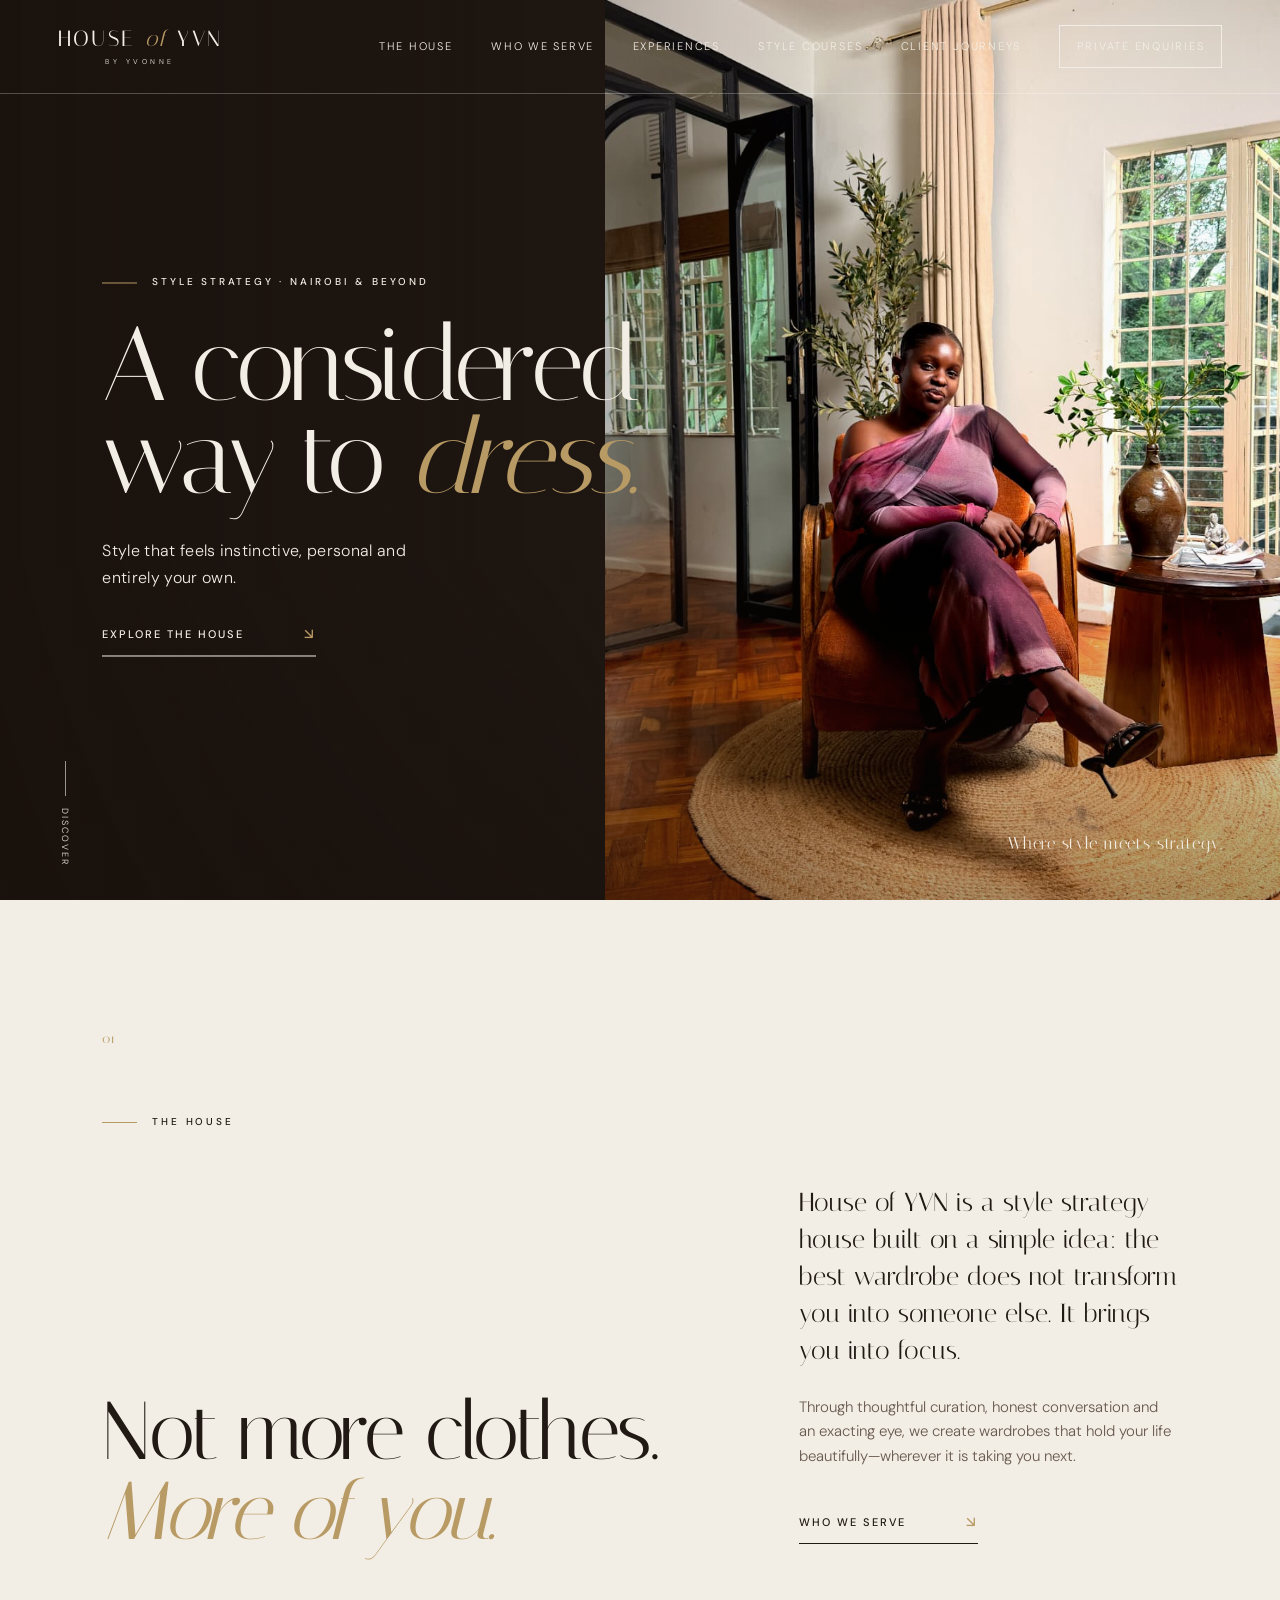
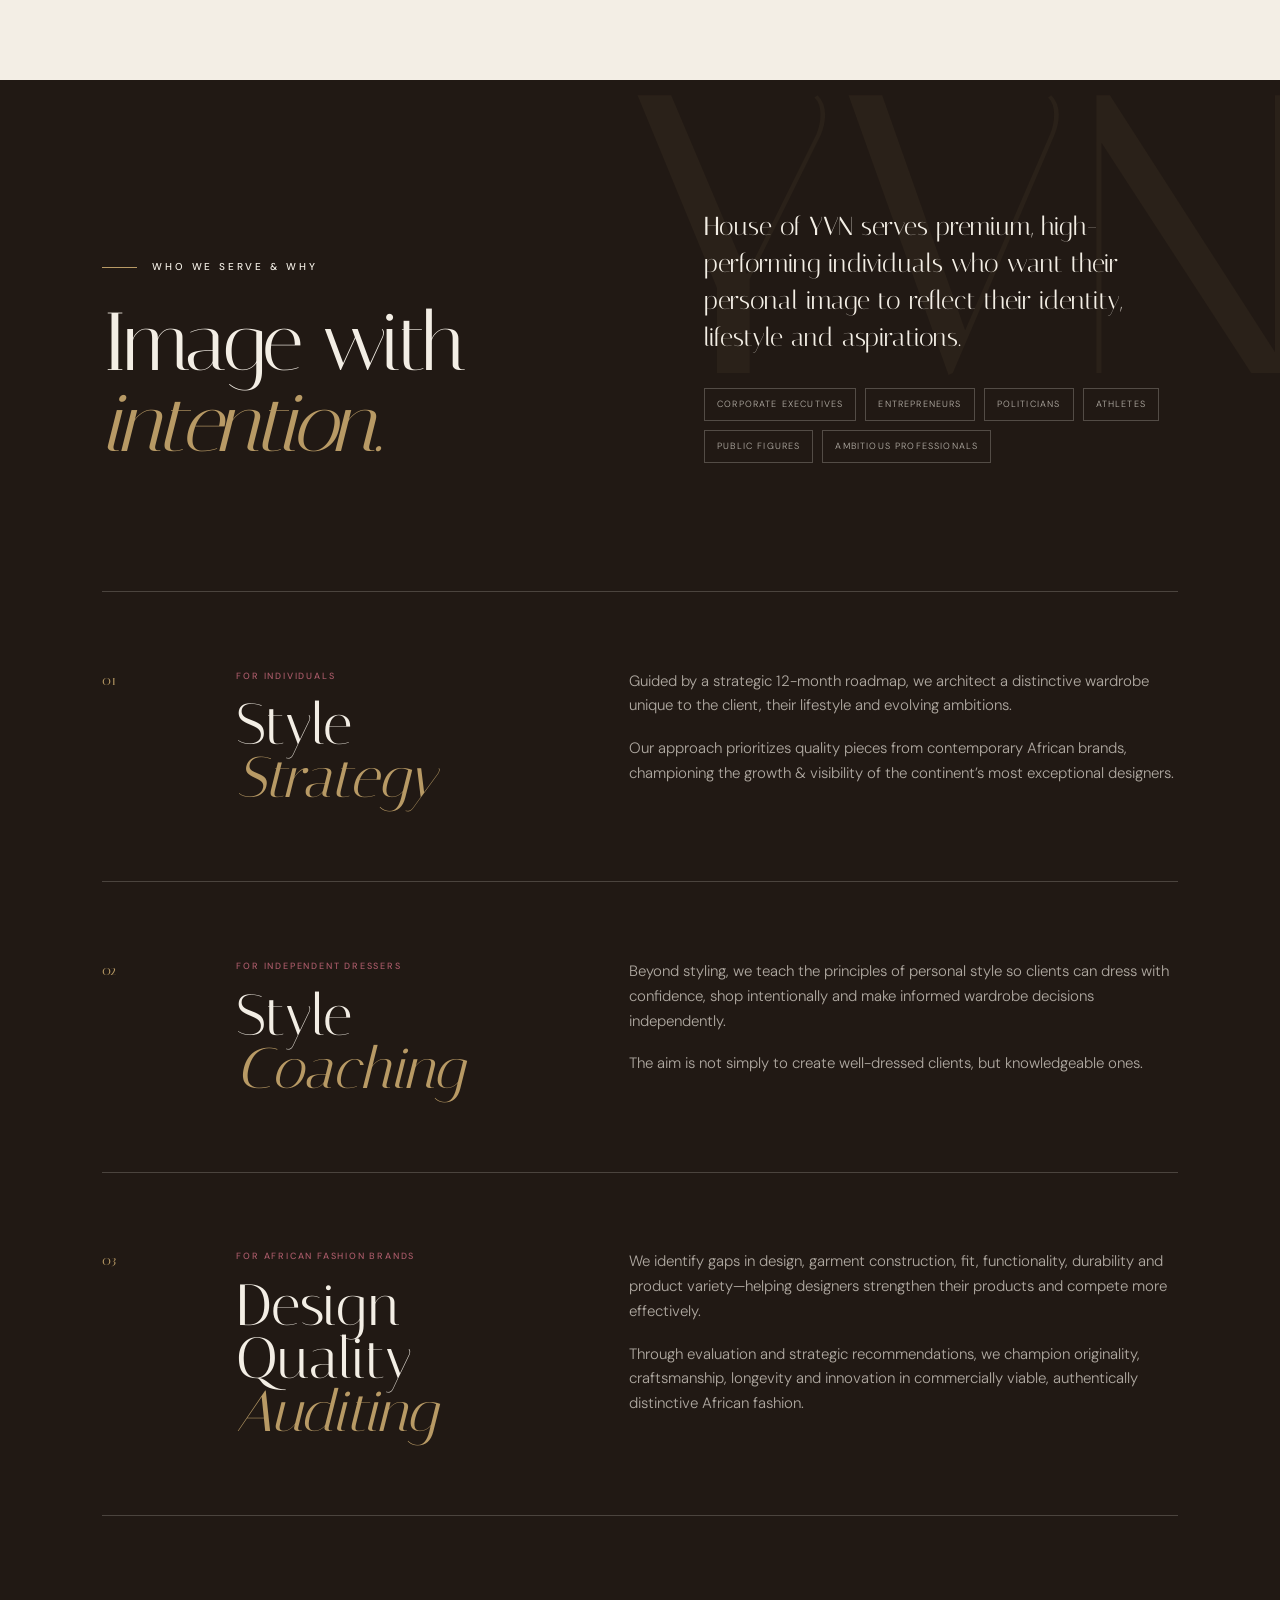
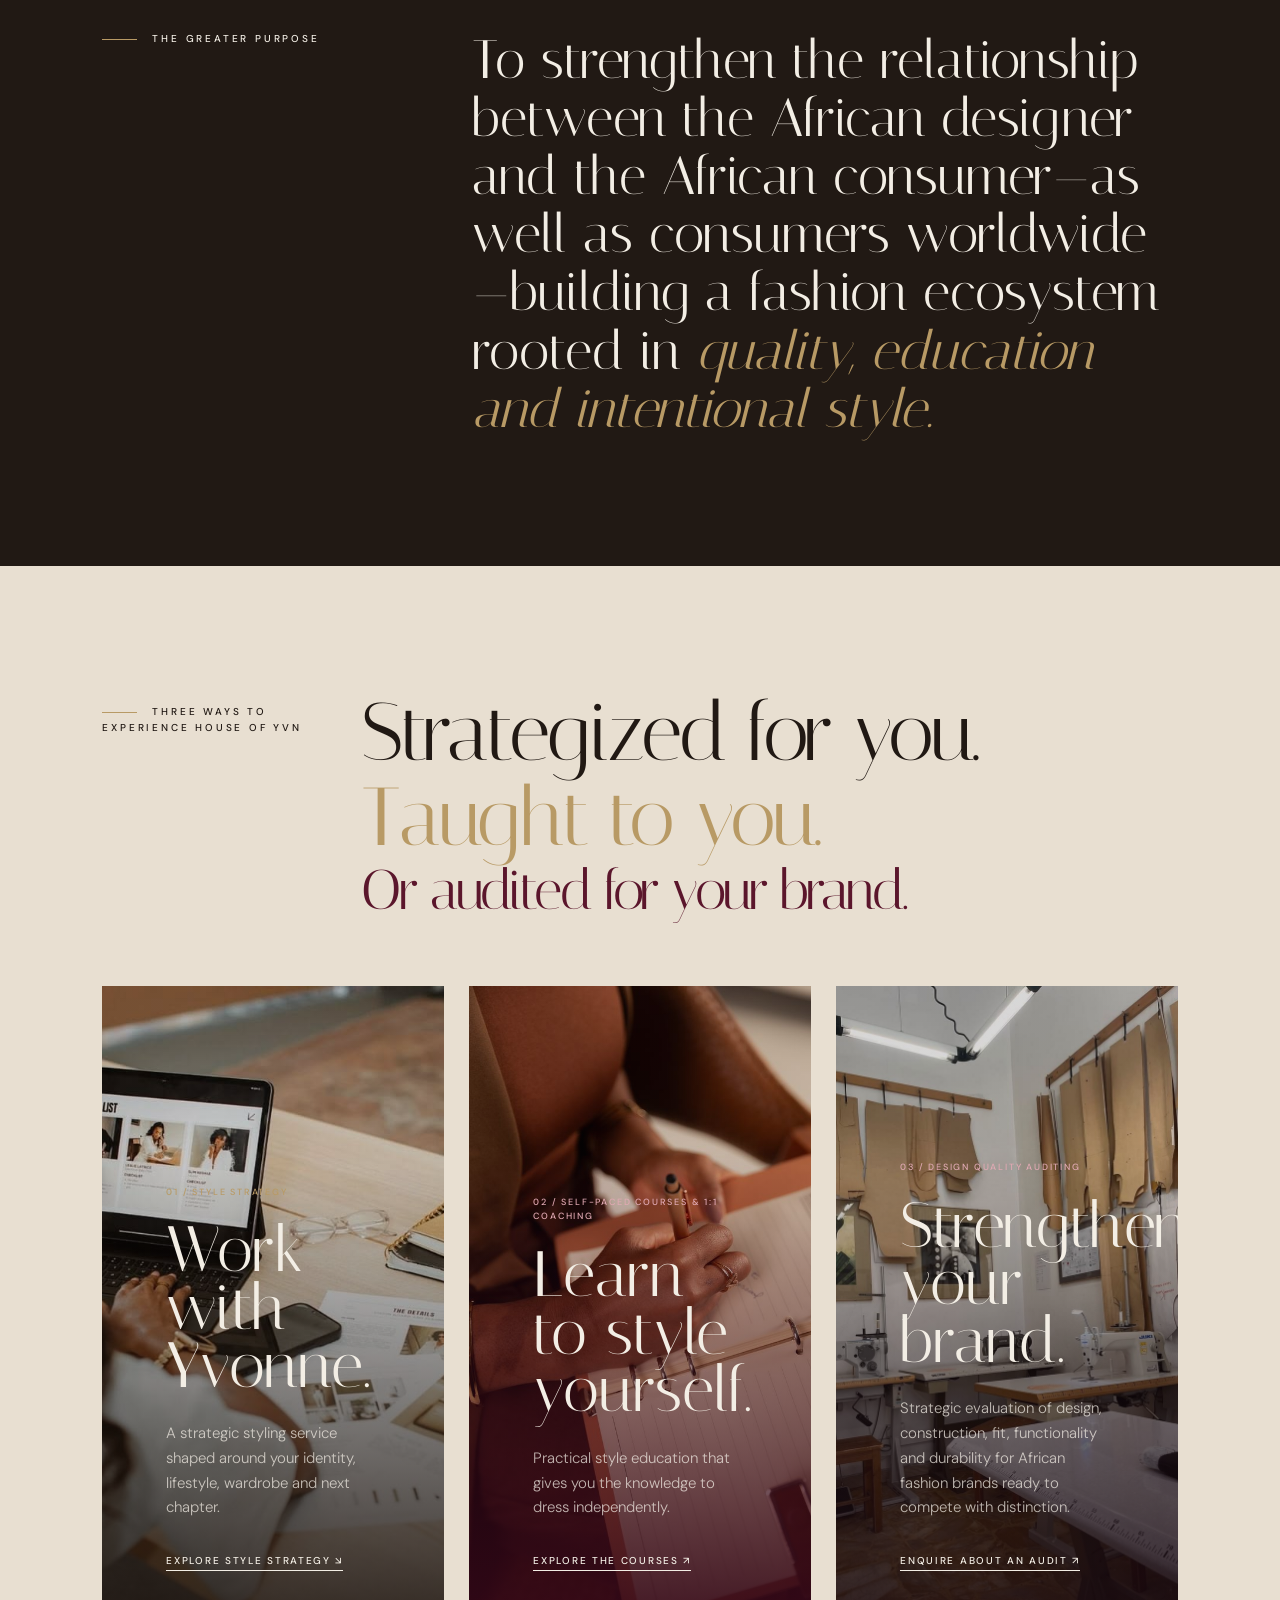
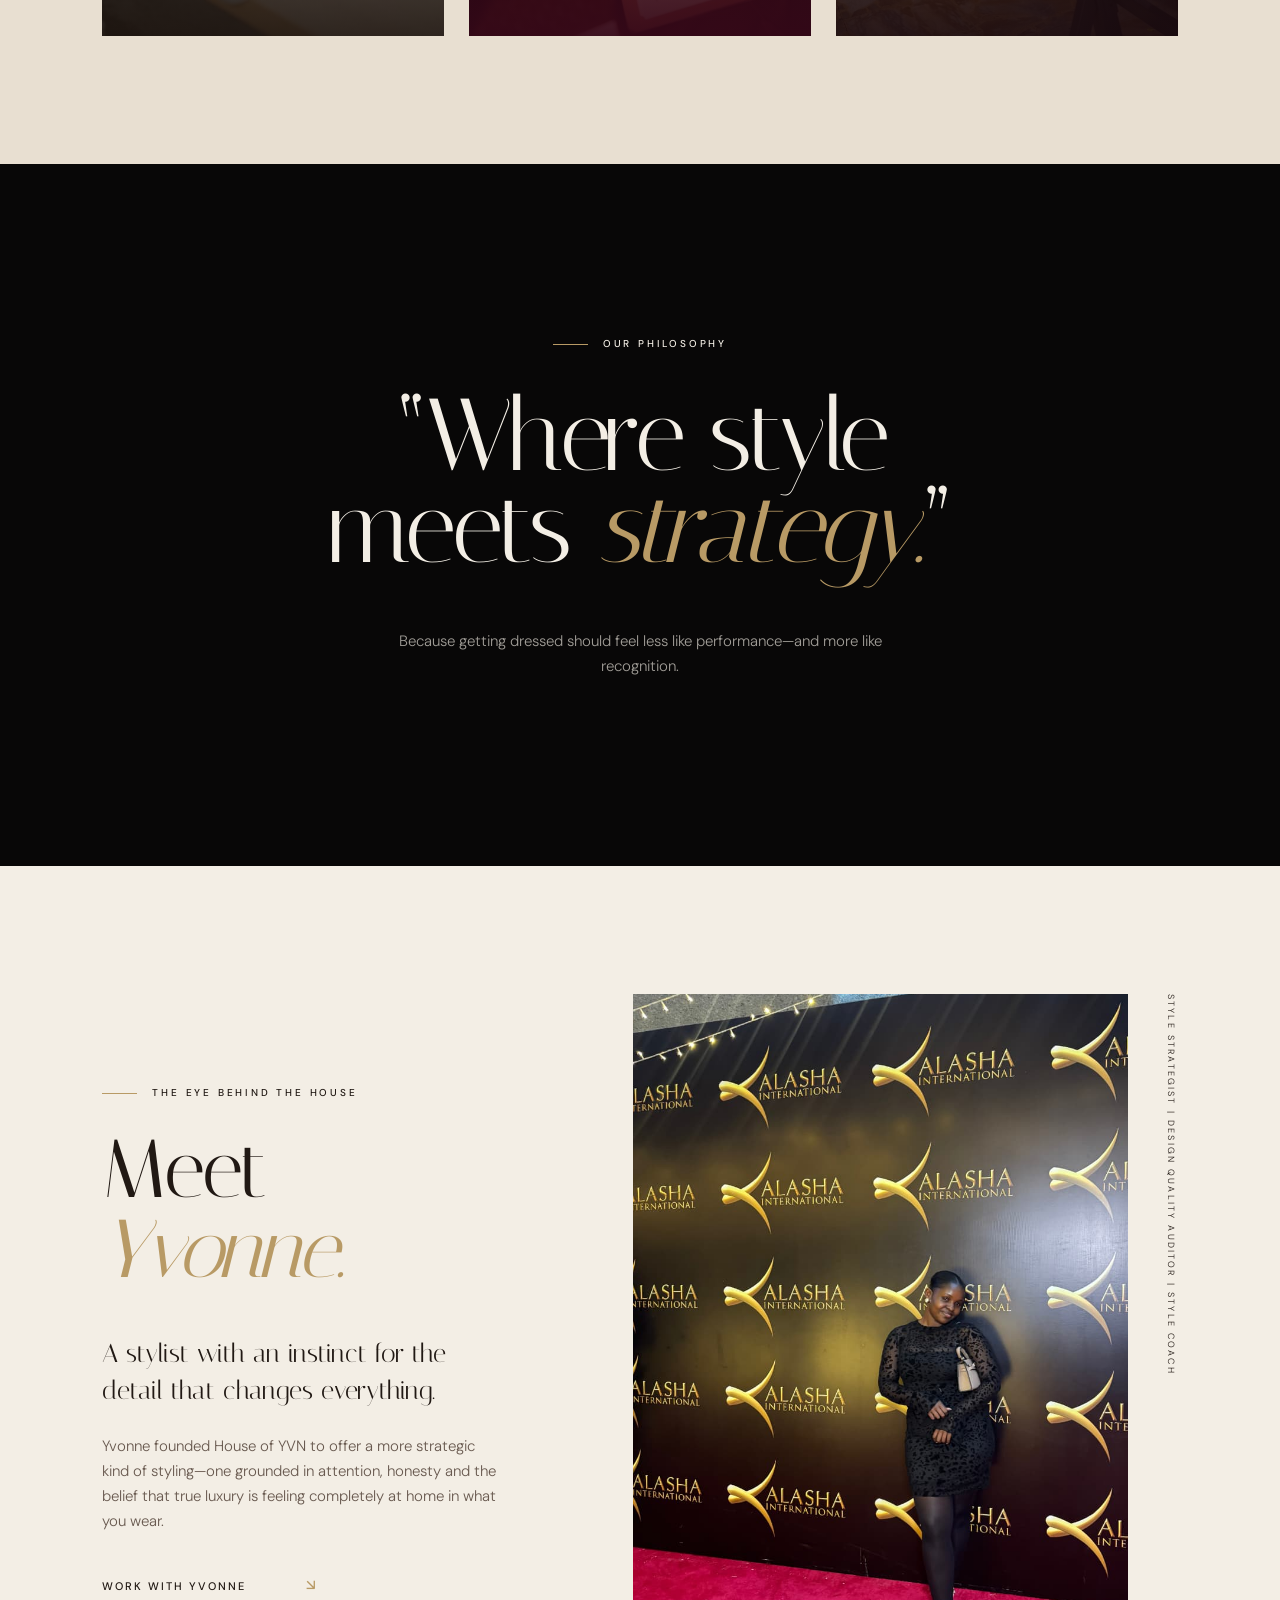
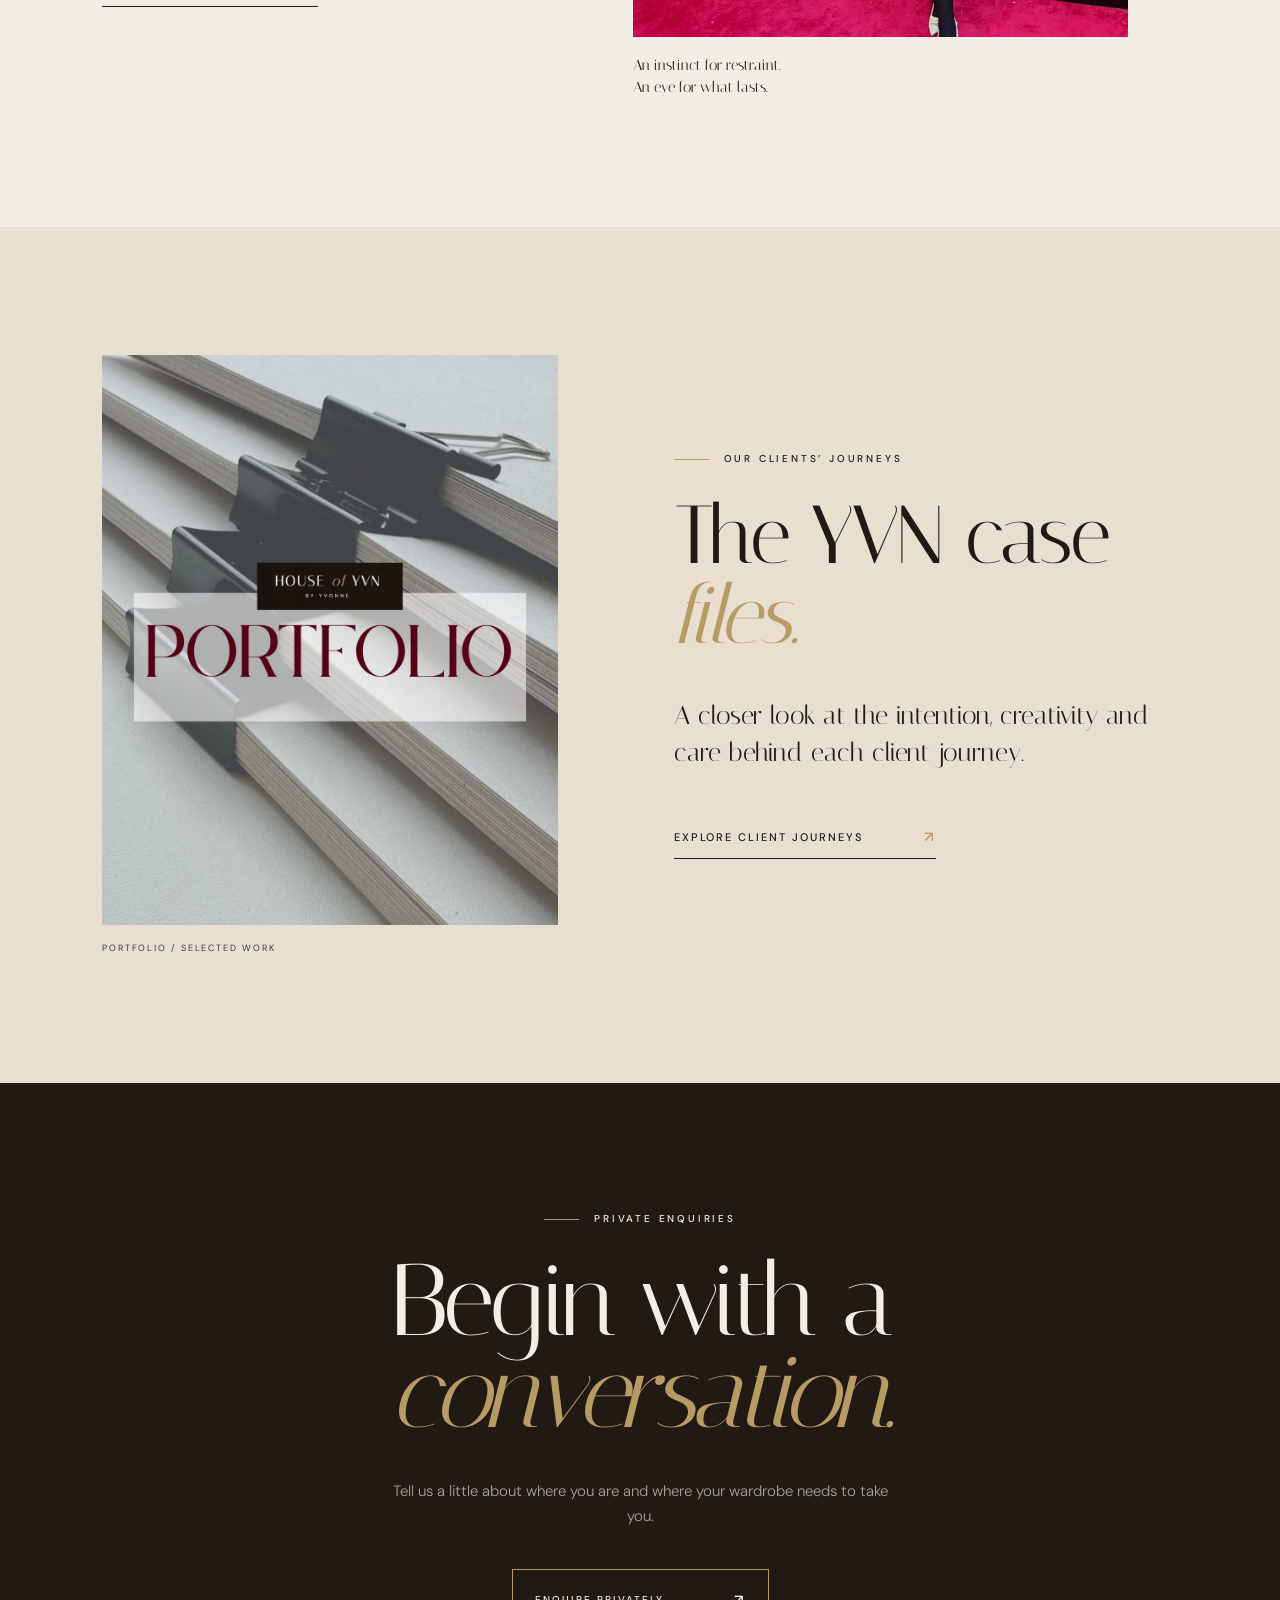
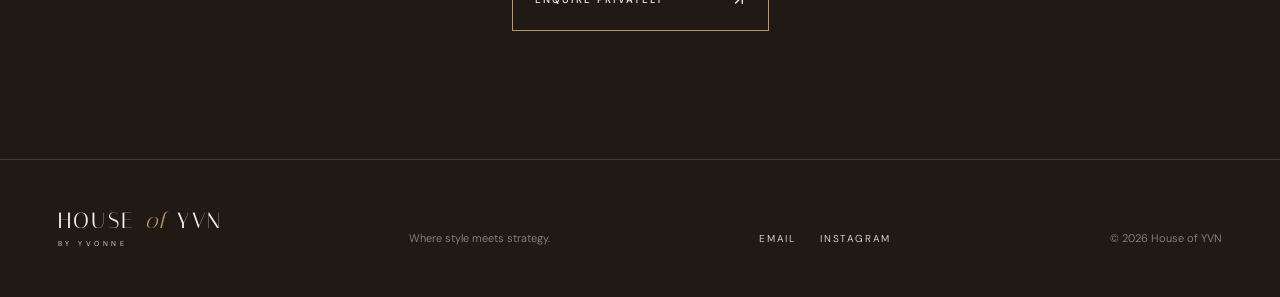
<file: index.html>
<!doctype html>
<html lang="en">
  <head>
    <meta charset="UTF-8" />
    <meta name="viewport" content="width=device-width, initial-scale=1.0" />
    <meta name="description" content="House of YVN is a style strategy house creating considered wardrobes, confident dressers and stronger African fashion brands." />
    <meta name="theme-color" content="#211914" />
    <meta property="og:title" content="House of YVN | By Yvonne" />
    <meta property="og:description" content="Where style meets strategy. Style strategy, coaching and design quality auditing." />
    <meta property="og:type" content="website" />
    <meta property="og:image" content="assets/hero-yvonne-original.jpeg" />
    <title>House of YVN | By Yvonne</title>
    <link rel="icon" href="assets/favicon.svg" type="image/svg+xml" />
    <link rel="preconnect" href="https://fonts.googleapis.com" />
    <link rel="preconnect" href="https://fonts.gstatic.com" crossorigin />
    <link href="https://fonts.googleapis.com/css2?family=DM+Sans:wght@300;400;500&family=Italiana&display=swap" rel="stylesheet" />
    <link rel="stylesheet" href="styles.css" />
    <script src="script.js" defer></script>
  </head>
  <body>
    <a class="skip-link" href="#main">Skip to content</a>

    <header class="site-header" data-header>
      <a class="brand" href="#home" aria-label="House of YVN home">
        <span>HOUSE <i>of</i> YVN</span>
        <small>BY YVONNE</small>
      </a>
      <button class="menu-toggle" type="button" aria-expanded="false" aria-controls="site-nav">
        <span></span><span></span>
        <span class="sr-only">Open menu</span>
      </button>
      <nav id="site-nav" class="site-nav" aria-label="Main navigation">
        <a href="#the-house">The House</a>
        <a href="#who-we-serve">Who We Serve</a>
        <a href="#experiences">Experiences</a>
        <a href="courses/">Style Courses</a>
        <a href="portfolio/">Client Journeys</a>
        <a class="nav-enquire" href="#contact">Private enquiries</a>
      </nav>
    </header>

    <main id="main">
      <section id="home" class="hero" aria-labelledby="hero-title">
        <img class="hero-image" src="assets/hero-yvonne-original.jpeg" alt="Yvonne seated in a mauve dress in a warm, light-filled interior" />
        <div class="hero-wash"></div>
        <div class="hero-copy">
          <p class="eyebrow">Style strategy · Nairobi &amp; beyond</p>
          <h1 id="hero-title">A considered<br />way to <em>dress.</em></h1>
          <p class="hero-intro">Style that feels instinctive, personal and entirely your own.</p>
          <a class="text-link light" href="#experiences">Explore the house <span>↘</span></a>
        </div>
        <p class="hero-note">Where style meets strategy.</p>
        <a class="scroll-cue" href="#the-house" aria-label="Scroll to The House"><span></span>Discover</a>
      </section>

      <section id="the-house" class="manifesto section-pad">
        <div class="section-number">01</div>
        <p class="eyebrow reveal">The House</p>
        <div class="manifesto-grid">
          <h2 class="display reveal">Not more clothes.<br /><em>More of you.</em></h2>
          <div class="manifesto-copy reveal">
            <p class="lead">House of YVN is a style strategy house built on a simple idea: the best wardrobe does not transform you into someone else. It brings you into focus.</p>
            <p>Through thoughtful curation, honest conversation and an exacting eye, we create wardrobes that hold your life beautifully—wherever it is taking you next.</p>
            <a class="text-link" href="#who-we-serve">Who we serve <span>↘</span></a>
          </div>
        </div>
      </section>

      <section id="who-we-serve" class="audience section-pad" aria-labelledby="audience-title">
        <div class="audience-intro reveal">
          <div>
            <p class="eyebrow">Who we serve &amp; why</p>
            <h2 id="audience-title" class="display">Image with<br /><em>intention.</em></h2>
          </div>
          <div class="audience-statement">
            <p class="lead">House of YVN serves premium, high-performing individuals who want their personal image to reflect their identity, lifestyle and aspirations.</p>
            <div class="audience-list" aria-label="House of YVN clients">
              <span>Corporate executives</span>
              <span>Entrepreneurs</span>
              <span>Politicians</span>
              <span>Athletes</span>
              <span>Public figures</span>
              <span>Ambitious professionals</span>
            </div>
          </div>
        </div>

        <div class="divisions" aria-label="House of YVN divisions">
          <article class="division reveal">
            <span class="division-number">01</span>
            <div class="division-heading">
              <p>For individuals</p>
              <h3>Style<br /><em>Strategy</em></h3>
            </div>
            <div class="division-copy">
              <p>Guided by a strategic 12-month roadmap, we architect a distinctive wardrobe unique to the client, their lifestyle and evolving ambitions.</p>
              <p>Our approach prioritizes quality pieces from contemporary African brands, championing the growth &amp; visibility of the continent’s most exceptional designers.</p>
            </div>
          </article>

          <article class="division reveal">
            <span class="division-number">02</span>
            <div class="division-heading">
              <p>For independent dressers</p>
              <h3>Style<br /><em>Coaching</em></h3>
            </div>
            <div class="division-copy">
              <p>Beyond styling, we teach the principles of personal style so clients can dress with confidence, shop intentionally and make informed wardrobe decisions independently.</p>
              <p>The aim is not simply to create well-dressed clients, but knowledgeable ones.</p>
            </div>
          </article>

          <article class="division reveal">
            <span class="division-number">03</span>
            <div class="division-heading">
              <p>For African fashion brands</p>
              <h3>Design Quality<br /><em>Auditing</em></h3>
            </div>
            <div class="division-copy">
              <p>We identify gaps in design, garment construction, fit, functionality, durability and product variety—helping designers strengthen their products and compete more effectively.</p>
              <p>Through evaluation and strategic recommendations, we champion originality, craftsmanship, longevity and innovation in commercially viable, authentically distinctive African fashion.</p>
            </div>
          </article>
        </div>

        <div class="audience-purpose reveal">
          <p class="eyebrow">The greater purpose</p>
          <p>To strengthen the relationship between the African designer and the African consumer—as well as consumers worldwide—building a fashion ecosystem rooted in <em>quality, education and intentional style.</em></p>
        </div>
      </section>

      <section id="experiences" class="pathways section-pad" aria-labelledby="pathways-title">
        <div class="pathways-heading reveal">
          <p class="eyebrow">Three ways to experience House of YVN</p>
          <h2 id="pathways-title" class="display pathways-statement">
            <span>Strategized for you.</span>
            <em>Taught to you.</em>
            <strong>Or audited for your brand.</strong>
          </h2>
        </div>
        <div class="pathways-grid">
          <a class="pathway-card reveal" href="#contact">
            <img src="assets/style-strategy-original.jpeg" alt="A style strategy session with a digital mood board and editorial references" />
            <div class="pathway-overlay"></div>
            <div class="pathway-content">
              <span>01 / Style strategy</span>
              <h3>Work with<br />Yvonne.</h3>
              <p>A strategic styling service shaped around your identity, lifestyle, wardrobe and next chapter.</p>
              <strong>Explore style strategy ↘</strong>
            </div>
          </a>
          <a class="pathway-card reveal" href="courses/">
            <img src="assets/style-coaching-original.jpeg" alt="A client writing in a style coaching workbook" />
            <div class="pathway-overlay"></div>
            <div class="pathway-content">
              <span>02 / Self-paced courses &amp; 1:1 coaching</span>
              <h3>Learn to style<br />yourself.</h3>
              <p>Practical style education that gives you the knowledge to dress independently.</p>
              <strong>Explore the courses ↗</strong>
            </div>
          </a>
          <a class="pathway-card pathway-card--audit reveal" href="#contact">
            <img src="assets/design-quality-auditing-original.jpeg" alt="Fashion patterns and industrial sewing machines in an atelier" />
            <div class="pathway-overlay"></div>
            <div class="pathway-content">
              <span>03 / Design quality auditing</span>
              <h3>Strengthen<br />your brand.</h3>
              <p>Strategic evaluation of design, construction, fit, functionality and durability for African fashion brands ready to compete with distinction.</p>
              <strong>Enquire about an audit ↗</strong>
            </div>
          </a>
        </div>
      </section>

      <section class="philosophy section-pad" aria-label="Brand philosophy">
        <p class="eyebrow reveal">Our philosophy</p>
        <blockquote class="reveal">“Where style<br />meets <em>strategy.</em>”</blockquote>
        <p class="reveal">Because getting dressed should feel less like performance—and more like recognition.</p>
      </section>

      <section class="founder section-pad">
        <div class="founder-copy reveal">
          <p class="eyebrow">The eye behind the house</p>
          <h2 class="display">Meet<br /><em>Yvonne.</em></h2>
          <p class="lead">A stylist with an instinct for the detail that changes everything.</p>
          <p>Yvonne founded House of YVN to offer a more strategic kind of styling—one grounded in attention, honesty and the belief that true luxury is feeling completely at home in what you wear.</p>
          <a class="text-link" href="#contact">Work with Yvonne <span>↘</span></a>
        </div>
        <div class="founder-image-wrap reveal">
          <span class="vertical-note">Style Strategist | Design Quality Auditor | Style Coach</span>
          <img src="assets/founder-yvonne-v2.jpeg" alt="Yvonne in a black dress at the Alasha International event" loading="lazy" />
          <p class="image-caption">An instinct for restraint.<br />An eye for what lasts.</p>
        </div>
      </section>

      <section id="client-journeys" class="portfolio section-pad" aria-labelledby="portfolio-title">
        <div class="portfolio-image reveal">
          <img src="assets/client-portfolio-original.jpeg" alt="House of YVN portfolio cover arranged over bound project books" loading="lazy" />
          <span>Portfolio / selected work</span>
        </div>
        <div class="portfolio-copy reveal">
          <p class="eyebrow">Our clients’ journeys</p>
          <h2 id="portfolio-title" class="display">The YVN case<br /><em>files.</em></h2>
          <p class="lead">A closer look at the intention, creativity and care behind each client journey.</p>
          <a class="text-link" href="portfolio/">Explore client journeys <span>↗</span></a>
        </div>
      </section>

      <section id="contact" class="contact section-pad">
        <div class="contact-inner reveal">
          <p class="eyebrow">Private enquiries</p>
          <h2>Begin with a<br /><em>conversation.</em></h2>
          <p>Tell us a little about where you are and where your wardrobe needs to take you.</p>
          <a class="button" href="mailto:styledbyyvn@gmail.com?subject=House%20of%20YVN%20enquiry">Enquire privately <span>↗</span></a>
        </div>
      </section>
    </main>

    <footer class="site-footer">
      <div class="footer-brand">
        <span>HOUSE <i>of</i> YVN</span>
        <small>BY YVONNE</small>
      </div>
      <p>Where style meets strategy.</p>
      <div class="footer-links">
        <a href="mailto:styledbyyvn@gmail.com">Email</a>
        <a href="https://www.instagram.com/houseofyvn/" target="_blank" rel="noreferrer">Instagram</a>
      </div>
      <p class="copyright">© <span data-year></span> House of YVN</p>
    </footer>
  </body>
</html>
</file>
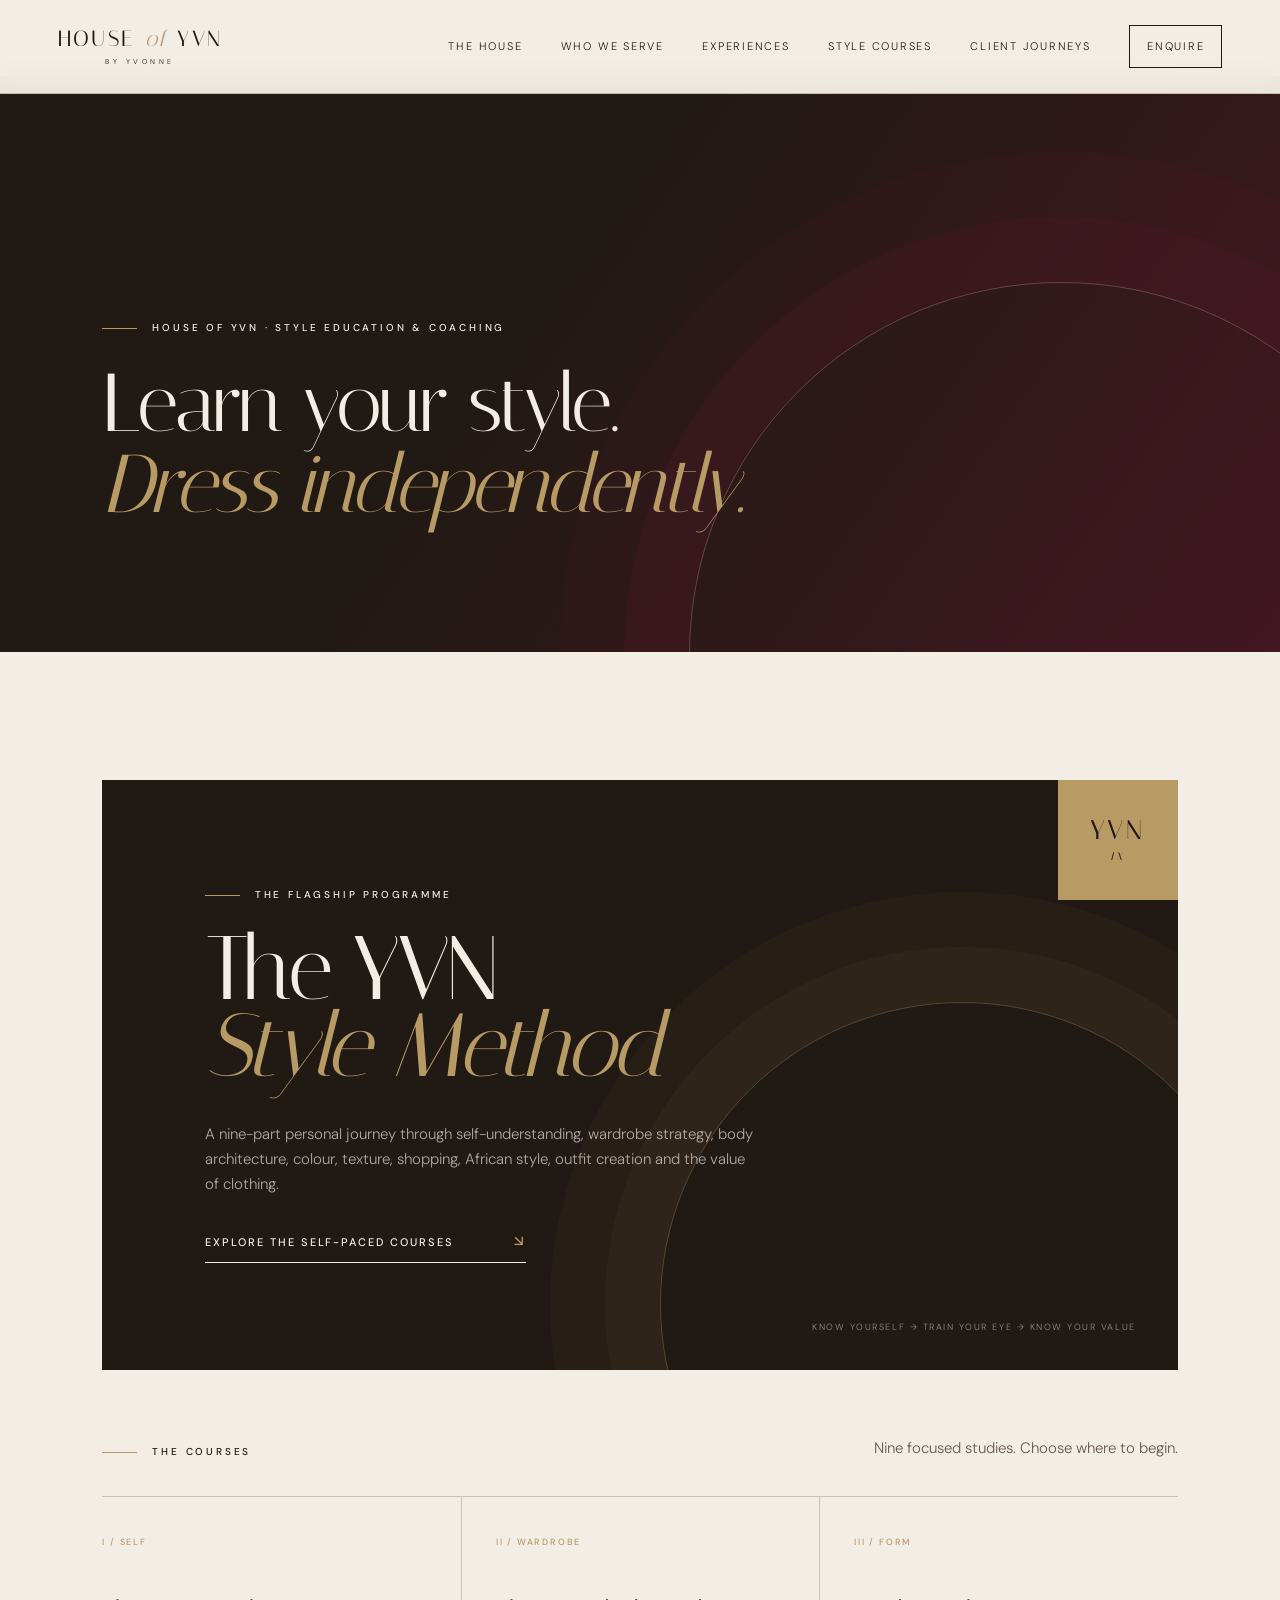
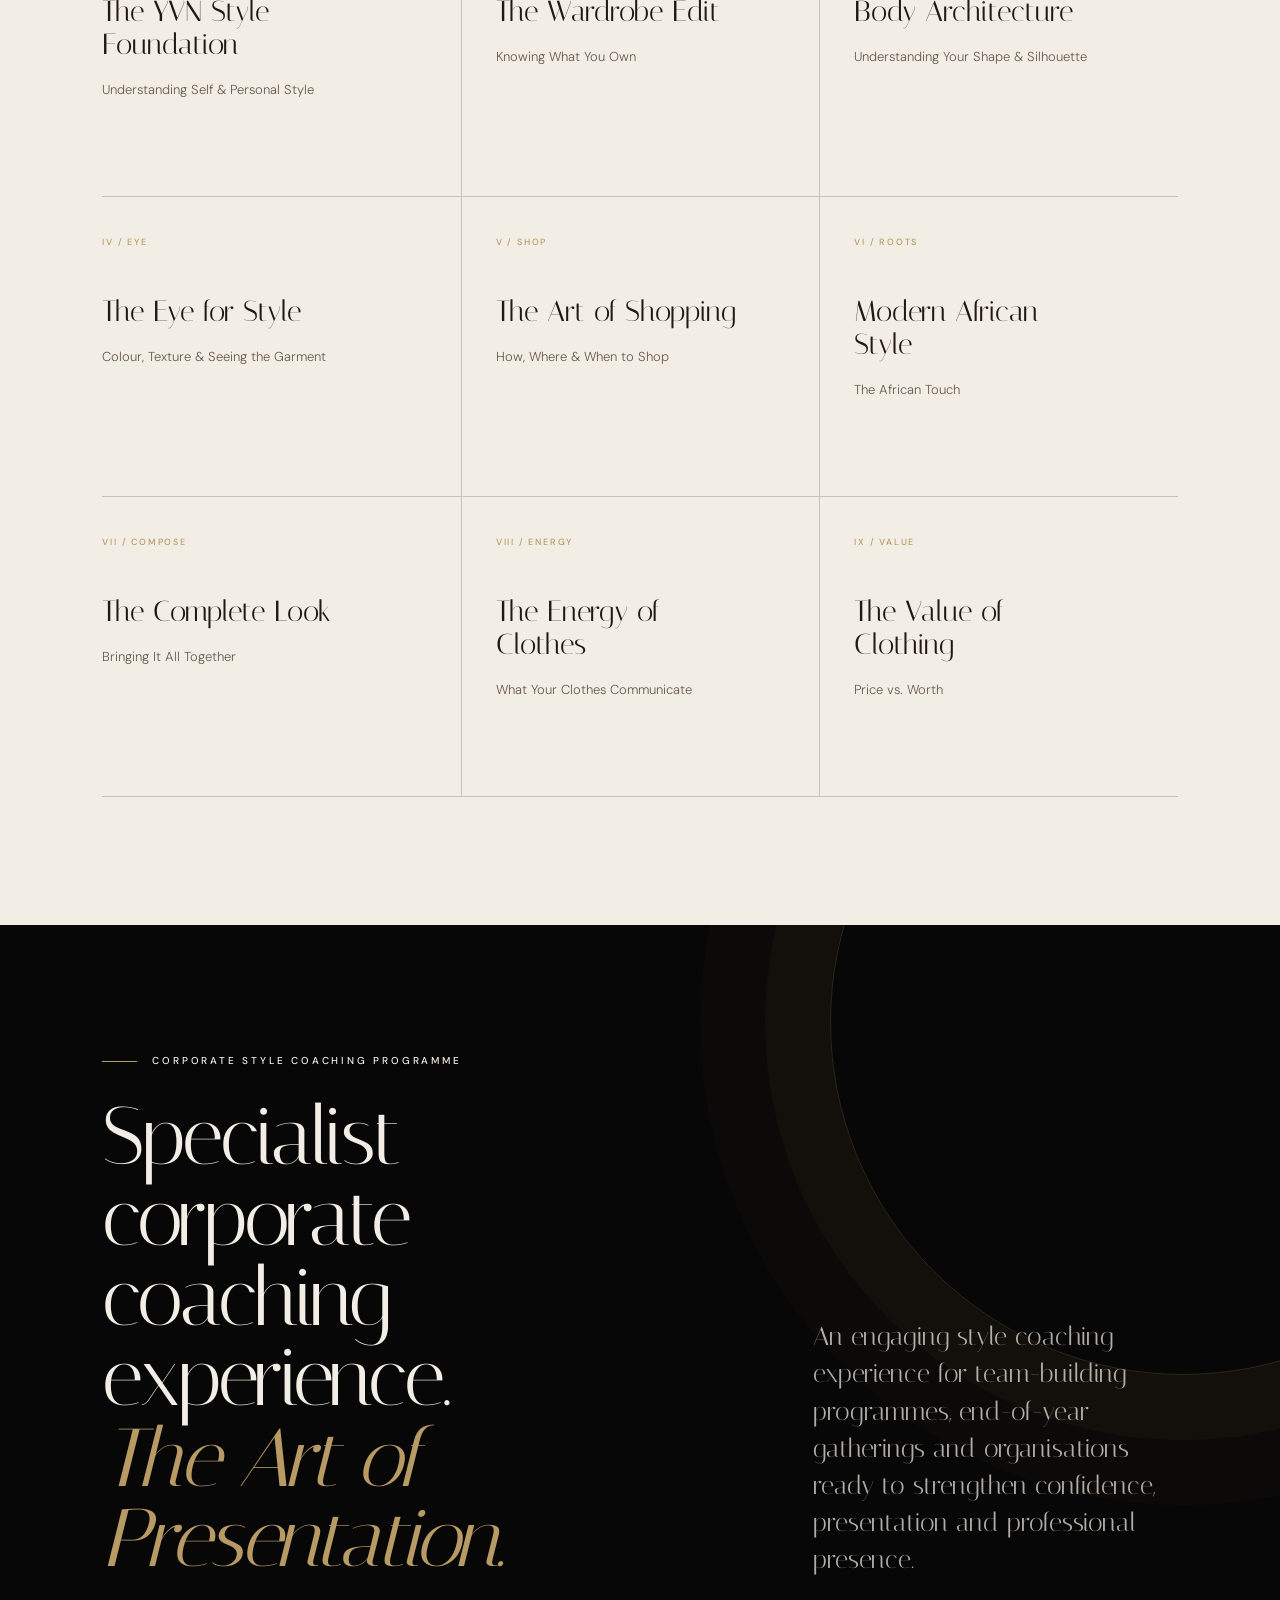
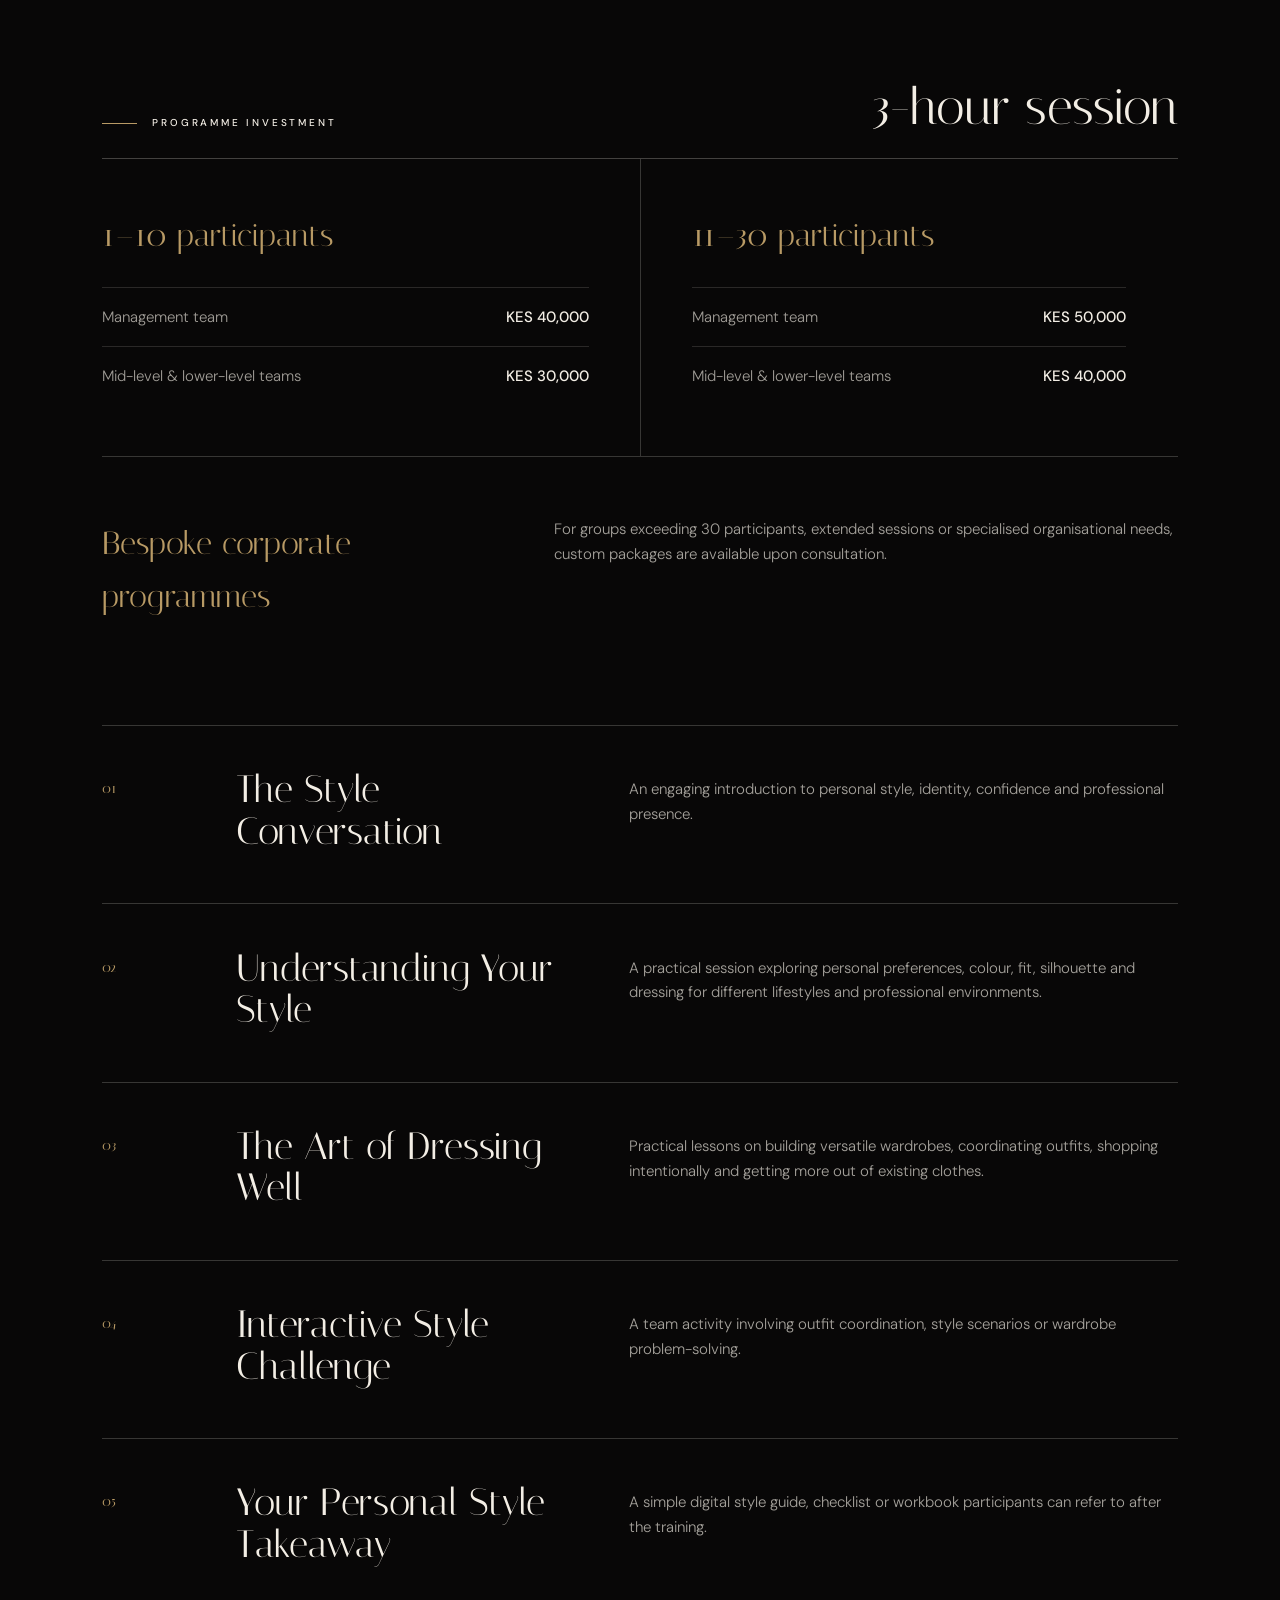
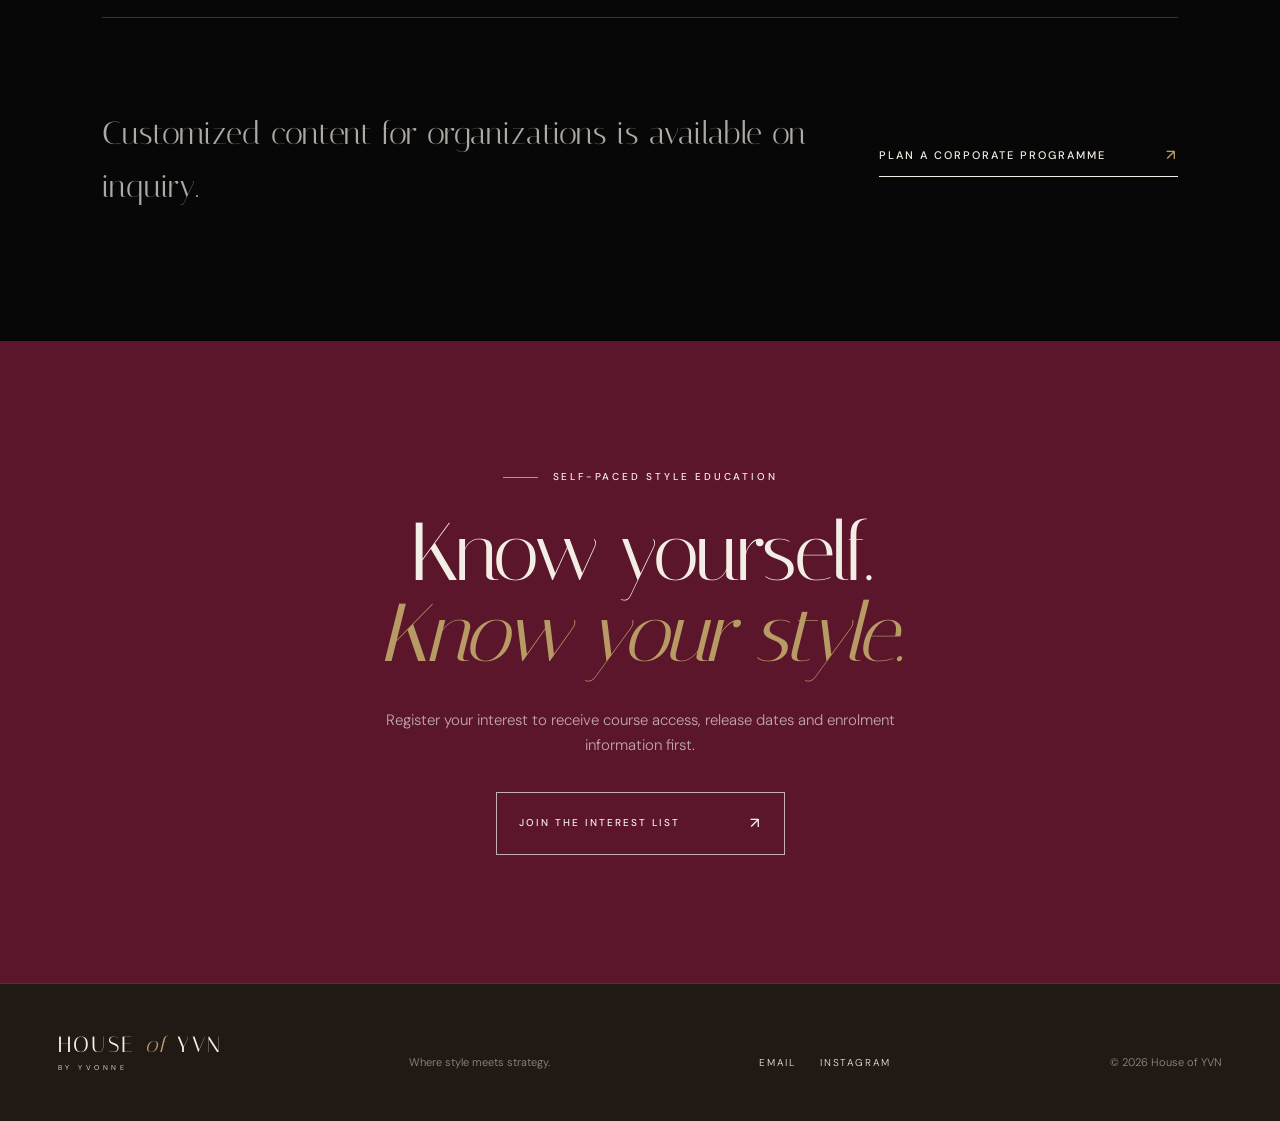
<file: courses/index.html>
<!doctype html>
<html lang="en">
  <head>
    <meta charset="UTF-8" />
    <meta name="viewport" content="width=device-width, initial-scale=1.0" />
    <meta name="description" content="Explore House of YVN self-paced style courses, personal coaching and corporate style coaching programmes for teams and organisations." />
    <meta name="theme-color" content="#211914" />
    <title>Style Courses &amp; Coaching | House of YVN</title>
    <link rel="icon" href="../assets/favicon.svg" type="image/svg+xml" />
    <link rel="preconnect" href="https://fonts.googleapis.com" />
    <link rel="preconnect" href="https://fonts.gstatic.com" crossorigin />
    <link href="https://fonts.googleapis.com/css2?family=DM+Sans:wght@300;400;500&family=Italiana&display=swap" rel="stylesheet" />
    <link rel="stylesheet" href="../styles.css" />
    <script src="../script.js" defer></script>
  </head>
  <body>
    <a class="skip-link" href="#main">Skip to content</a>
    <header class="site-header inner-header" data-header>
      <a class="brand" href="../index.html" aria-label="House of YVN home"><span>HOUSE <i>of</i> YVN</span><small>BY YVONNE</small></a>
      <button class="menu-toggle" type="button" aria-expanded="false" aria-controls="site-nav"><span></span><span></span><span class="sr-only">Open menu</span></button>
      <nav id="site-nav" class="site-nav" aria-label="Main navigation">
        <a href="../index.html#the-house">The House</a>
        <a href="../index.html#who-we-serve">Who We Serve</a>
        <a href="../index.html#experiences">Experiences</a>
        <a href="index.html">Style Courses</a>
        <a href="../index.html#client-journeys">Client Journeys</a>
        <a class="nav-enquire" href="mailto:styledbyyvn@gmail.com?subject=House%20of%20YVN%20enquiry">Enquire</a>
      </nav>
    </header>
    <main id="main" class="course-main">
      <section class="school-page-hero section-pad">
        <div class="reveal">
          <p class="eyebrow">House of YVN · Style education &amp; coaching</p>
          <h1 class="display">Learn your style.<br /><em>Dress independently.</em></h1>
        </div>
      </section>
      <section class="flagship-section section-pad" aria-labelledby="flagship-title">
        <div class="school-program reveal">
          <div class="program-mark" aria-hidden="true">YVN<br /><i>IX</i></div>
          <div class="program-copy">
            <p class="eyebrow">The flagship programme</p>
            <h2 id="flagship-title">The YVN<br /><em>Style Method</em></h2>
            <p>A nine-part personal journey through self-understanding, wardrobe strategy, body architecture, colour, texture, shopping, African style, outfit creation and the value of clothing.</p>
            <a class="text-link light" href="#courses">Explore the self-paced courses <span>↘</span></a>
          </div>
          <p class="program-journey">Know yourself → Train your eye → Know your value</p>
        </div>
      </section>
      <section id="courses" class="section-pad">
        <div class="curriculum-heading reveal"><p class="eyebrow">The courses</p><p>Nine focused studies. Choose where to begin.</p></div>
        <div class="curriculum-grid">
          <a class="course-card reveal" href="style-foundation.html">
            <span>I / Self</span>
            <h3>The YVN Style Foundation</h3>
            <p>Understanding Self & Personal Style</p>
          </a>
          <a class="course-card reveal" href="wardrobe-edit.html">
            <span>II / Wardrobe</span>
            <h3>The Wardrobe Edit</h3>
            <p>Knowing What You Own</p>
          </a>
          <a class="course-card reveal" href="body-architecture.html">
            <span>III / Form</span>
            <h3>Body Architecture</h3>
            <p>Understanding Your Shape & Silhouette</p>
          </a>
          <a class="course-card reveal" href="eye-for-style.html">
            <span>IV / Eye</span>
            <h3>The Eye for Style</h3>
            <p>Colour, Texture & Seeing the Garment</p>
          </a>
          <a class="course-card reveal" href="art-of-shopping.html">
            <span>V / Shop</span>
            <h3>The Art of Shopping</h3>
            <p>How, Where & When to Shop</p>
          </a>
          <a class="course-card reveal" href="modern-african-style.html">
            <span>VI / Roots</span>
            <h3>Modern African Style</h3>
            <p>The African Touch</p>
          </a>
          <a class="course-card reveal" href="complete-look.html">
            <span>VII / Compose</span>
            <h3>The Complete Look</h3>
            <p>Bringing It All Together</p>
          </a>
          <a class="course-card reveal" href="energy-of-clothes.html">
            <span>VIII / Energy</span>
            <h3>The Energy of Clothes</h3>
            <p>What Your Clothes Communicate</p>
          </a>
          <a class="course-card reveal" href="value-of-clothing.html">
            <span>IX / Value</span>
            <h3>The Value of Clothing</h3>
            <p>Price vs. Worth</p>
          </a>
        </div>
      </section>
      <section id="corporate-coaching" class="corporate-coaching section-pad" aria-labelledby="corporate-title">
        <div class="corporate-intro reveal">
          <div>
            <p class="eyebrow">Corporate style coaching programme</p>
            <h2 id="corporate-title" class="display">Specialist corporate<br />coaching experience.<br /><em>The Art of Presentation.</em></h2>
          </div>
          <p class="lead">An engaging style coaching experience for team-building programmes, end-of-year gatherings and organisations ready to strengthen confidence, presentation and professional presence.</p>
        </div>

        <section class="corporate-pricing reveal" aria-labelledby="pricing-title">
          <div class="corporate-pricing-heading">
            <p class="eyebrow">Programme investment</p>
            <h3 id="pricing-title">3-hour session</h3>
          </div>
          <div class="pricing-tiers">
            <article class="pricing-tier">
              <h4>1–10 participants</h4>
              <dl>
                <div><dt>Management team</dt><dd>KES 40,000</dd></div>
                <div><dt>Mid-level &amp; lower-level teams</dt><dd>KES 30,000</dd></div>
              </dl>
            </article>
            <article class="pricing-tier">
              <h4>11–30 participants</h4>
              <dl>
                <div><dt>Management team</dt><dd>KES 50,000</dd></div>
                <div><dt>Mid-level &amp; lower-level teams</dt><dd>KES 40,000</dd></div>
              </dl>
            </article>
          </div>
          <div class="bespoke-pricing">
            <h4>Bespoke corporate programmes</h4>
            <p>For groups exceeding 30 participants, extended sessions or specialised organisational needs, custom packages are available upon consultation.</p>
          </div>
        </section>

        <ol class="corporate-modules">
          <li class="corporate-module reveal">
            <span>01</span>
            <h3>The Style Conversation</h3>
            <p>An engaging introduction to personal style, identity, confidence and professional presence.</p>
          </li>
          <li class="corporate-module reveal">
            <span>02</span>
            <h3>Understanding Your Style</h3>
            <p>A practical session exploring personal preferences, colour, fit, silhouette and dressing for different lifestyles and professional environments.</p>
          </li>
          <li class="corporate-module reveal">
            <span>03</span>
            <h3>The Art of Dressing Well</h3>
            <p>Practical lessons on building versatile wardrobes, coordinating outfits, shopping intentionally and getting more out of existing clothes.</p>
          </li>
          <li class="corporate-module reveal">
            <span>04</span>
            <h3>Interactive Style Challenge</h3>
            <p>A team activity involving outfit coordination, style scenarios or wardrobe problem-solving.</p>
          </li>
          <li class="corporate-module reveal">
            <span>05</span>
            <h3>Your Personal Style Takeaway</h3>
            <p>A simple digital style guide, checklist or workbook participants can refer to after the training.</p>
          </li>
        </ol>

        <div class="corporate-enquiry reveal">
          <p>Customized content for organizations is available on inquiry.</p>
          <a class="text-link light" href="mailto:styledbyyvn@gmail.com?subject=The%20Art%20of%20Presentation%20corporate%20coaching%20enquiry">Plan a corporate programme <span>↗</span></a>
        </div>
      </section>
      <section class="school-page-cta section-pad">
        <p class="eyebrow">Self-paced style education</p>
        <h2 class="display">Know yourself.<br /><em>Know your style.</em></h2>
        <p>Register your interest to receive course access, release dates and enrolment information first.</p>
        <a class="button" href="mailto:styledbyyvn@gmail.com?subject=YVN%20self-paced%20course%20enquiry">Join the interest list <span>↗</span></a>
      </section>
    </main>
    <footer class="site-footer">
      <div class="footer-brand"><span>HOUSE <i>of</i> YVN</span><small>BY YVONNE</small></div>
      <p>Where style meets strategy.</p>
      <div class="footer-links"><a href="mailto:styledbyyvn@gmail.com">Email</a><a href="https://www.instagram.com/houseofyvn/" target="_blank" rel="noreferrer">Instagram</a></div>
      <p class="copyright">© <span data-year></span> House of YVN</p>
    </footer>
  </body>
</html>
</file>
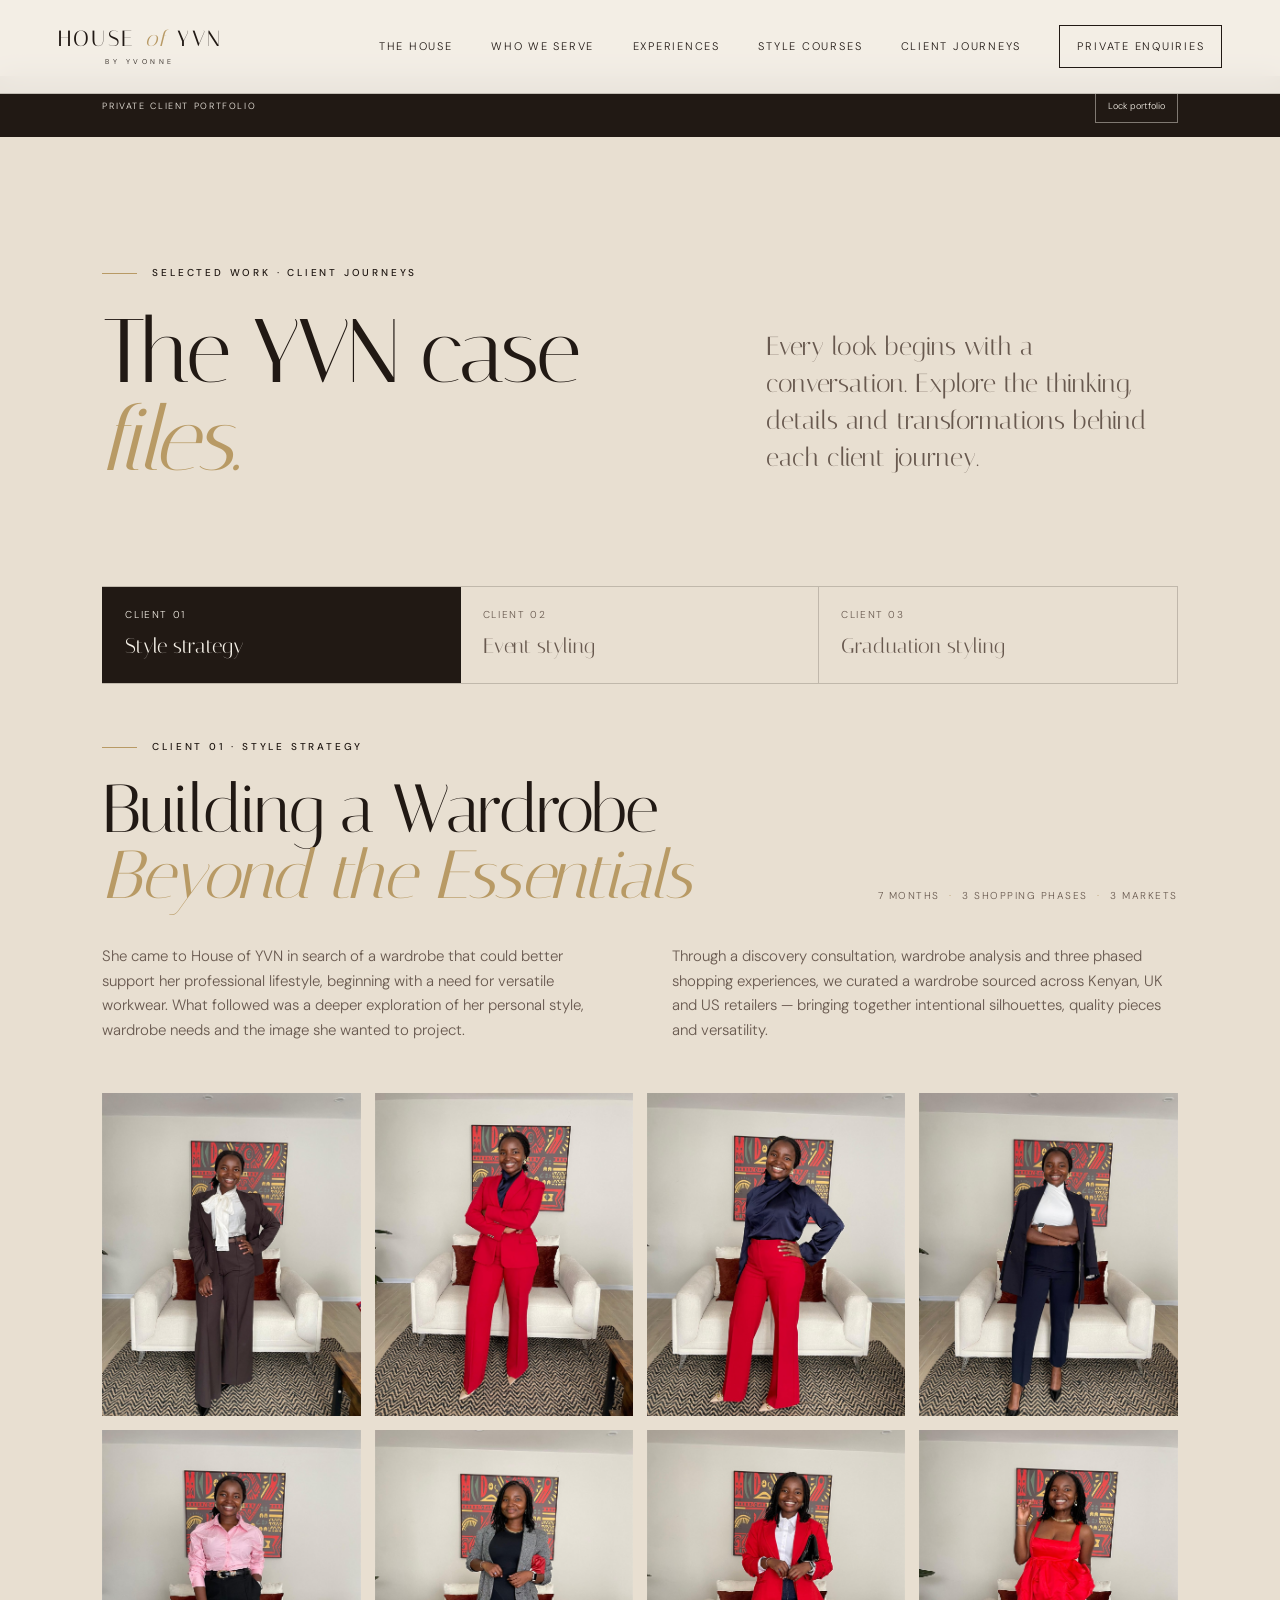
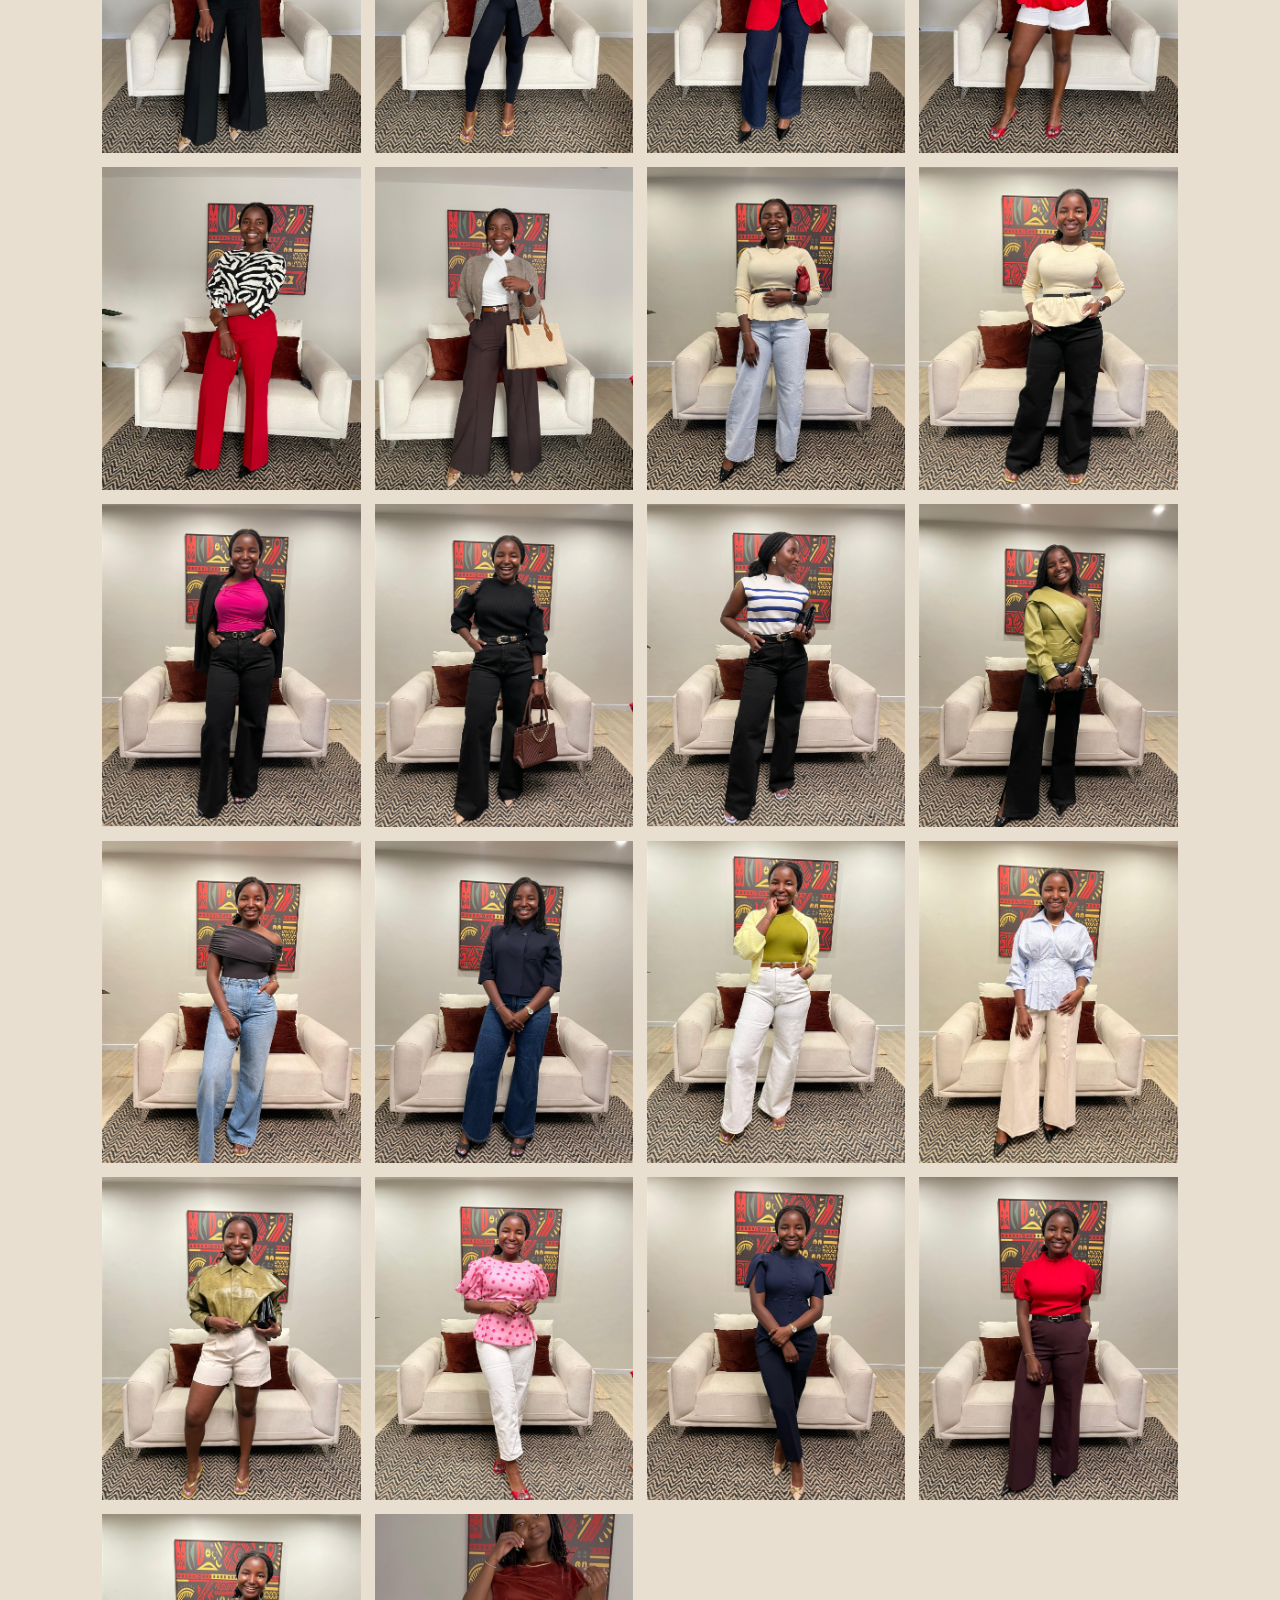
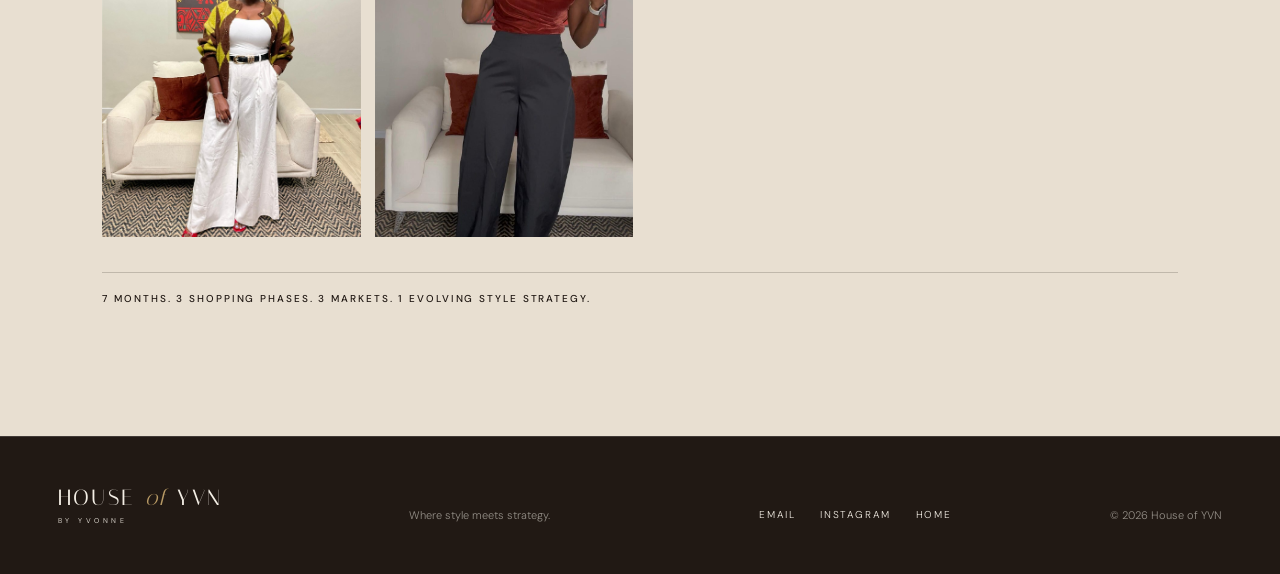
<file: portfolio/index.html>
<!doctype html>
<html lang="en">
  <head>
    <meta charset="UTF-8" />
    <meta name="viewport" content="width=device-width, initial-scale=1.0" />
    <meta name="description" content="Selected House of YVN client journeys in style strategy, event styling and bespoke graduation styling." />
    <meta name="robots" content="noindex, nofollow" />
    <meta name="theme-color" content="#211914" />
    <title>The YVN Case Files | House of YVN</title>
    <link rel="icon" href="../assets/favicon.svg" type="image/svg+xml" />
    <link rel="preconnect" href="https://fonts.googleapis.com" />
    <link rel="preconnect" href="https://fonts.gstatic.com" crossorigin />
    <link href="https://fonts.googleapis.com/css2?family=DM+Sans:wght@300;400;500&family=Italiana&display=swap" rel="stylesheet" />
    <link rel="stylesheet" href="../styles.css" />
    <script src="../script.js" defer></script>
  </head>
  <body>
    <a class="skip-link" href="#main">Skip to content</a>
    <header class="site-header inner-header" data-header>
      <a class="brand" href="../" aria-label="House of YVN home"><span>HOUSE <i>of</i> YVN</span><small>BY YVONNE</small></a>
      <button class="menu-toggle" type="button" aria-expanded="false" aria-controls="site-nav"><span></span><span></span><span class="sr-only">Open menu</span></button>
      <nav id="site-nav" class="site-nav" aria-label="Main navigation">
        <a href="../#the-house">The House</a><a href="../#who-we-serve">Who We Serve</a><a href="../#experiences">Experiences</a><a href="../courses/">Style Courses</a><a href="../#client-journeys">Client Journeys</a><a class="nav-enquire" href="../#contact">Private enquiries</a>
      </nav>
    </header>
    <main id="main" class="portfolio-main">
      <div class="portfolio-lock-bar">
        <span>Private client portfolio</span>
        <form method="post" action="/portfolio/">
          <input type="hidden" name="action" value="lock" />
          <button type="submit">Lock portfolio</button>
        </form>
      </div>
      <section id="client-journeys" class="casefiles section-pad" aria-labelledby="portfolio-title">
        <div class="casefiles-heading">
          <div>
            <p class="eyebrow">Selected work · client journeys</p>
            <h2 id="portfolio-title" class="display">The YVN case<br /><em>files.</em></h2>
          </div>
          <p class="lead">Every look begins with a conversation. Explore the thinking, details and transformations behind each client journey.</p>
        </div>

        <div class="case-tabs" role="tablist" aria-label="Client case files">
          <button id="case-tab-01" type="button" role="tab" aria-selected="true" aria-controls="case-panel-01" tabindex="0">Client 01 <span>Style strategy</span></button>
          <button id="case-tab-02" type="button" role="tab" aria-selected="false" aria-controls="case-panel-02" tabindex="-1">Client 02 <span>Event styling</span></button>
          <button id="case-tab-03" type="button" role="tab" aria-selected="false" aria-controls="case-panel-03" tabindex="-1">Client 03 <span>Graduation styling</span></button>
        </div>

        <article id="case-panel-01" class="case-panel" role="tabpanel" aria-labelledby="case-tab-01" tabindex="0">
          <div class="case-study-heading">
            <div>
              <p class="eyebrow">Client 01 · Style strategy</p>
              <h3>Building a Wardrobe<br /><em>Beyond the Essentials</em></h3>
            </div>
            <p class="case-stat">7 months <i>·</i> 3 shopping phases <i>·</i> 3 markets</p>
          </div>
          <div class="case-story">
            <p>She came to House of YVN in search of a wardrobe that could better support her professional lifestyle, beginning with a need for versatile workwear. What followed was a deeper exploration of her personal style, wardrobe needs and the image she wanted to project.</p>
            <p>Through a discovery consultation, wardrobe analysis and three phased shopping experiences, we curated a wardrobe sourced across Kenyan, UK and US retailers — bringing together intentional silhouettes, quality pieces and versatility.</p>
          </div>
          <div class="case-gallery" aria-label="Client 01 wardrobe looks">
            <a href="../assets/portfolio/client-01/look-01.jpg" target="_blank" rel="noreferrer"><img src="../assets/portfolio/client-01/look-01.jpg" alt="Client 01 wardrobe look 01" loading="lazy" /></a>
            <a href="../assets/portfolio/client-01/look-02.jpg" target="_blank" rel="noreferrer"><img src="../assets/portfolio/client-01/look-02.jpg" alt="Client 01 wardrobe look 02" loading="lazy" /></a>
            <a href="../assets/portfolio/client-01/look-03.jpg" target="_blank" rel="noreferrer"><img src="../assets/portfolio/client-01/look-03.jpg" alt="Client 01 wardrobe look 03" loading="lazy" /></a>
            <a href="../assets/portfolio/client-01/look-04.jpg" target="_blank" rel="noreferrer"><img src="../assets/portfolio/client-01/look-04.jpg" alt="Client 01 wardrobe look 04" loading="lazy" /></a>
            <a href="../assets/portfolio/client-01/look-05.jpg" target="_blank" rel="noreferrer"><img src="../assets/portfolio/client-01/look-05.jpg" alt="Client 01 wardrobe look 05" loading="lazy" /></a>
            <a href="../assets/portfolio/client-01/look-06.jpg" target="_blank" rel="noreferrer"><img src="../assets/portfolio/client-01/look-06.jpg" alt="Client 01 wardrobe look 06" loading="lazy" /></a>
            <a href="../assets/portfolio/client-01/look-07.jpg" target="_blank" rel="noreferrer"><img src="../assets/portfolio/client-01/look-07.jpg" alt="Client 01 wardrobe look 07" loading="lazy" /></a>
            <a href="../assets/portfolio/client-01/look-08.jpg" target="_blank" rel="noreferrer"><img src="../assets/portfolio/client-01/look-08.jpg" alt="Client 01 wardrobe look 08" loading="lazy" /></a>
            <a href="../assets/portfolio/client-01/look-09.jpg" target="_blank" rel="noreferrer"><img src="../assets/portfolio/client-01/look-09.jpg" alt="Client 01 wardrobe look 09" loading="lazy" /></a>
            <a href="../assets/portfolio/client-01/look-10.jpg" target="_blank" rel="noreferrer"><img src="../assets/portfolio/client-01/look-10.jpg" alt="Client 01 wardrobe look 10" loading="lazy" /></a>
            <a href="../assets/portfolio/client-01/look-11.jpg" target="_blank" rel="noreferrer"><img src="../assets/portfolio/client-01/look-11.jpg" alt="Client 01 wardrobe look 11" loading="lazy" /></a>
            <a href="../assets/portfolio/client-01/look-12.jpg" target="_blank" rel="noreferrer"><img src="../assets/portfolio/client-01/look-12.jpg" alt="Client 01 wardrobe look 12" loading="lazy" /></a>
            <a href="../assets/portfolio/client-01/look-13.jpg" target="_blank" rel="noreferrer"><img src="../assets/portfolio/client-01/look-13.jpg" alt="Client 01 wardrobe look 13" loading="lazy" /></a>
            <a href="../assets/portfolio/client-01/look-14.jpg" target="_blank" rel="noreferrer"><img src="../assets/portfolio/client-01/look-14.jpg" alt="Client 01 wardrobe look 14" loading="lazy" /></a>
            <a href="../assets/portfolio/client-01/look-15.jpg" target="_blank" rel="noreferrer"><img src="../assets/portfolio/client-01/look-15.jpg" alt="Client 01 wardrobe look 15" loading="lazy" /></a>
            <a href="../assets/portfolio/client-01/look-16.jpg" target="_blank" rel="noreferrer"><img src="../assets/portfolio/client-01/look-16.jpg" alt="Client 01 wardrobe look 16" loading="lazy" /></a>
            <a href="../assets/portfolio/client-01/look-17.jpg" target="_blank" rel="noreferrer"><img src="../assets/portfolio/client-01/look-17.jpg" alt="Client 01 wardrobe look 17" loading="lazy" /></a>
            <a href="../assets/portfolio/client-01/look-18.jpg" target="_blank" rel="noreferrer"><img src="../assets/portfolio/client-01/look-18.jpg" alt="Client 01 wardrobe look 18" loading="lazy" /></a>
            <a href="../assets/portfolio/client-01/look-19.jpg" target="_blank" rel="noreferrer"><img src="../assets/portfolio/client-01/look-19.jpg" alt="Client 01 wardrobe look 19" loading="lazy" /></a>
            <a href="../assets/portfolio/client-01/look-20.jpg" target="_blank" rel="noreferrer"><img src="../assets/portfolio/client-01/look-20.jpg" alt="Client 01 wardrobe look 20" loading="lazy" /></a>
            <a href="../assets/portfolio/client-01/look-21.jpg" target="_blank" rel="noreferrer"><img src="../assets/portfolio/client-01/look-21.jpg" alt="Client 01 wardrobe look 21" loading="lazy" /></a>
            <a href="../assets/portfolio/client-01/look-22.jpg" target="_blank" rel="noreferrer"><img src="../assets/portfolio/client-01/look-22.jpg" alt="Client 01 wardrobe look 22" loading="lazy" /></a>
            <a href="../assets/portfolio/client-01/look-23.jpg" target="_blank" rel="noreferrer"><img src="../assets/portfolio/client-01/look-23.jpg" alt="Client 01 wardrobe look 23" loading="lazy" /></a>
            <a href="../assets/portfolio/client-01/look-24.jpg" target="_blank" rel="noreferrer"><img src="../assets/portfolio/client-01/look-24.jpg" alt="Client 01 wardrobe look 24" loading="lazy" /></a>
            <a href="../assets/portfolio/client-01/look-25.jpg" target="_blank" rel="noreferrer"><img src="../assets/portfolio/client-01/look-25.jpg" alt="Client 01 wardrobe look 25" loading="lazy" /></a>
            <a href="../assets/portfolio/client-01/look-26.jpg" target="_blank" rel="noreferrer"><img src="../assets/portfolio/client-01/look-26.jpg" alt="Client 01 wardrobe look 26" loading="lazy" /></a>
          </div>
          <p class="case-outcome">7 months. 3 shopping phases. 3 markets. 1 evolving style strategy.</p>
        </article>

        <article id="case-panel-02" class="case-panel" role="tabpanel" aria-labelledby="case-tab-02" tabindex="0" hidden>
          <div class="case-study-heading">
            <div>
              <p class="eyebrow">Client 02 · Event styling</p>
              <h3>A Garden Affair,<br /><em>Styled with Intention.</em></h3>
            </div>
          </div>
          <div class="case-two-column">
            <div class="case-story">
              <p>She approached House of YVN in October seeking the perfect look for a garden wedding. We explored local boutiques and contemporary African designers to curate an ensemble that balanced elegance, comfort and personality.</p>
              <p>From colour exploration and chic jewellery to heels designed for comfort through the ceremony, reception and after-party, every detail was considered to complement her refined, classy aesthetic — without compromising on ease of movement.</p>
            </div>
            <a class="case-feature-image" href="../assets/portfolio/client-02/garden-affair.jpg" target="_blank" rel="noreferrer"><img src="../assets/portfolio/client-02/garden-affair.jpg" alt="Client 02 in a plum outfit at a garden wedding; face blurred" loading="lazy" /><span>Event styling · Garden wedding</span></a>
          </div>
        </article>

        <article id="case-panel-03" class="case-panel" role="tabpanel" aria-labelledby="case-tab-03" tabindex="0" hidden>
          <div class="case-study-heading">
            <div>
              <p class="eyebrow">Client 03 · Bespoke graduation styling</p>
              <h3>From a Conversation to a<br /><em>Graduation Editorial.</em></h3>
            </div>
            <p class="case-stat">4 weeks <i>·</i> 2 looks <i>·</i> Bespoke styling</p>
          </div>
          <div class="case-story">
            <p>What began as a casual conversation to pick a stylist's brain evolved into a four-week styling project for her graduation shoot. Together, we developed two looks from concept to execution, beginning with a discovery consultation, design conceptualisation and conversations around body architecture, colour combinations and silhouette.</p>
            <p>From the tailor's first fitting to final adjustments, each look was refined with intention. On shoot day, we curated footwear and accessories, offered guidance on posing and hair, and made on-set garment adjustments to ensure every frame captured the vision seamlessly.</p>
          </div>
          <div class="case-reel-card">
            <p class="eyebrow">4 weeks · 2 custom looks</p>
            <p class="case-reel-caption">Concept to camera.</p>
            <a class="text-link light" href="https://www.instagram.com/reel/Dfr_RENogSO/?utm_source=ig_web_copy_link&amp;bqrl=MzRlODBiNWFlZA==&amp;avpt=MzRlODBiNWFlZA==" target="_blank" rel="noreferrer">Watch the graduation editorial <span>↗</span></a>
          </div>
          <p class="case-outcome">4 weeks. 2 custom looks. Concept to camera.</p>
        </article>
      </section>
    </main>
    <footer class="site-footer">
      <div class="footer-brand"><span>HOUSE <i>of</i> YVN</span><small>BY YVONNE</small></div>
      <p>Where style meets strategy.</p>
      <div class="footer-links"><a href="mailto:styledbyyvn@gmail.com">Email</a><a href="https://www.instagram.com/houseofyvn/" target="_blank" rel="noreferrer">Instagram</a><a href="../">Home</a></div>
      <p class="copyright">© <span data-year></span> House of YVN</p>
    </footer>
  </body>
</html>
</file>
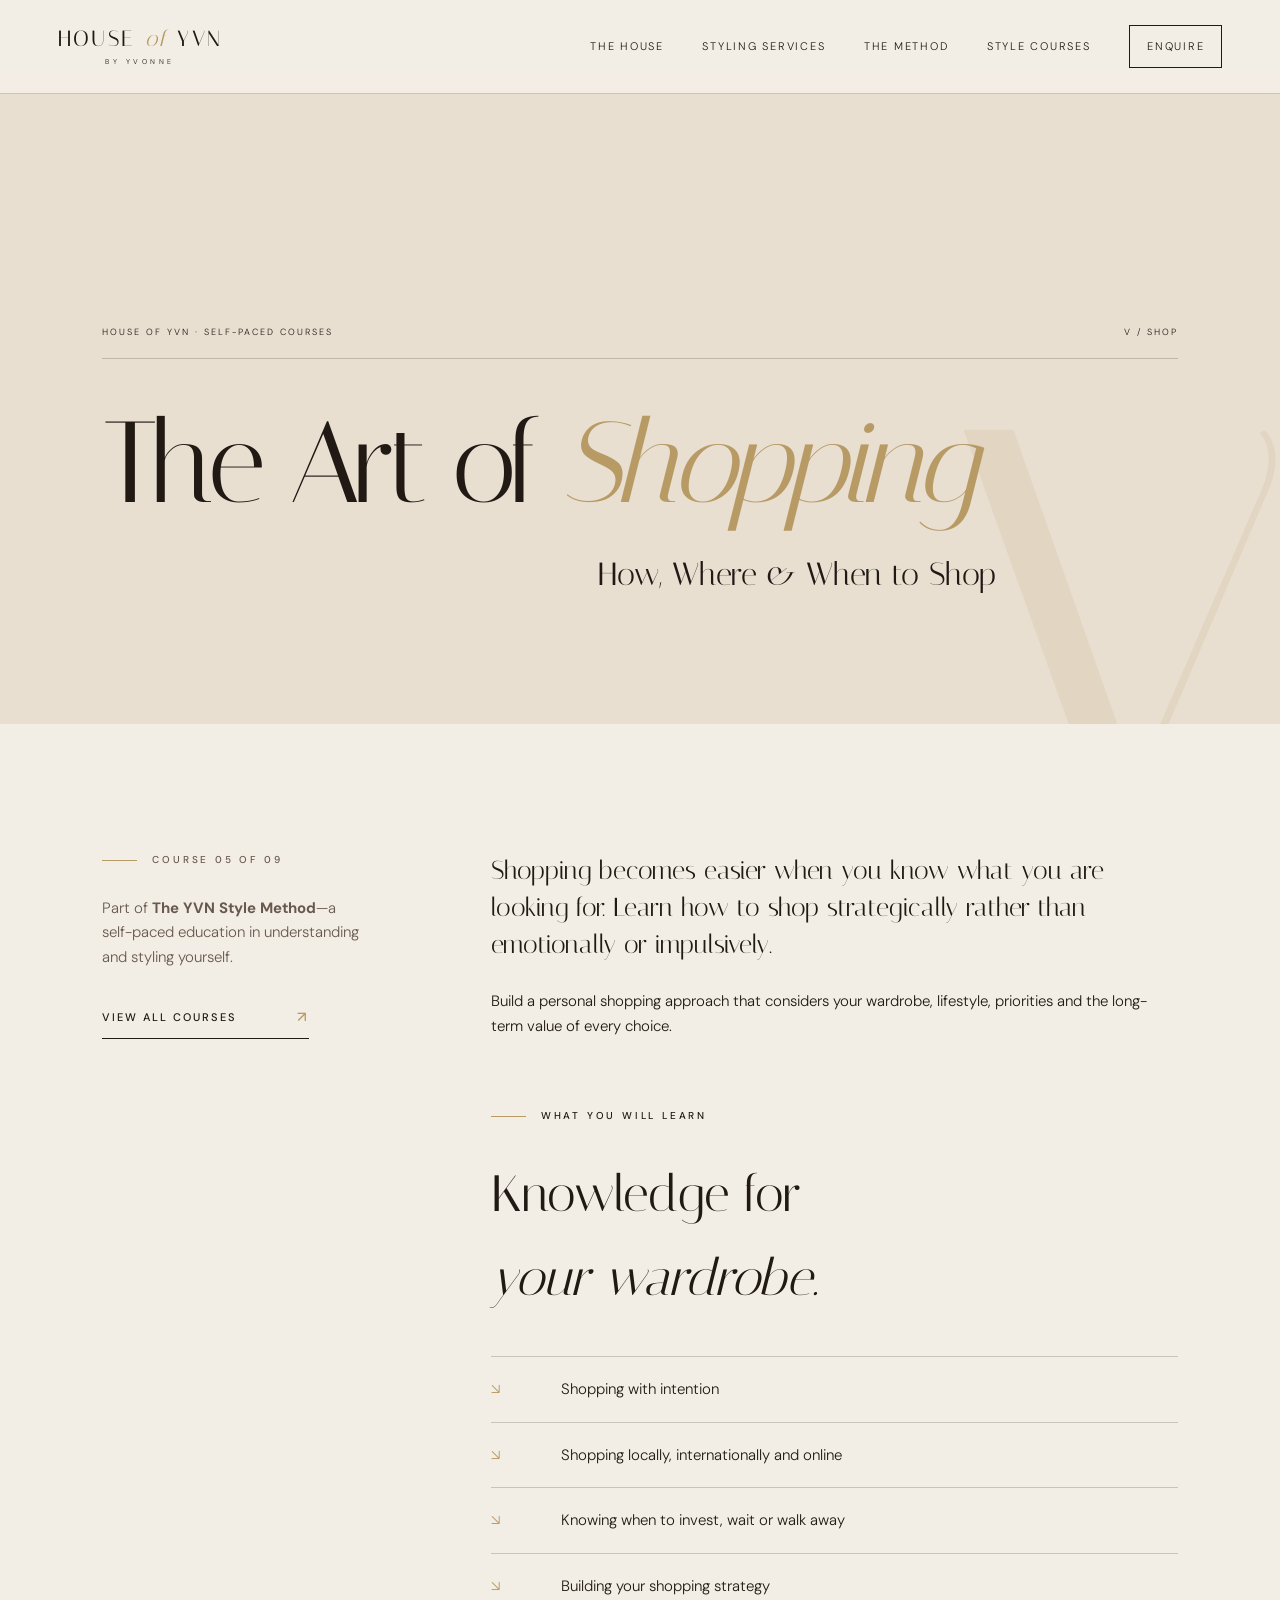
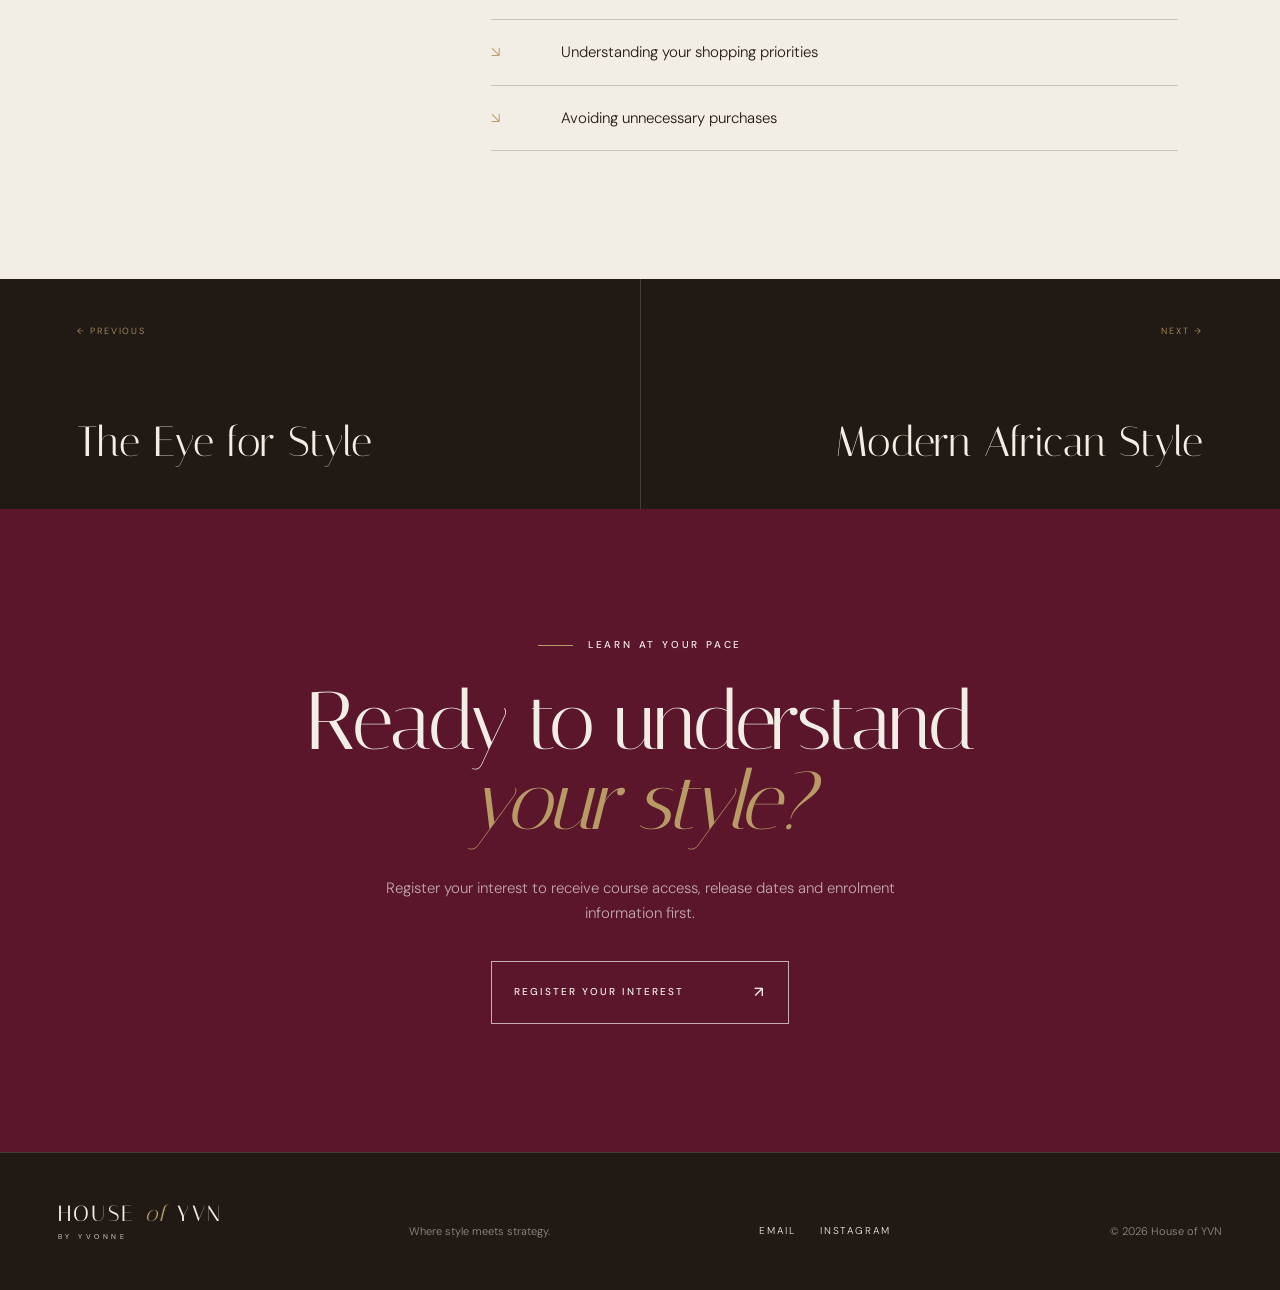
<file: courses/art-of-shopping.html>
<!doctype html>
<html lang="en">
  <head>
    <meta charset="UTF-8" />
    <meta name="viewport" content="width=device-width, initial-scale=1.0" />
    <meta name="description" content="The Art of Shopping is a self-paced personal style course from House of YVN." />
    <meta name="theme-color" content="#211914" />
    <title>The Art of Shopping | House of YVN</title>
    <link rel="icon" href="../assets/favicon.svg" type="image/svg+xml" />
    <link rel="preconnect" href="https://fonts.googleapis.com" />
    <link rel="preconnect" href="https://fonts.gstatic.com" crossorigin />
    <link href="https://fonts.googleapis.com/css2?family=DM+Sans:wght@300;400;500&family=Italiana&display=swap" rel="stylesheet" />
    <link rel="stylesheet" href="../styles.css" />
    <script src="../script.js" defer></script>
  </head>
  <body>
    <a class="skip-link" href="#main">Skip to content</a>
    <header class="site-header inner-header" data-header>
      <a class="brand" href="../index.html" aria-label="House of YVN home"><span>HOUSE <i>of</i> YVN</span><small>BY YVONNE</small></a>
      <button class="menu-toggle" type="button" aria-expanded="false" aria-controls="site-nav"><span></span><span></span><span class="sr-only">Open menu</span></button>
      <nav id="site-nav" class="site-nav" aria-label="Main navigation">
        <a href="../index.html#the-house">The House</a>
        <a href="../index.html#services">Styling Services</a>
        <a href="../index.html#method">The Method</a>
        <a href="index.html">Style Courses</a>
        <a class="nav-enquire" href="mailto:styledbyyvn@gmail.com?subject=House%20of%20YVN%20enquiry">Enquire</a>
      </nav>
    </header>
    <main id="main" class="course-main">
      <section class="course-hero section-pad" data-roman="V">
        <div class="course-hero-inner reveal">
          <div class="course-kicker"><span>House of YVN · Self-paced courses</span><span>V / Shop</span></div>
          <h1>The Art of <em>Shopping</em></h1>
          <p class="course-subtitle">How, Where & When to Shop</p>
        </div>
      </section>
      <section class="course-content section-pad">
        <aside class="course-aside reveal">
          <p class="eyebrow">Course 05 of 09</p>
          <p>Part of <strong>The YVN Style Method</strong>—a self-paced education in understanding and styling yourself.</p>
          <a class="text-link" href="index.html">View all courses <span>↗</span></a>
        </aside>
        <div class="course-overview reveal">
          <p class="lead">Shopping becomes easier when you know what you are looking for. Learn how to shop strategically rather than emotionally or impulsively.</p>
          <p>Build a personal shopping approach that considers your wardrobe, lifestyle, priorities and the long-term value of every choice.</p>
          <div class="course-outcomes">
            <p class="eyebrow">What you will learn</p>
            <h2>Knowledge for<br /><em>your wardrobe.</em></h2>
            <ul>
              <li>Shopping with intention</li>
              <li>Shopping locally, internationally and online</li>
              <li>Knowing when to invest, wait or walk away</li>
              <li>Building your shopping strategy</li>
              <li>Understanding your shopping priorities</li>
              <li>Avoiding unnecessary purchases</li>
            </ul>
          </div>
        </div>
      </section>
      <nav class="course-nav" aria-label="Course navigation">
        <a href="eye-for-style.html"><small>← Previous</small><strong>The Eye for Style</strong></a>
        <a href="modern-african-style.html"><small>Next →</small><strong>Modern African Style</strong></a>
      </nav>
      <section class="school-page-cta section-pad">
        <p class="eyebrow">Learn at your pace</p>
        <h2 class="display">Ready to understand<br /><em>your style?</em></h2>
        <p>Register your interest to receive course access, release dates and enrolment information first.</p>
        <a class="button" href="mailto:styledbyyvn@gmail.com?subject=YVN%20self-paced%20course%20enquiry">Register your interest <span>↗</span></a>
      </section>
    </main>
    <footer class="site-footer">
      <div class="footer-brand"><span>HOUSE <i>of</i> YVN</span><small>BY YVONNE</small></div>
      <p>Where style meets strategy.</p>
      <div class="footer-links"><a href="mailto:styledbyyvn@gmail.com">Email</a><a href="https://www.instagram.com/houseofyvn/" target="_blank" rel="noreferrer">Instagram</a></div>
      <p class="copyright">© <span data-year></span> House of YVN</p>
    </footer>
  </body>
</html>
</file>
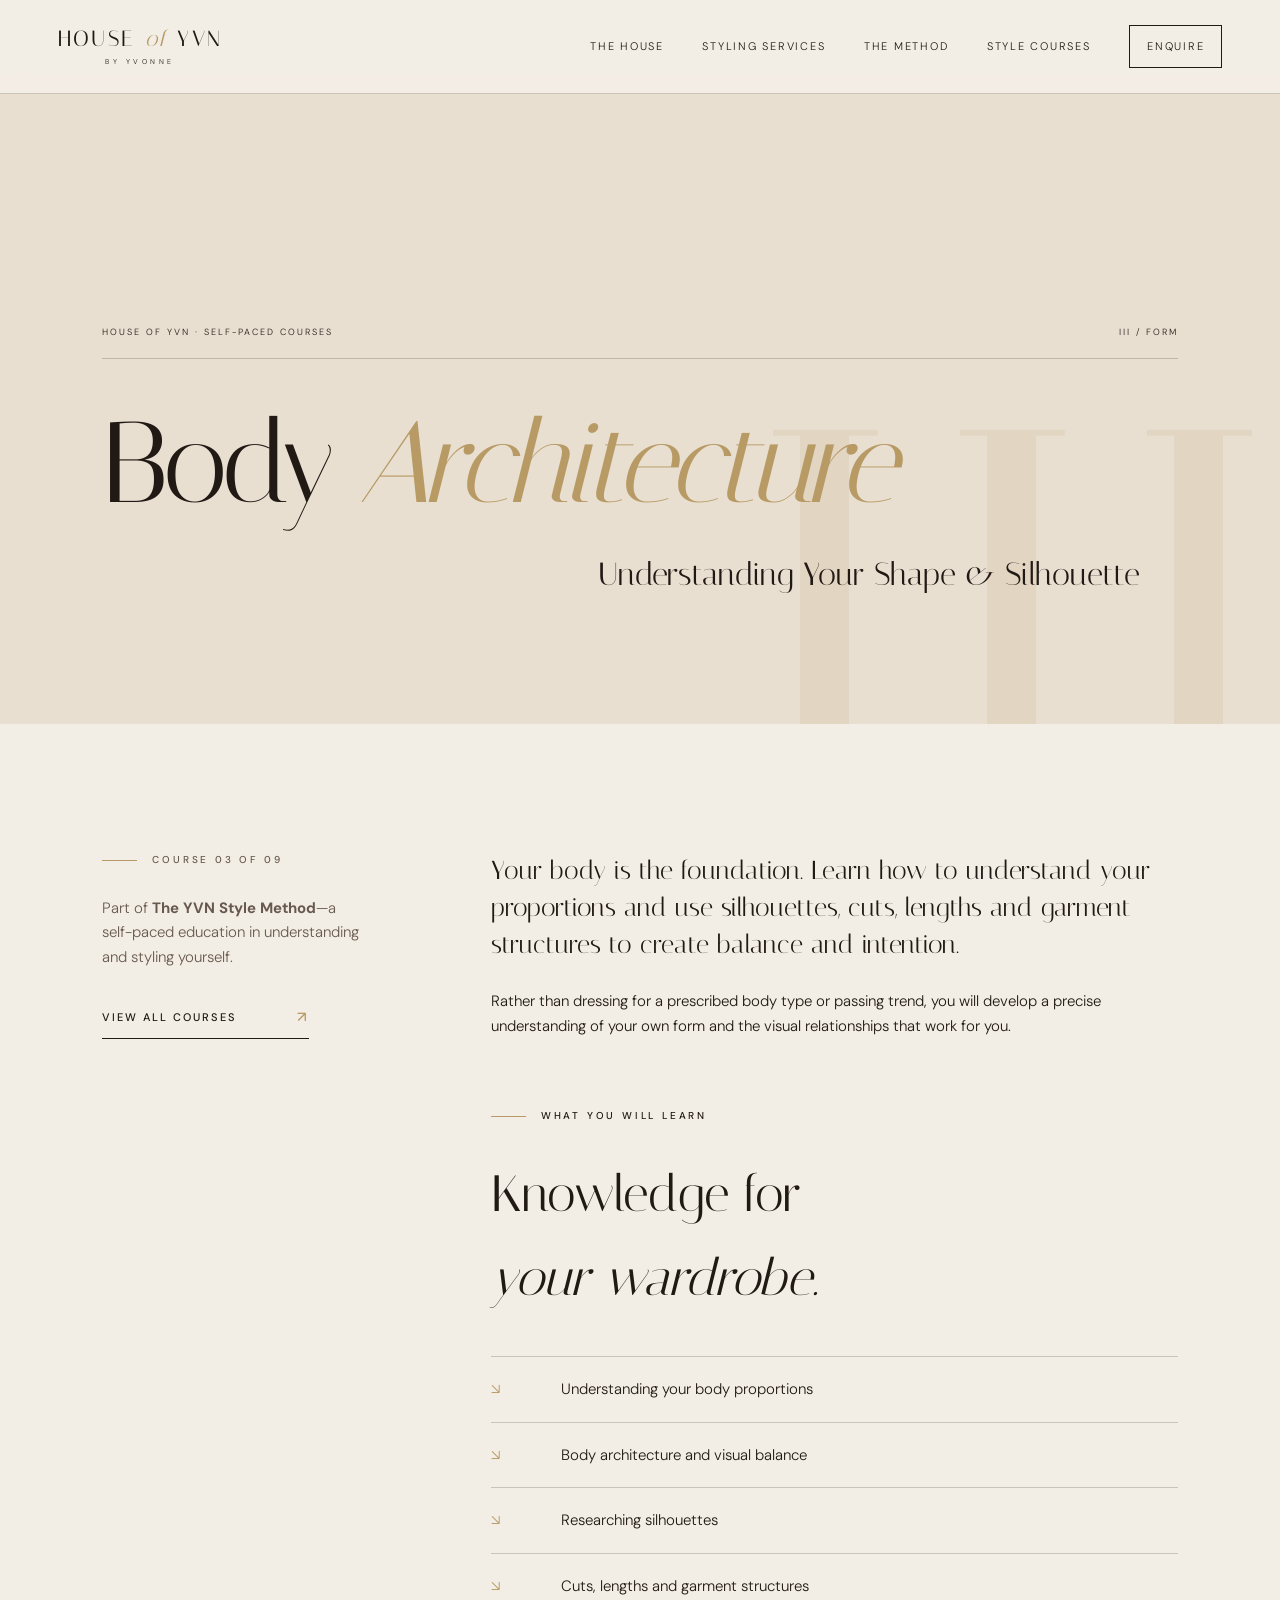
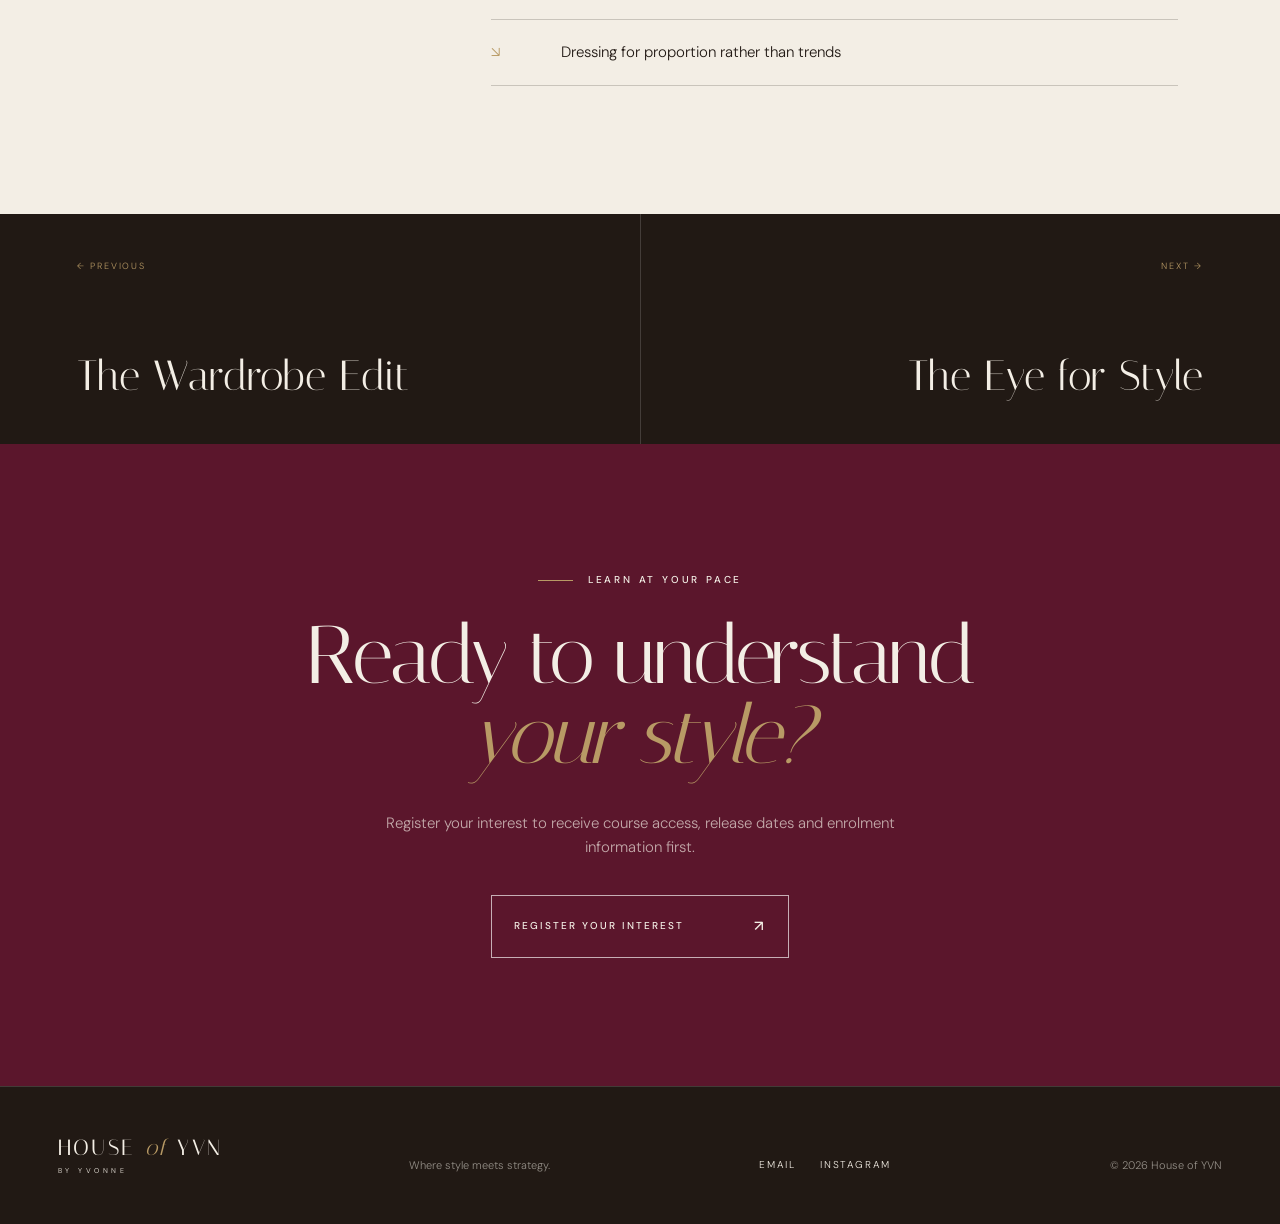
<file: courses/body-architecture.html>
<!doctype html>
<html lang="en">
  <head>
    <meta charset="UTF-8" />
    <meta name="viewport" content="width=device-width, initial-scale=1.0" />
    <meta name="description" content="Body Architecture is a self-paced personal style course from House of YVN." />
    <meta name="theme-color" content="#211914" />
    <title>Body Architecture | House of YVN</title>
    <link rel="icon" href="../assets/favicon.svg" type="image/svg+xml" />
    <link rel="preconnect" href="https://fonts.googleapis.com" />
    <link rel="preconnect" href="https://fonts.gstatic.com" crossorigin />
    <link href="https://fonts.googleapis.com/css2?family=DM+Sans:wght@300;400;500&family=Italiana&display=swap" rel="stylesheet" />
    <link rel="stylesheet" href="../styles.css" />
    <script src="../script.js" defer></script>
  </head>
  <body>
    <a class="skip-link" href="#main">Skip to content</a>
    <header class="site-header inner-header" data-header>
      <a class="brand" href="../index.html" aria-label="House of YVN home"><span>HOUSE <i>of</i> YVN</span><small>BY YVONNE</small></a>
      <button class="menu-toggle" type="button" aria-expanded="false" aria-controls="site-nav"><span></span><span></span><span class="sr-only">Open menu</span></button>
      <nav id="site-nav" class="site-nav" aria-label="Main navigation">
        <a href="../index.html#the-house">The House</a>
        <a href="../index.html#services">Styling Services</a>
        <a href="../index.html#method">The Method</a>
        <a href="index.html">Style Courses</a>
        <a class="nav-enquire" href="mailto:styledbyyvn@gmail.com?subject=House%20of%20YVN%20enquiry">Enquire</a>
      </nav>
    </header>
    <main id="main" class="course-main">
      <section class="course-hero section-pad" data-roman="III">
        <div class="course-hero-inner reveal">
          <div class="course-kicker"><span>House of YVN · Self-paced courses</span><span>III / Form</span></div>
          <h1>Body <em>Architecture</em></h1>
          <p class="course-subtitle">Understanding Your Shape & Silhouette</p>
        </div>
      </section>
      <section class="course-content section-pad">
        <aside class="course-aside reveal">
          <p class="eyebrow">Course 03 of 09</p>
          <p>Part of <strong>The YVN Style Method</strong>—a self-paced education in understanding and styling yourself.</p>
          <a class="text-link" href="index.html">View all courses <span>↗</span></a>
        </aside>
        <div class="course-overview reveal">
          <p class="lead">Your body is the foundation. Learn how to understand your proportions and use silhouettes, cuts, lengths and garment structures to create balance and intention.</p>
          <p>Rather than dressing for a prescribed body type or passing trend, you will develop a precise understanding of your own form and the visual relationships that work for you.</p>
          <div class="course-outcomes">
            <p class="eyebrow">What you will learn</p>
            <h2>Knowledge for<br /><em>your wardrobe.</em></h2>
            <ul>
              <li>Understanding your body proportions</li>
              <li>Body architecture and visual balance</li>
              <li>Researching silhouettes</li>
              <li>Cuts, lengths and garment structures</li>
              <li>Dressing for proportion rather than trends</li>
            </ul>
          </div>
        </div>
      </section>
      <nav class="course-nav" aria-label="Course navigation">
        <a href="wardrobe-edit.html"><small>← Previous</small><strong>The Wardrobe Edit</strong></a>
        <a href="eye-for-style.html"><small>Next →</small><strong>The Eye for Style</strong></a>
      </nav>
      <section class="school-page-cta section-pad">
        <p class="eyebrow">Learn at your pace</p>
        <h2 class="display">Ready to understand<br /><em>your style?</em></h2>
        <p>Register your interest to receive course access, release dates and enrolment information first.</p>
        <a class="button" href="mailto:styledbyyvn@gmail.com?subject=YVN%20self-paced%20course%20enquiry">Register your interest <span>↗</span></a>
      </section>
    </main>
    <footer class="site-footer">
      <div class="footer-brand"><span>HOUSE <i>of</i> YVN</span><small>BY YVONNE</small></div>
      <p>Where style meets strategy.</p>
      <div class="footer-links"><a href="mailto:styledbyyvn@gmail.com">Email</a><a href="https://www.instagram.com/houseofyvn/" target="_blank" rel="noreferrer">Instagram</a></div>
      <p class="copyright">© <span data-year></span> House of YVN</p>
    </footer>
  </body>
</html>
</file>
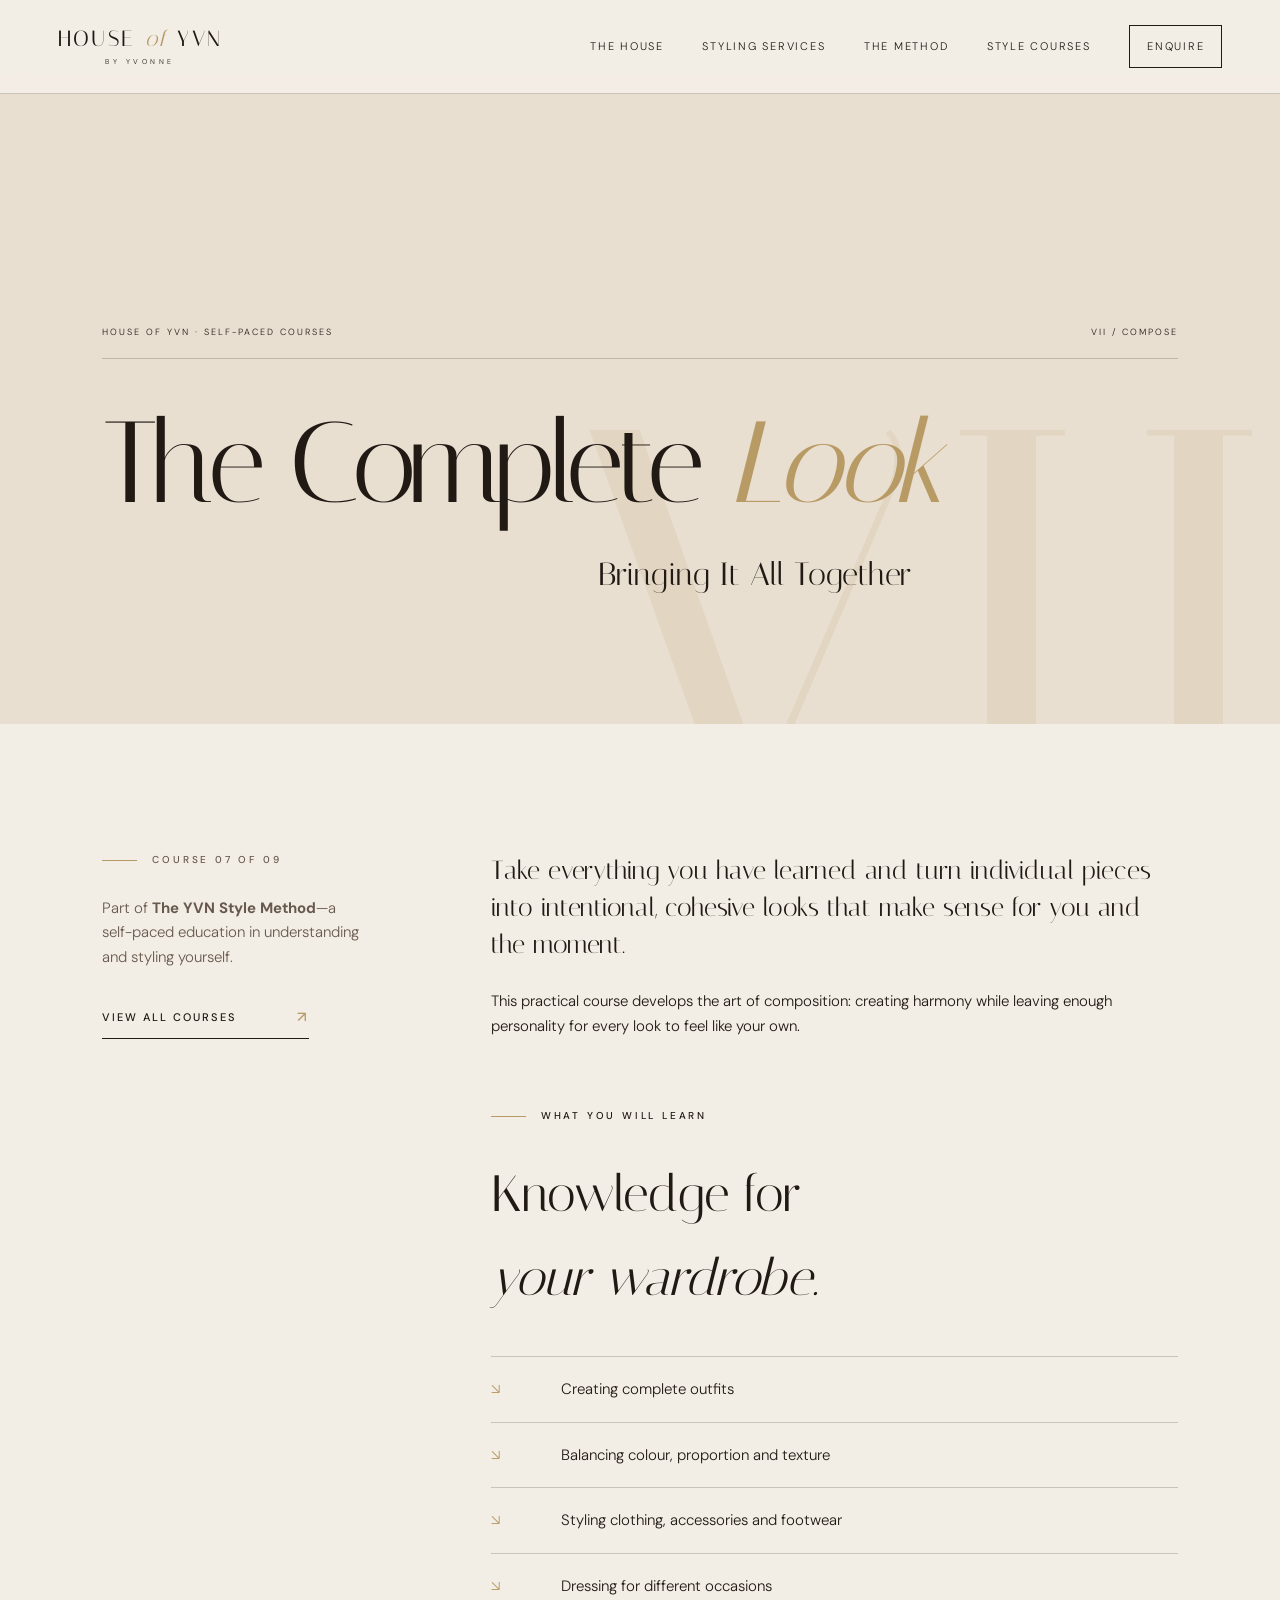
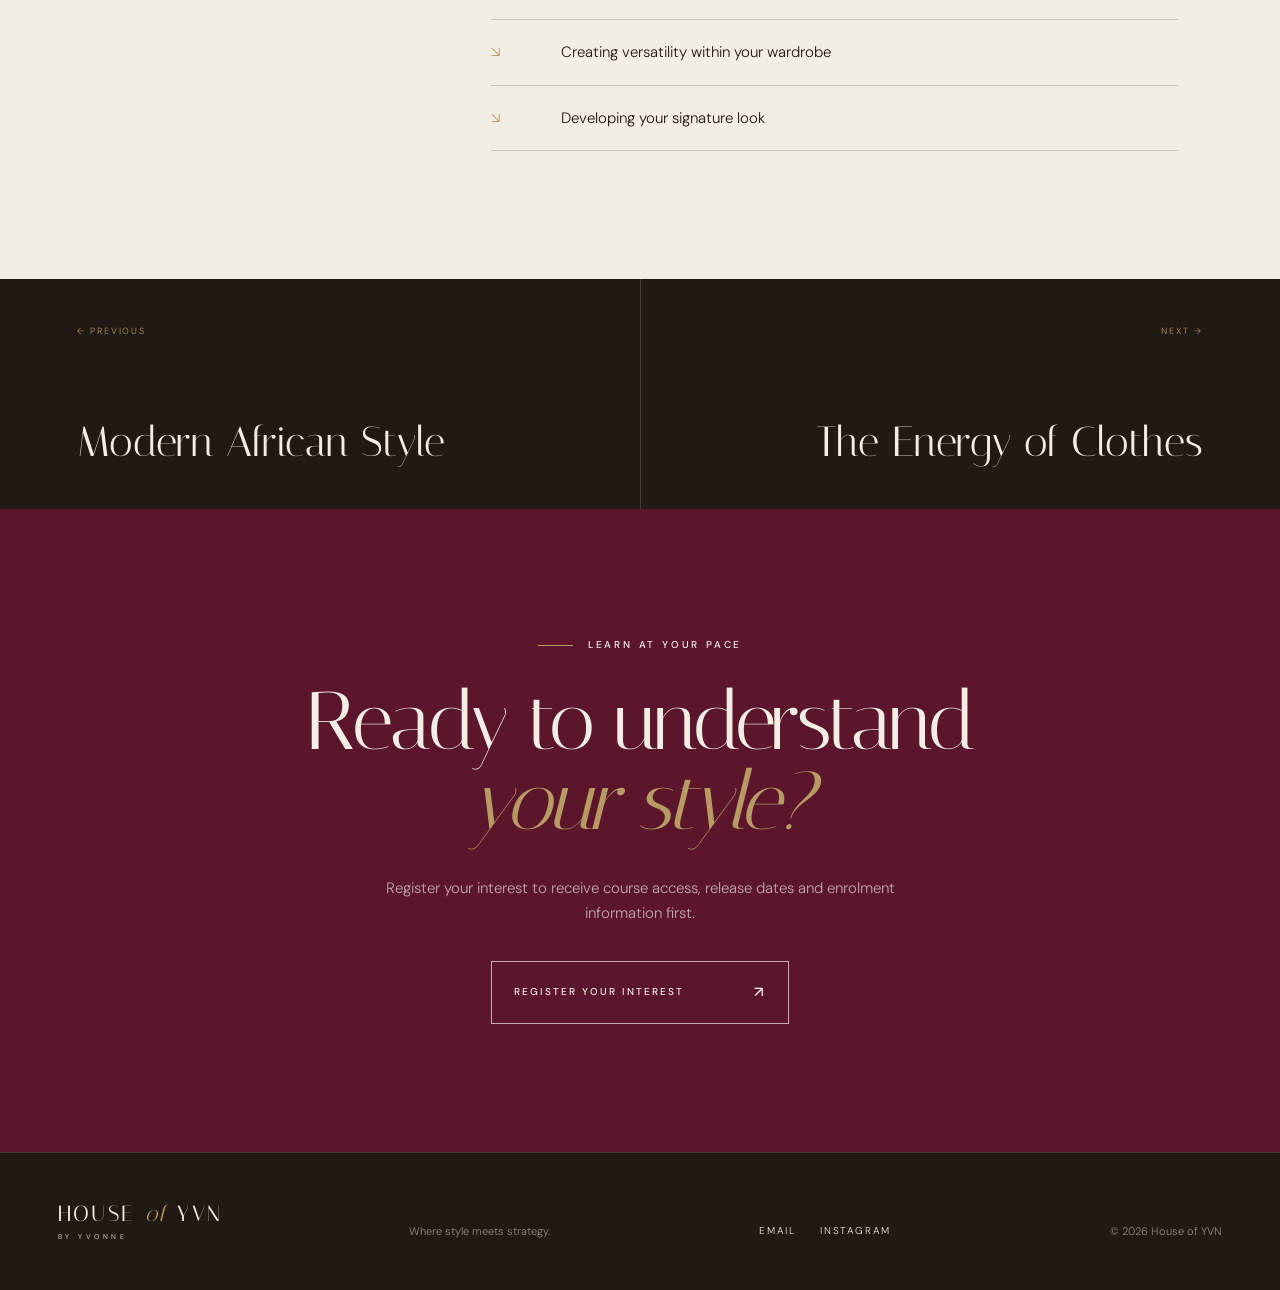
<file: courses/complete-look.html>
<!doctype html>
<html lang="en">
  <head>
    <meta charset="UTF-8" />
    <meta name="viewport" content="width=device-width, initial-scale=1.0" />
    <meta name="description" content="The Complete Look is a self-paced personal style course from House of YVN." />
    <meta name="theme-color" content="#211914" />
    <title>The Complete Look | House of YVN</title>
    <link rel="icon" href="../assets/favicon.svg" type="image/svg+xml" />
    <link rel="preconnect" href="https://fonts.googleapis.com" />
    <link rel="preconnect" href="https://fonts.gstatic.com" crossorigin />
    <link href="https://fonts.googleapis.com/css2?family=DM+Sans:wght@300;400;500&family=Italiana&display=swap" rel="stylesheet" />
    <link rel="stylesheet" href="../styles.css" />
    <script src="../script.js" defer></script>
  </head>
  <body>
    <a class="skip-link" href="#main">Skip to content</a>
    <header class="site-header inner-header" data-header>
      <a class="brand" href="../index.html" aria-label="House of YVN home"><span>HOUSE <i>of</i> YVN</span><small>BY YVONNE</small></a>
      <button class="menu-toggle" type="button" aria-expanded="false" aria-controls="site-nav"><span></span><span></span><span class="sr-only">Open menu</span></button>
      <nav id="site-nav" class="site-nav" aria-label="Main navigation">
        <a href="../index.html#the-house">The House</a>
        <a href="../index.html#services">Styling Services</a>
        <a href="../index.html#method">The Method</a>
        <a href="index.html">Style Courses</a>
        <a class="nav-enquire" href="mailto:styledbyyvn@gmail.com?subject=House%20of%20YVN%20enquiry">Enquire</a>
      </nav>
    </header>
    <main id="main" class="course-main">
      <section class="course-hero section-pad" data-roman="VII">
        <div class="course-hero-inner reveal">
          <div class="course-kicker"><span>House of YVN · Self-paced courses</span><span>VII / Compose</span></div>
          <h1>The Complete <em>Look</em></h1>
          <p class="course-subtitle">Bringing It All Together</p>
        </div>
      </section>
      <section class="course-content section-pad">
        <aside class="course-aside reveal">
          <p class="eyebrow">Course 07 of 09</p>
          <p>Part of <strong>The YVN Style Method</strong>—a self-paced education in understanding and styling yourself.</p>
          <a class="text-link" href="index.html">View all courses <span>↗</span></a>
        </aside>
        <div class="course-overview reveal">
          <p class="lead">Take everything you have learned and turn individual pieces into intentional, cohesive looks that make sense for you and the moment.</p>
          <p>This practical course develops the art of composition: creating harmony while leaving enough personality for every look to feel like your own.</p>
          <div class="course-outcomes">
            <p class="eyebrow">What you will learn</p>
            <h2>Knowledge for<br /><em>your wardrobe.</em></h2>
            <ul>
              <li>Creating complete outfits</li>
              <li>Balancing colour, proportion and texture</li>
              <li>Styling clothing, accessories and footwear</li>
              <li>Dressing for different occasions</li>
              <li>Creating versatility within your wardrobe</li>
              <li>Developing your signature look</li>
            </ul>
          </div>
        </div>
      </section>
      <nav class="course-nav" aria-label="Course navigation">
        <a href="modern-african-style.html"><small>← Previous</small><strong>Modern African Style</strong></a>
        <a href="energy-of-clothes.html"><small>Next →</small><strong>The Energy of Clothes</strong></a>
      </nav>
      <section class="school-page-cta section-pad">
        <p class="eyebrow">Learn at your pace</p>
        <h2 class="display">Ready to understand<br /><em>your style?</em></h2>
        <p>Register your interest to receive course access, release dates and enrolment information first.</p>
        <a class="button" href="mailto:styledbyyvn@gmail.com?subject=YVN%20self-paced%20course%20enquiry">Register your interest <span>↗</span></a>
      </section>
    </main>
    <footer class="site-footer">
      <div class="footer-brand"><span>HOUSE <i>of</i> YVN</span><small>BY YVONNE</small></div>
      <p>Where style meets strategy.</p>
      <div class="footer-links"><a href="mailto:styledbyyvn@gmail.com">Email</a><a href="https://www.instagram.com/houseofyvn/" target="_blank" rel="noreferrer">Instagram</a></div>
      <p class="copyright">© <span data-year></span> House of YVN</p>
    </footer>
  </body>
</html>
</file>
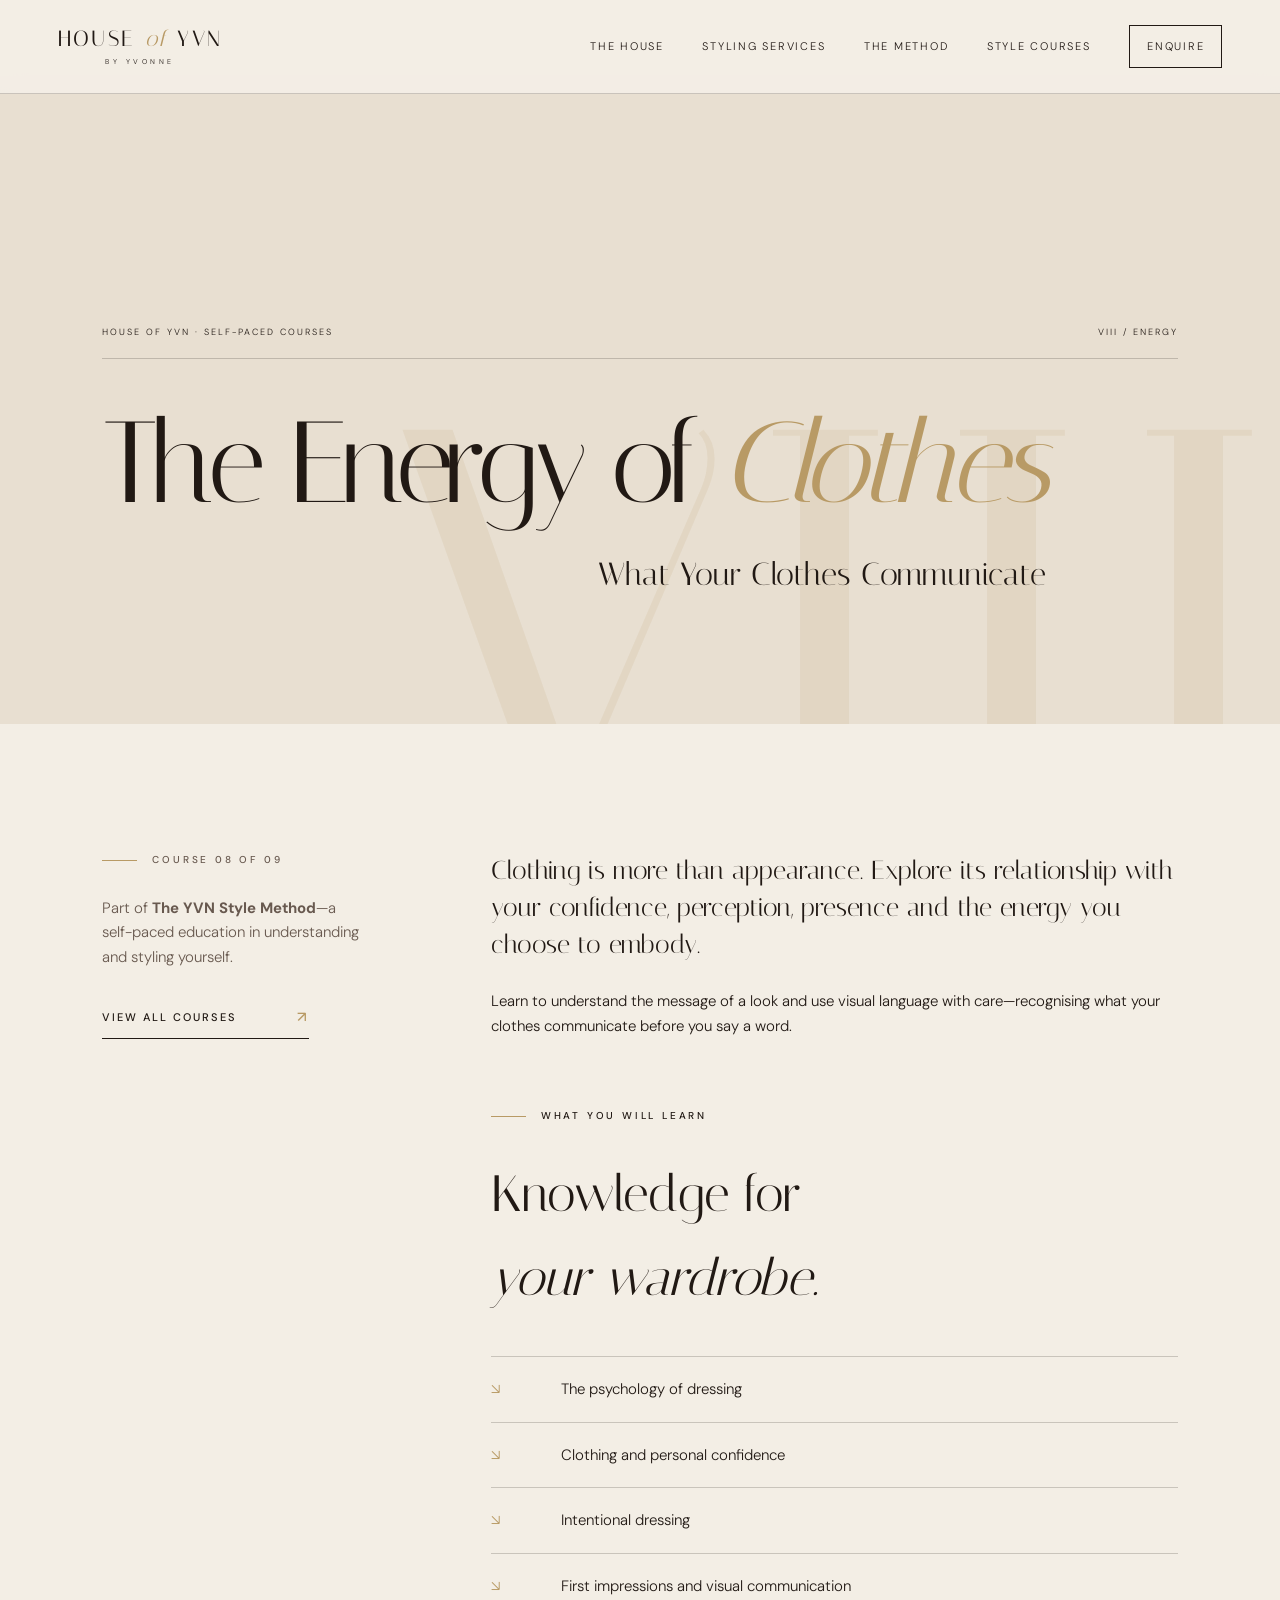
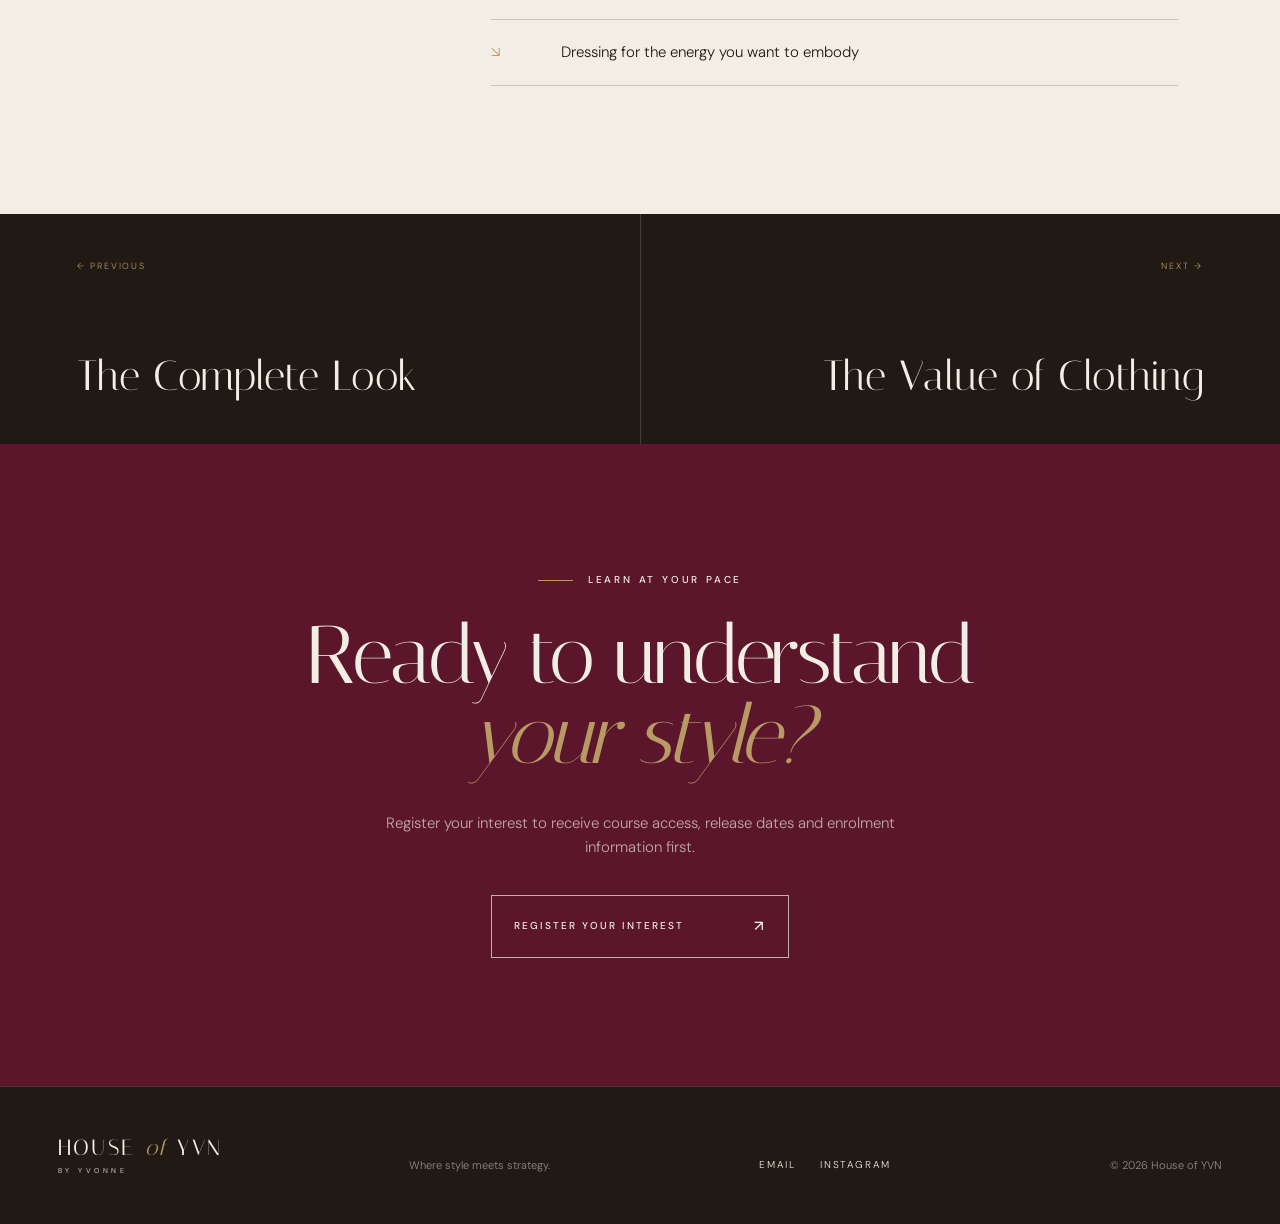
<file: courses/energy-of-clothes.html>
<!doctype html>
<html lang="en">
  <head>
    <meta charset="UTF-8" />
    <meta name="viewport" content="width=device-width, initial-scale=1.0" />
    <meta name="description" content="The Energy of Clothes is a self-paced personal style course from House of YVN." />
    <meta name="theme-color" content="#211914" />
    <title>The Energy of Clothes | House of YVN</title>
    <link rel="icon" href="../assets/favicon.svg" type="image/svg+xml" />
    <link rel="preconnect" href="https://fonts.googleapis.com" />
    <link rel="preconnect" href="https://fonts.gstatic.com" crossorigin />
    <link href="https://fonts.googleapis.com/css2?family=DM+Sans:wght@300;400;500&family=Italiana&display=swap" rel="stylesheet" />
    <link rel="stylesheet" href="../styles.css" />
    <script src="../script.js" defer></script>
  </head>
  <body>
    <a class="skip-link" href="#main">Skip to content</a>
    <header class="site-header inner-header" data-header>
      <a class="brand" href="../index.html" aria-label="House of YVN home"><span>HOUSE <i>of</i> YVN</span><small>BY YVONNE</small></a>
      <button class="menu-toggle" type="button" aria-expanded="false" aria-controls="site-nav"><span></span><span></span><span class="sr-only">Open menu</span></button>
      <nav id="site-nav" class="site-nav" aria-label="Main navigation">
        <a href="../index.html#the-house">The House</a>
        <a href="../index.html#services">Styling Services</a>
        <a href="../index.html#method">The Method</a>
        <a href="index.html">Style Courses</a>
        <a class="nav-enquire" href="mailto:styledbyyvn@gmail.com?subject=House%20of%20YVN%20enquiry">Enquire</a>
      </nav>
    </header>
    <main id="main" class="course-main">
      <section class="course-hero section-pad" data-roman="VIII">
        <div class="course-hero-inner reveal">
          <div class="course-kicker"><span>House of YVN · Self-paced courses</span><span>VIII / Energy</span></div>
          <h1>The Energy of <em>Clothes</em></h1>
          <p class="course-subtitle">What Your Clothes Communicate</p>
        </div>
      </section>
      <section class="course-content section-pad">
        <aside class="course-aside reveal">
          <p class="eyebrow">Course 08 of 09</p>
          <p>Part of <strong>The YVN Style Method</strong>—a self-paced education in understanding and styling yourself.</p>
          <a class="text-link" href="index.html">View all courses <span>↗</span></a>
        </aside>
        <div class="course-overview reveal">
          <p class="lead">Clothing is more than appearance. Explore its relationship with your confidence, perception, presence and the energy you choose to embody.</p>
          <p>Learn to understand the message of a look and use visual language with care—recognising what your clothes communicate before you say a word.</p>
          <div class="course-outcomes">
            <p class="eyebrow">What you will learn</p>
            <h2>Knowledge for<br /><em>your wardrobe.</em></h2>
            <ul>
              <li>The psychology of dressing</li>
              <li>Clothing and personal confidence</li>
              <li>Intentional dressing</li>
              <li>First impressions and visual communication</li>
              <li>Dressing for the energy you want to embody</li>
            </ul>
          </div>
        </div>
      </section>
      <nav class="course-nav" aria-label="Course navigation">
        <a href="complete-look.html"><small>← Previous</small><strong>The Complete Look</strong></a>
        <a href="value-of-clothing.html"><small>Next →</small><strong>The Value of Clothing</strong></a>
      </nav>
      <section class="school-page-cta section-pad">
        <p class="eyebrow">Learn at your pace</p>
        <h2 class="display">Ready to understand<br /><em>your style?</em></h2>
        <p>Register your interest to receive course access, release dates and enrolment information first.</p>
        <a class="button" href="mailto:styledbyyvn@gmail.com?subject=YVN%20self-paced%20course%20enquiry">Register your interest <span>↗</span></a>
      </section>
    </main>
    <footer class="site-footer">
      <div class="footer-brand"><span>HOUSE <i>of</i> YVN</span><small>BY YVONNE</small></div>
      <p>Where style meets strategy.</p>
      <div class="footer-links"><a href="mailto:styledbyyvn@gmail.com">Email</a><a href="https://www.instagram.com/houseofyvn/" target="_blank" rel="noreferrer">Instagram</a></div>
      <p class="copyright">© <span data-year></span> House of YVN</p>
    </footer>
  </body>
</html>
</file>
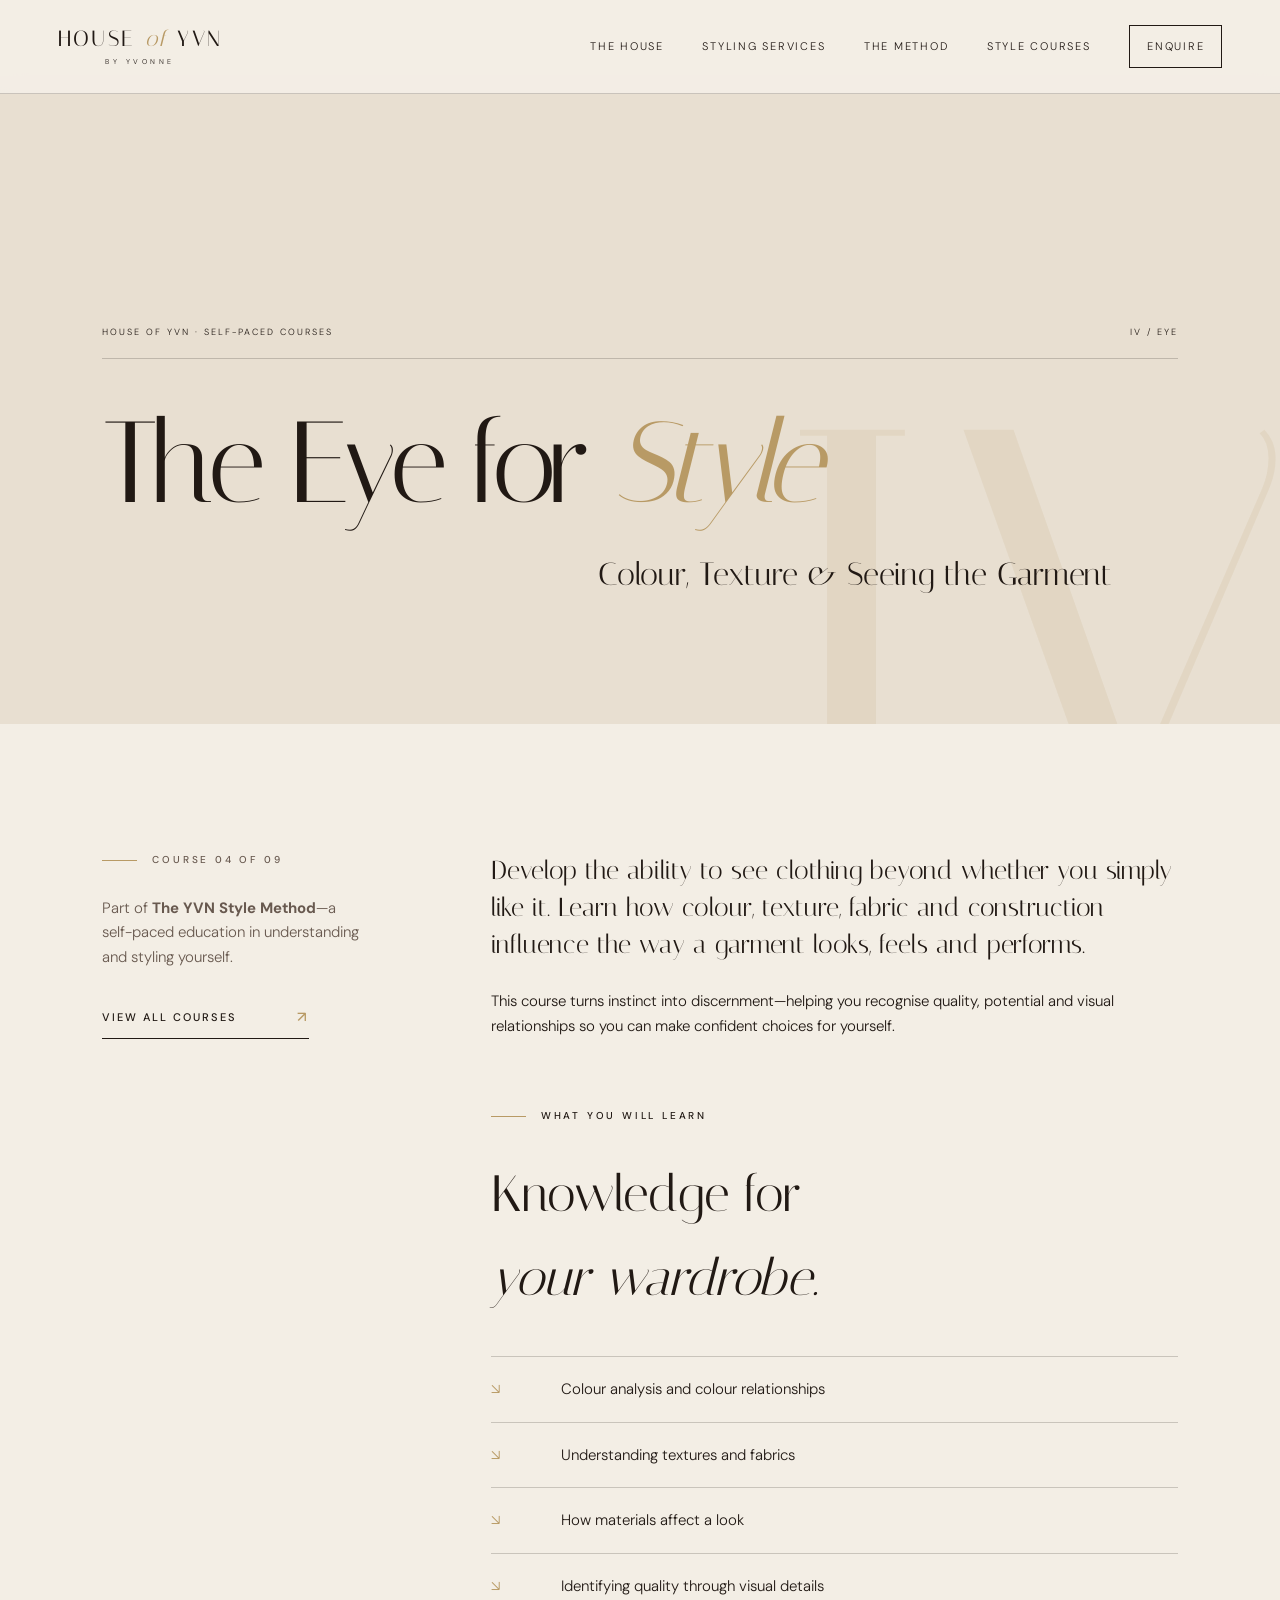
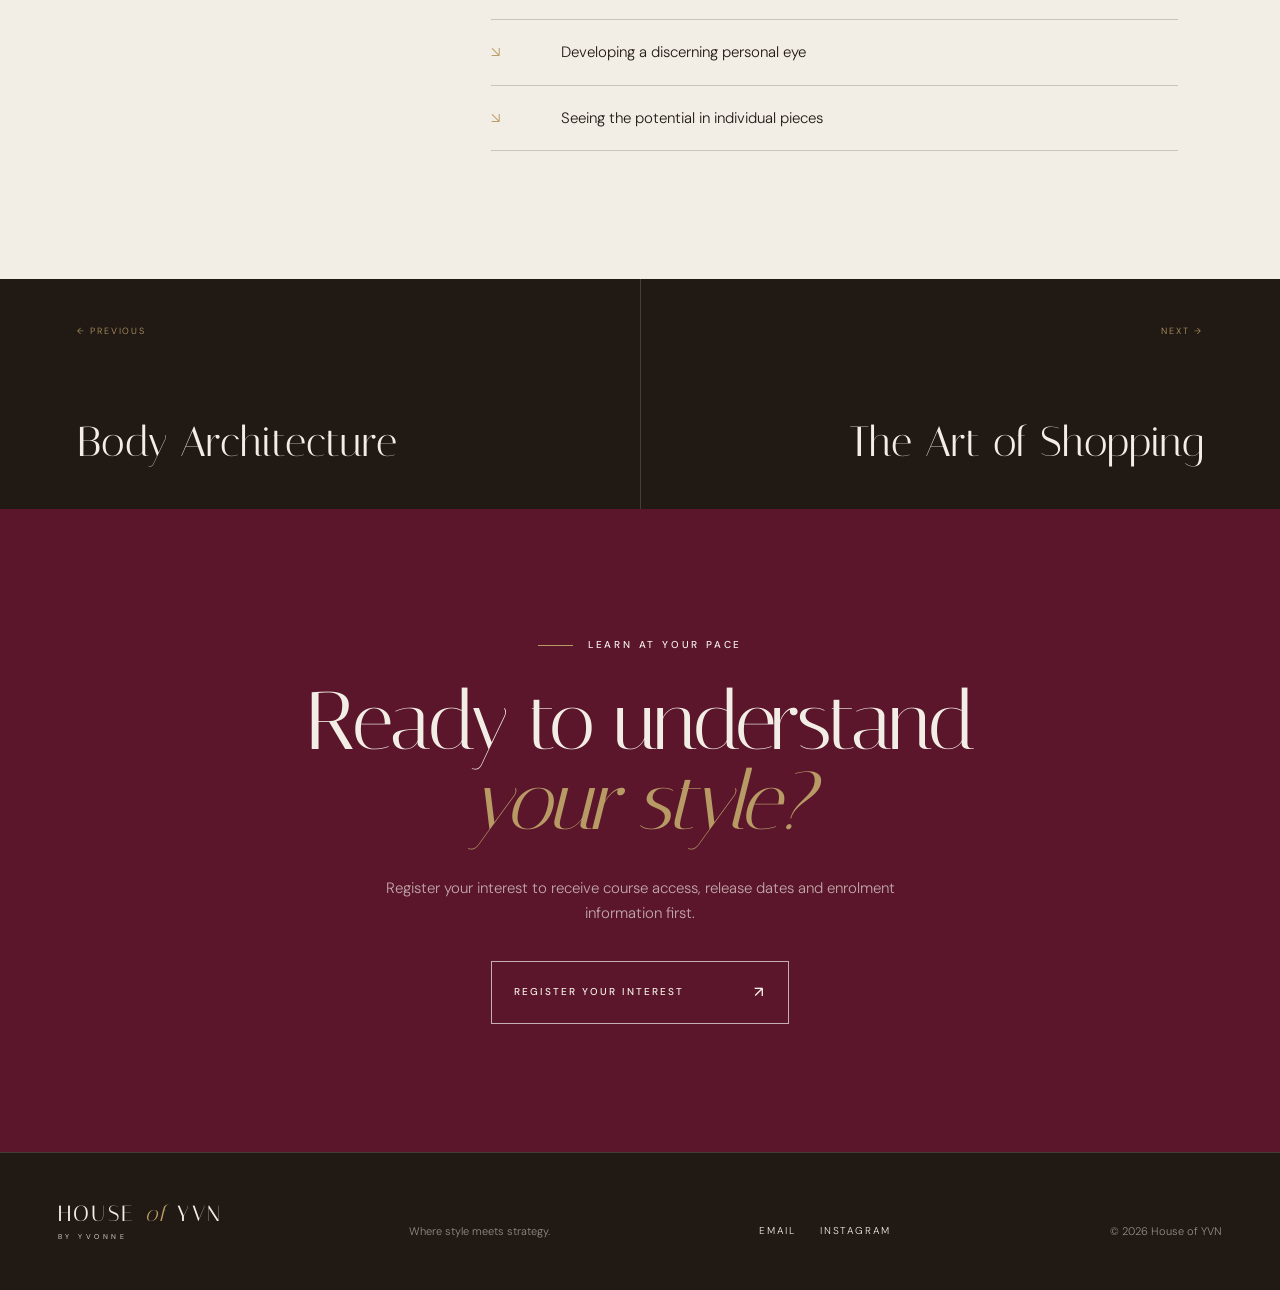
<file: courses/eye-for-style.html>
<!doctype html>
<html lang="en">
  <head>
    <meta charset="UTF-8" />
    <meta name="viewport" content="width=device-width, initial-scale=1.0" />
    <meta name="description" content="The Eye for Style is a self-paced personal style course from House of YVN." />
    <meta name="theme-color" content="#211914" />
    <title>The Eye for Style | House of YVN</title>
    <link rel="icon" href="../assets/favicon.svg" type="image/svg+xml" />
    <link rel="preconnect" href="https://fonts.googleapis.com" />
    <link rel="preconnect" href="https://fonts.gstatic.com" crossorigin />
    <link href="https://fonts.googleapis.com/css2?family=DM+Sans:wght@300;400;500&family=Italiana&display=swap" rel="stylesheet" />
    <link rel="stylesheet" href="../styles.css" />
    <script src="../script.js" defer></script>
  </head>
  <body>
    <a class="skip-link" href="#main">Skip to content</a>
    <header class="site-header inner-header" data-header>
      <a class="brand" href="../index.html" aria-label="House of YVN home"><span>HOUSE <i>of</i> YVN</span><small>BY YVONNE</small></a>
      <button class="menu-toggle" type="button" aria-expanded="false" aria-controls="site-nav"><span></span><span></span><span class="sr-only">Open menu</span></button>
      <nav id="site-nav" class="site-nav" aria-label="Main navigation">
        <a href="../index.html#the-house">The House</a>
        <a href="../index.html#services">Styling Services</a>
        <a href="../index.html#method">The Method</a>
        <a href="index.html">Style Courses</a>
        <a class="nav-enquire" href="mailto:styledbyyvn@gmail.com?subject=House%20of%20YVN%20enquiry">Enquire</a>
      </nav>
    </header>
    <main id="main" class="course-main">
      <section class="course-hero section-pad" data-roman="IV">
        <div class="course-hero-inner reveal">
          <div class="course-kicker"><span>House of YVN · Self-paced courses</span><span>IV / Eye</span></div>
          <h1>The Eye for <em>Style</em></h1>
          <p class="course-subtitle">Colour, Texture & Seeing the Garment</p>
        </div>
      </section>
      <section class="course-content section-pad">
        <aside class="course-aside reveal">
          <p class="eyebrow">Course 04 of 09</p>
          <p>Part of <strong>The YVN Style Method</strong>—a self-paced education in understanding and styling yourself.</p>
          <a class="text-link" href="index.html">View all courses <span>↗</span></a>
        </aside>
        <div class="course-overview reveal">
          <p class="lead">Develop the ability to see clothing beyond whether you simply like it. Learn how colour, texture, fabric and construction influence the way a garment looks, feels and performs.</p>
          <p>This course turns instinct into discernment—helping you recognise quality, potential and visual relationships so you can make confident choices for yourself.</p>
          <div class="course-outcomes">
            <p class="eyebrow">What you will learn</p>
            <h2>Knowledge for<br /><em>your wardrobe.</em></h2>
            <ul>
              <li>Colour analysis and colour relationships</li>
              <li>Understanding textures and fabrics</li>
              <li>How materials affect a look</li>
              <li>Identifying quality through visual details</li>
              <li>Developing a discerning personal eye</li>
              <li>Seeing the potential in individual pieces</li>
            </ul>
          </div>
        </div>
      </section>
      <nav class="course-nav" aria-label="Course navigation">
        <a href="body-architecture.html"><small>← Previous</small><strong>Body Architecture</strong></a>
        <a href="art-of-shopping.html"><small>Next →</small><strong>The Art of Shopping</strong></a>
      </nav>
      <section class="school-page-cta section-pad">
        <p class="eyebrow">Learn at your pace</p>
        <h2 class="display">Ready to understand<br /><em>your style?</em></h2>
        <p>Register your interest to receive course access, release dates and enrolment information first.</p>
        <a class="button" href="mailto:styledbyyvn@gmail.com?subject=YVN%20self-paced%20course%20enquiry">Register your interest <span>↗</span></a>
      </section>
    </main>
    <footer class="site-footer">
      <div class="footer-brand"><span>HOUSE <i>of</i> YVN</span><small>BY YVONNE</small></div>
      <p>Where style meets strategy.</p>
      <div class="footer-links"><a href="mailto:styledbyyvn@gmail.com">Email</a><a href="https://www.instagram.com/houseofyvn/" target="_blank" rel="noreferrer">Instagram</a></div>
      <p class="copyright">© <span data-year></span> House of YVN</p>
    </footer>
  </body>
</html>
</file>
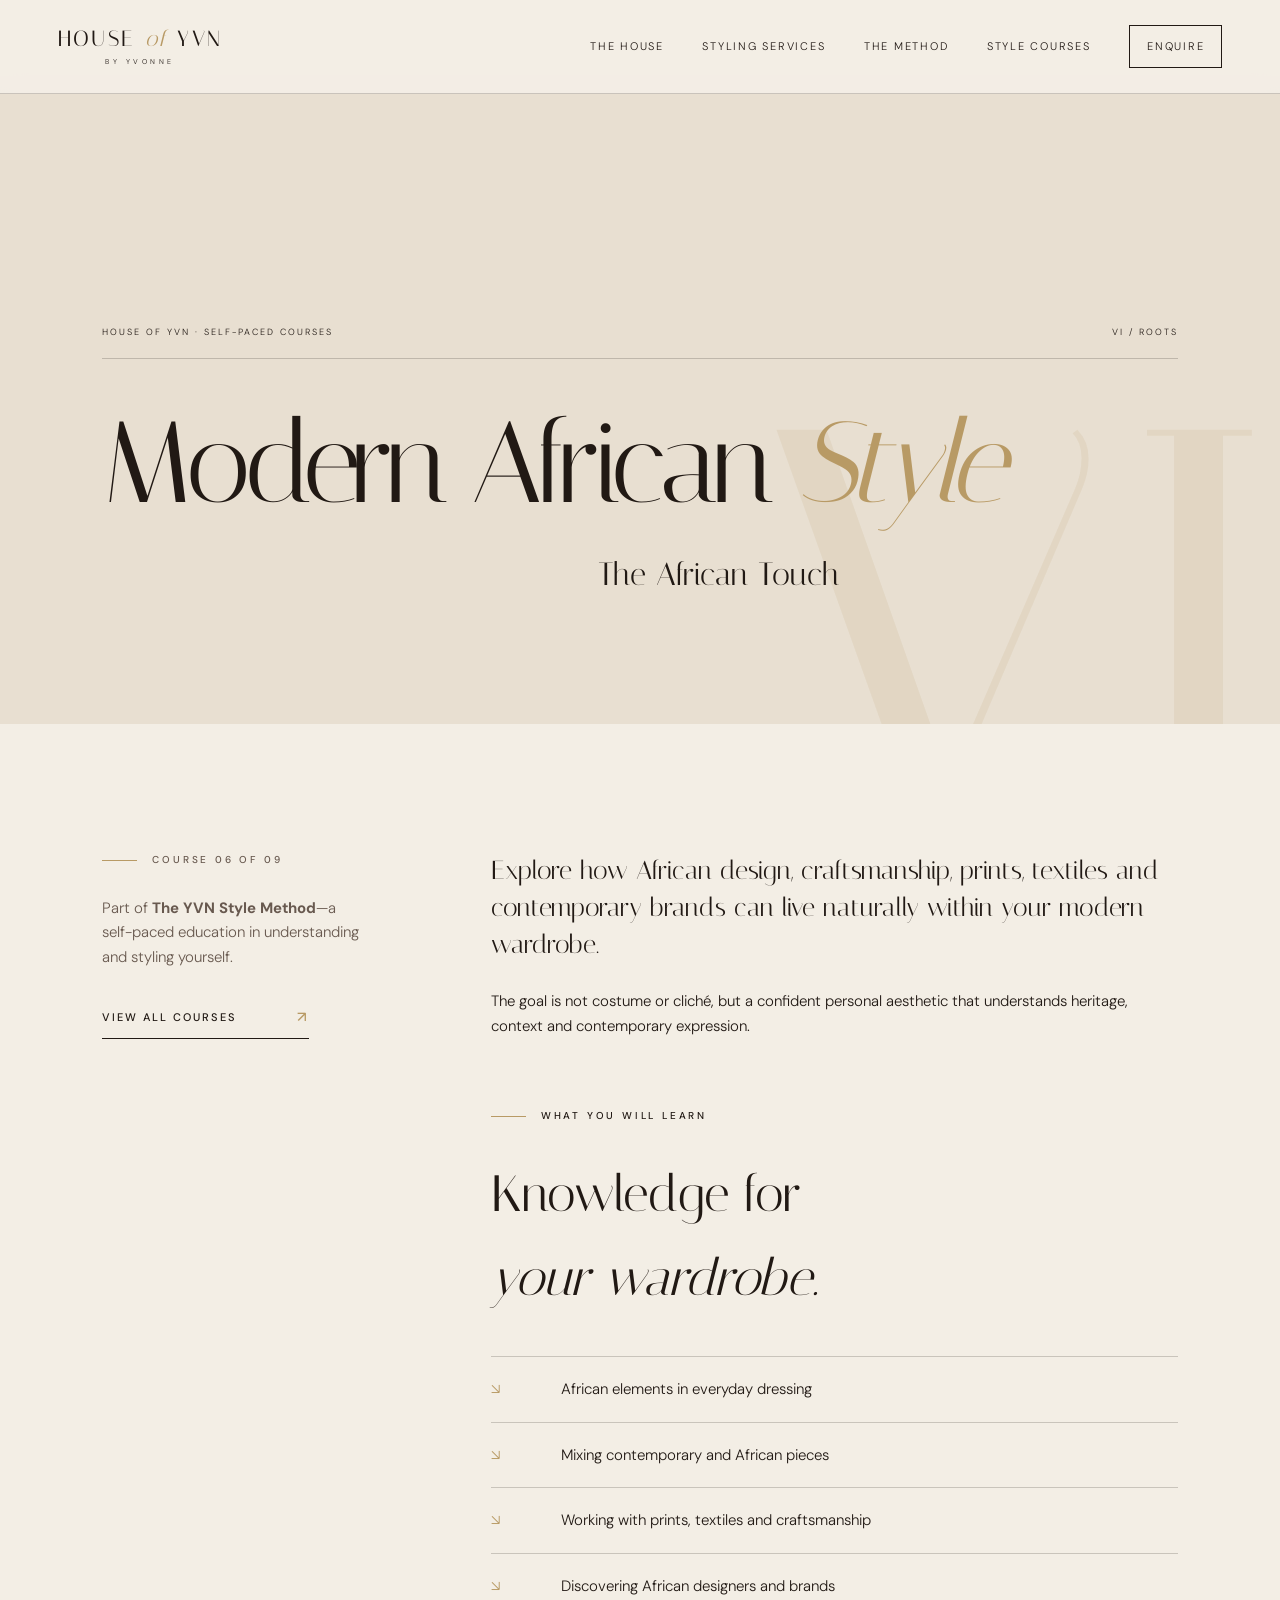
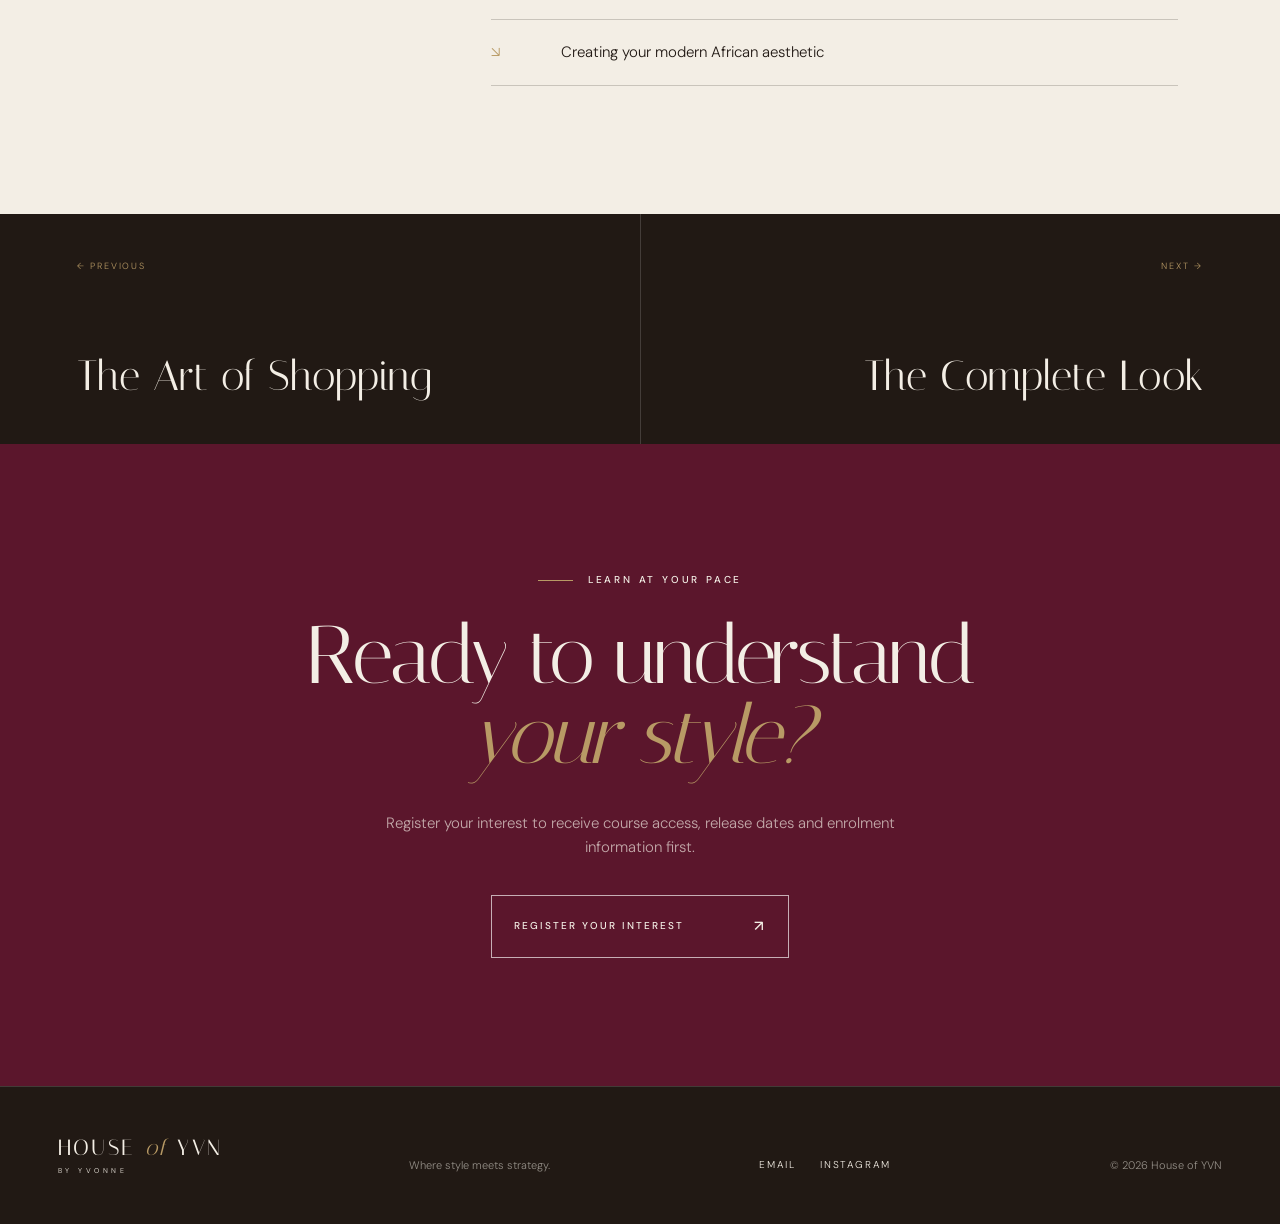
<file: courses/modern-african-style.html>
<!doctype html>
<html lang="en">
  <head>
    <meta charset="UTF-8" />
    <meta name="viewport" content="width=device-width, initial-scale=1.0" />
    <meta name="description" content="Modern African Style is a self-paced personal style course from House of YVN." />
    <meta name="theme-color" content="#211914" />
    <title>Modern African Style | House of YVN</title>
    <link rel="icon" href="../assets/favicon.svg" type="image/svg+xml" />
    <link rel="preconnect" href="https://fonts.googleapis.com" />
    <link rel="preconnect" href="https://fonts.gstatic.com" crossorigin />
    <link href="https://fonts.googleapis.com/css2?family=DM+Sans:wght@300;400;500&family=Italiana&display=swap" rel="stylesheet" />
    <link rel="stylesheet" href="../styles.css" />
    <script src="../script.js" defer></script>
  </head>
  <body>
    <a class="skip-link" href="#main">Skip to content</a>
    <header class="site-header inner-header" data-header>
      <a class="brand" href="../index.html" aria-label="House of YVN home"><span>HOUSE <i>of</i> YVN</span><small>BY YVONNE</small></a>
      <button class="menu-toggle" type="button" aria-expanded="false" aria-controls="site-nav"><span></span><span></span><span class="sr-only">Open menu</span></button>
      <nav id="site-nav" class="site-nav" aria-label="Main navigation">
        <a href="../index.html#the-house">The House</a>
        <a href="../index.html#services">Styling Services</a>
        <a href="../index.html#method">The Method</a>
        <a href="index.html">Style Courses</a>
        <a class="nav-enquire" href="mailto:styledbyyvn@gmail.com?subject=House%20of%20YVN%20enquiry">Enquire</a>
      </nav>
    </header>
    <main id="main" class="course-main">
      <section class="course-hero section-pad" data-roman="VI">
        <div class="course-hero-inner reveal">
          <div class="course-kicker"><span>House of YVN · Self-paced courses</span><span>VI / Roots</span></div>
          <h1>Modern African <em>Style</em></h1>
          <p class="course-subtitle">The African Touch</p>
        </div>
      </section>
      <section class="course-content section-pad">
        <aside class="course-aside reveal">
          <p class="eyebrow">Course 06 of 09</p>
          <p>Part of <strong>The YVN Style Method</strong>—a self-paced education in understanding and styling yourself.</p>
          <a class="text-link" href="index.html">View all courses <span>↗</span></a>
        </aside>
        <div class="course-overview reveal">
          <p class="lead">Explore how African design, craftsmanship, prints, textiles and contemporary brands can live naturally within your modern wardrobe.</p>
          <p>The goal is not costume or cliché, but a confident personal aesthetic that understands heritage, context and contemporary expression.</p>
          <div class="course-outcomes">
            <p class="eyebrow">What you will learn</p>
            <h2>Knowledge for<br /><em>your wardrobe.</em></h2>
            <ul>
              <li>African elements in everyday dressing</li>
              <li>Mixing contemporary and African pieces</li>
              <li>Working with prints, textiles and craftsmanship</li>
              <li>Discovering African designers and brands</li>
              <li>Creating your modern African aesthetic</li>
            </ul>
          </div>
        </div>
      </section>
      <nav class="course-nav" aria-label="Course navigation">
        <a href="art-of-shopping.html"><small>← Previous</small><strong>The Art of Shopping</strong></a>
        <a href="complete-look.html"><small>Next →</small><strong>The Complete Look</strong></a>
      </nav>
      <section class="school-page-cta section-pad">
        <p class="eyebrow">Learn at your pace</p>
        <h2 class="display">Ready to understand<br /><em>your style?</em></h2>
        <p>Register your interest to receive course access, release dates and enrolment information first.</p>
        <a class="button" href="mailto:styledbyyvn@gmail.com?subject=YVN%20self-paced%20course%20enquiry">Register your interest <span>↗</span></a>
      </section>
    </main>
    <footer class="site-footer">
      <div class="footer-brand"><span>HOUSE <i>of</i> YVN</span><small>BY YVONNE</small></div>
      <p>Where style meets strategy.</p>
      <div class="footer-links"><a href="mailto:styledbyyvn@gmail.com">Email</a><a href="https://www.instagram.com/houseofyvn/" target="_blank" rel="noreferrer">Instagram</a></div>
      <p class="copyright">© <span data-year></span> House of YVN</p>
    </footer>
  </body>
</html>
</file>
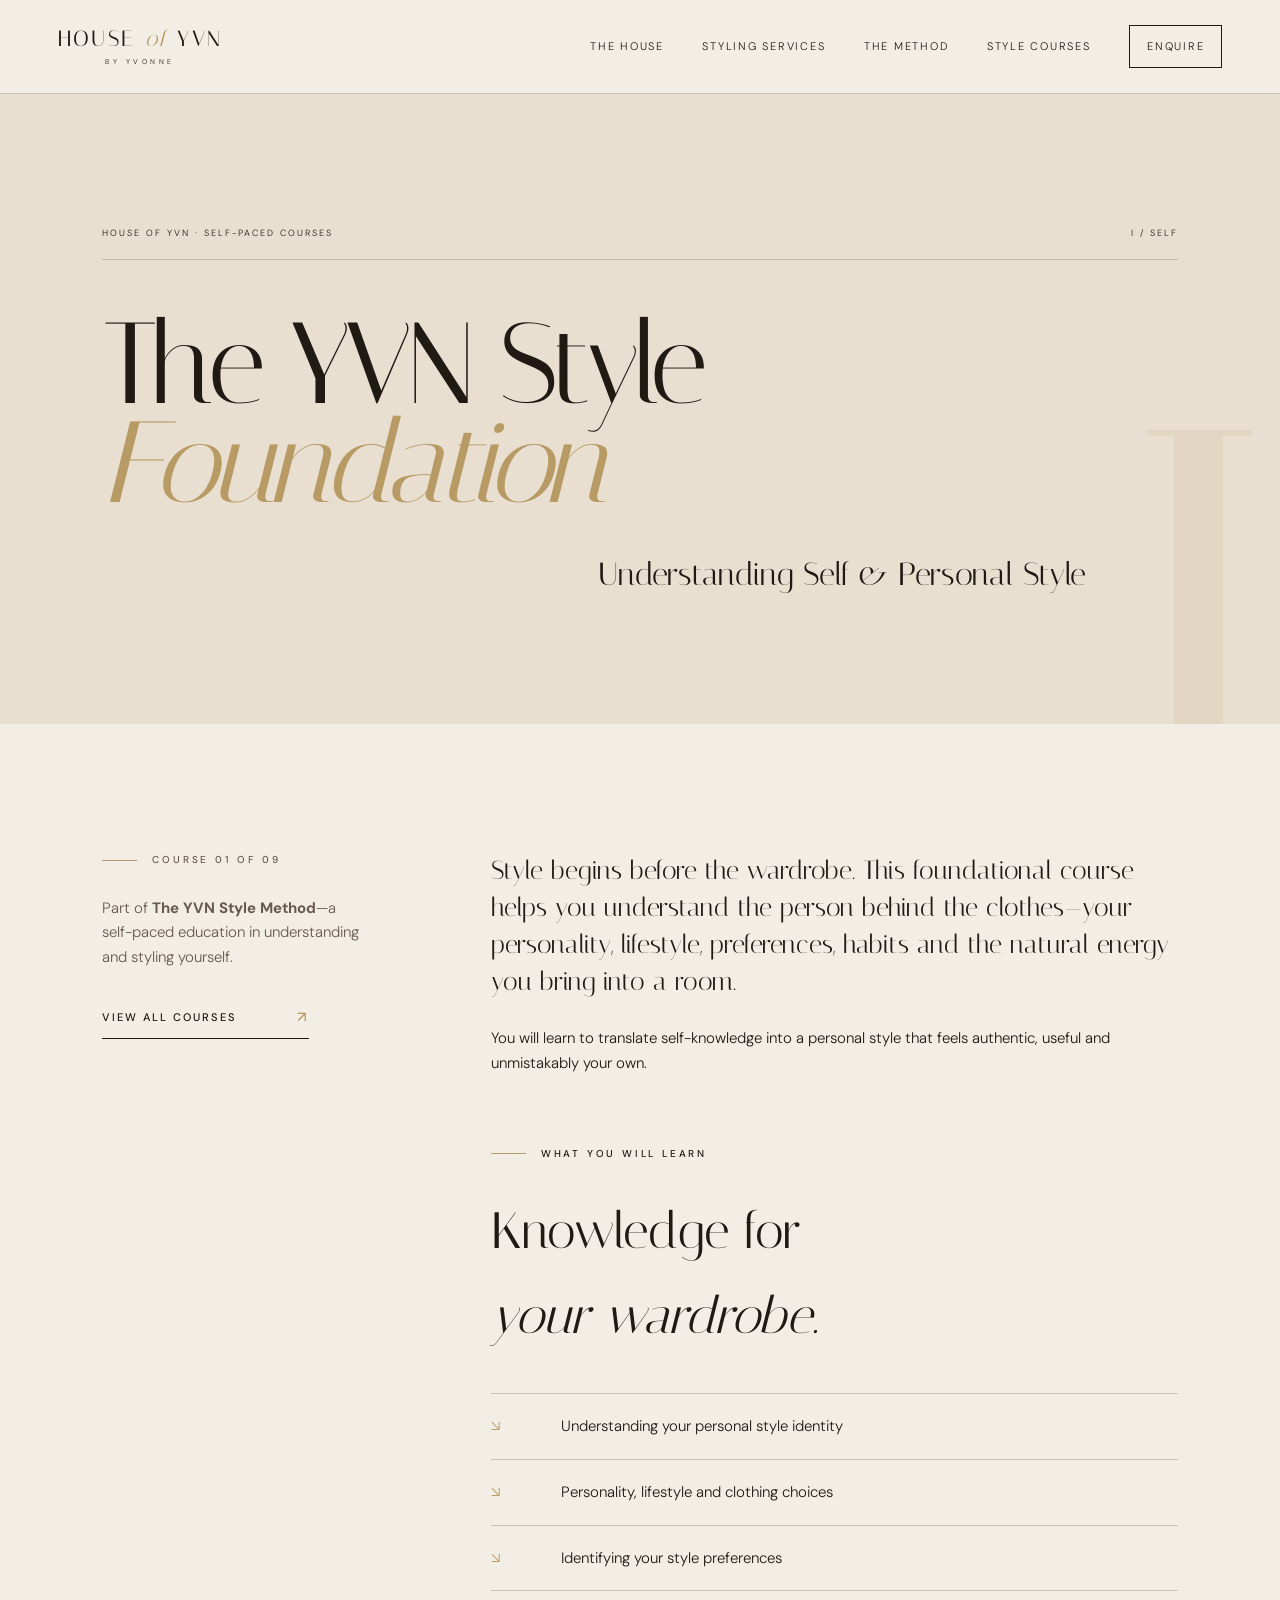
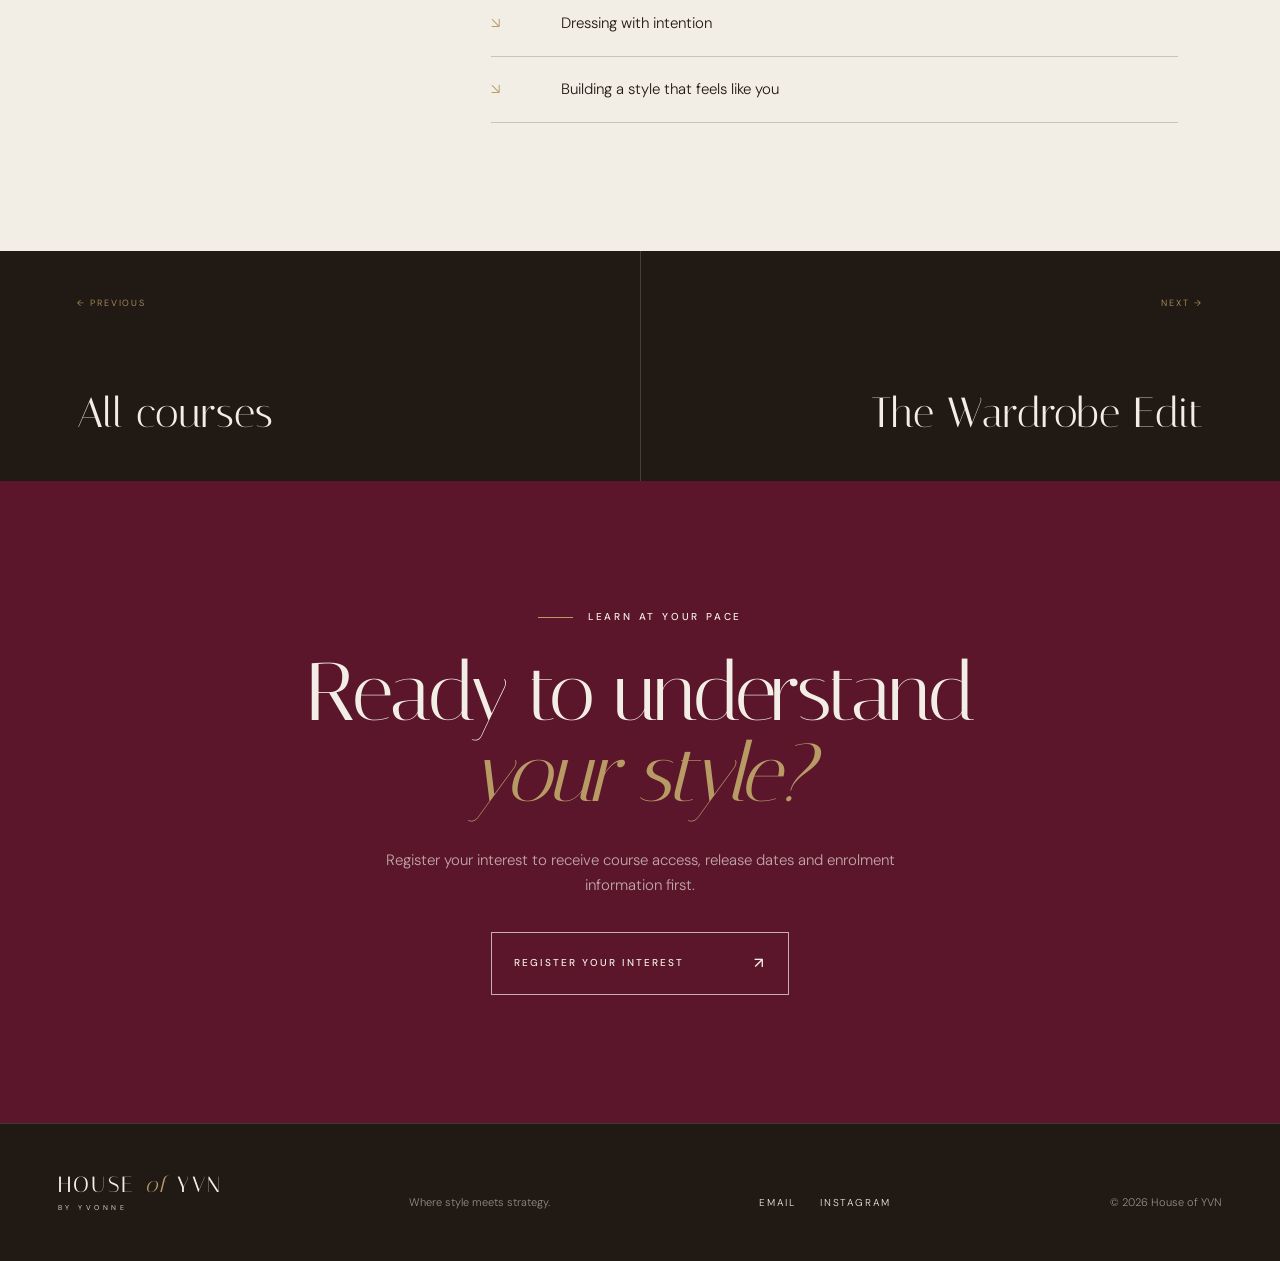
<file: courses/style-foundation.html>
<!doctype html>
<html lang="en">
  <head>
    <meta charset="UTF-8" />
    <meta name="viewport" content="width=device-width, initial-scale=1.0" />
    <meta name="description" content="The YVN Style Foundation is a self-paced personal style course from House of YVN." />
    <meta name="theme-color" content="#211914" />
    <title>The YVN Style Foundation | House of YVN</title>
    <link rel="icon" href="../assets/favicon.svg" type="image/svg+xml" />
    <link rel="preconnect" href="https://fonts.googleapis.com" />
    <link rel="preconnect" href="https://fonts.gstatic.com" crossorigin />
    <link href="https://fonts.googleapis.com/css2?family=DM+Sans:wght@300;400;500&family=Italiana&display=swap" rel="stylesheet" />
    <link rel="stylesheet" href="../styles.css" />
    <script src="../script.js" defer></script>
  </head>
  <body>
    <a class="skip-link" href="#main">Skip to content</a>
    <header class="site-header inner-header" data-header>
      <a class="brand" href="../index.html" aria-label="House of YVN home"><span>HOUSE <i>of</i> YVN</span><small>BY YVONNE</small></a>
      <button class="menu-toggle" type="button" aria-expanded="false" aria-controls="site-nav"><span></span><span></span><span class="sr-only">Open menu</span></button>
      <nav id="site-nav" class="site-nav" aria-label="Main navigation">
        <a href="../index.html#the-house">The House</a>
        <a href="../index.html#services">Styling Services</a>
        <a href="../index.html#method">The Method</a>
        <a href="index.html">Style Courses</a>
        <a class="nav-enquire" href="mailto:styledbyyvn@gmail.com?subject=House%20of%20YVN%20enquiry">Enquire</a>
      </nav>
    </header>
    <main id="main" class="course-main">
      <section class="course-hero section-pad" data-roman="I">
        <div class="course-hero-inner reveal">
          <div class="course-kicker"><span>House of YVN · Self-paced courses</span><span>I / Self</span></div>
          <h1>The YVN Style <em>Foundation</em></h1>
          <p class="course-subtitle">Understanding Self & Personal Style</p>
        </div>
      </section>
      <section class="course-content section-pad">
        <aside class="course-aside reveal">
          <p class="eyebrow">Course 01 of 09</p>
          <p>Part of <strong>The YVN Style Method</strong>—a self-paced education in understanding and styling yourself.</p>
          <a class="text-link" href="index.html">View all courses <span>↗</span></a>
        </aside>
        <div class="course-overview reveal">
          <p class="lead">Style begins before the wardrobe. This foundational course helps you understand the person behind the clothes—your personality, lifestyle, preferences, habits and the natural energy you bring into a room.</p>
          <p>You will learn to translate self-knowledge into a personal style that feels authentic, useful and unmistakably your own.</p>
          <div class="course-outcomes">
            <p class="eyebrow">What you will learn</p>
            <h2>Knowledge for<br /><em>your wardrobe.</em></h2>
            <ul>
              <li>Understanding your personal style identity</li>
              <li>Personality, lifestyle and clothing choices</li>
              <li>Identifying your style preferences</li>
              <li>Dressing with intention</li>
              <li>Building a style that feels like you</li>
            </ul>
          </div>
        </div>
      </section>
      <nav class="course-nav" aria-label="Course navigation">
        <a href="index.html"><small>← Previous</small><strong>All courses</strong></a>
        <a href="wardrobe-edit.html"><small>Next →</small><strong>The Wardrobe Edit</strong></a>
      </nav>
      <section class="school-page-cta section-pad">
        <p class="eyebrow">Learn at your pace</p>
        <h2 class="display">Ready to understand<br /><em>your style?</em></h2>
        <p>Register your interest to receive course access, release dates and enrolment information first.</p>
        <a class="button" href="mailto:styledbyyvn@gmail.com?subject=YVN%20self-paced%20course%20enquiry">Register your interest <span>↗</span></a>
      </section>
    </main>
    <footer class="site-footer">
      <div class="footer-brand"><span>HOUSE <i>of</i> YVN</span><small>BY YVONNE</small></div>
      <p>Where style meets strategy.</p>
      <div class="footer-links"><a href="mailto:styledbyyvn@gmail.com">Email</a><a href="https://www.instagram.com/houseofyvn/" target="_blank" rel="noreferrer">Instagram</a></div>
      <p class="copyright">© <span data-year></span> House of YVN</p>
    </footer>
  </body>
</html>
</file>
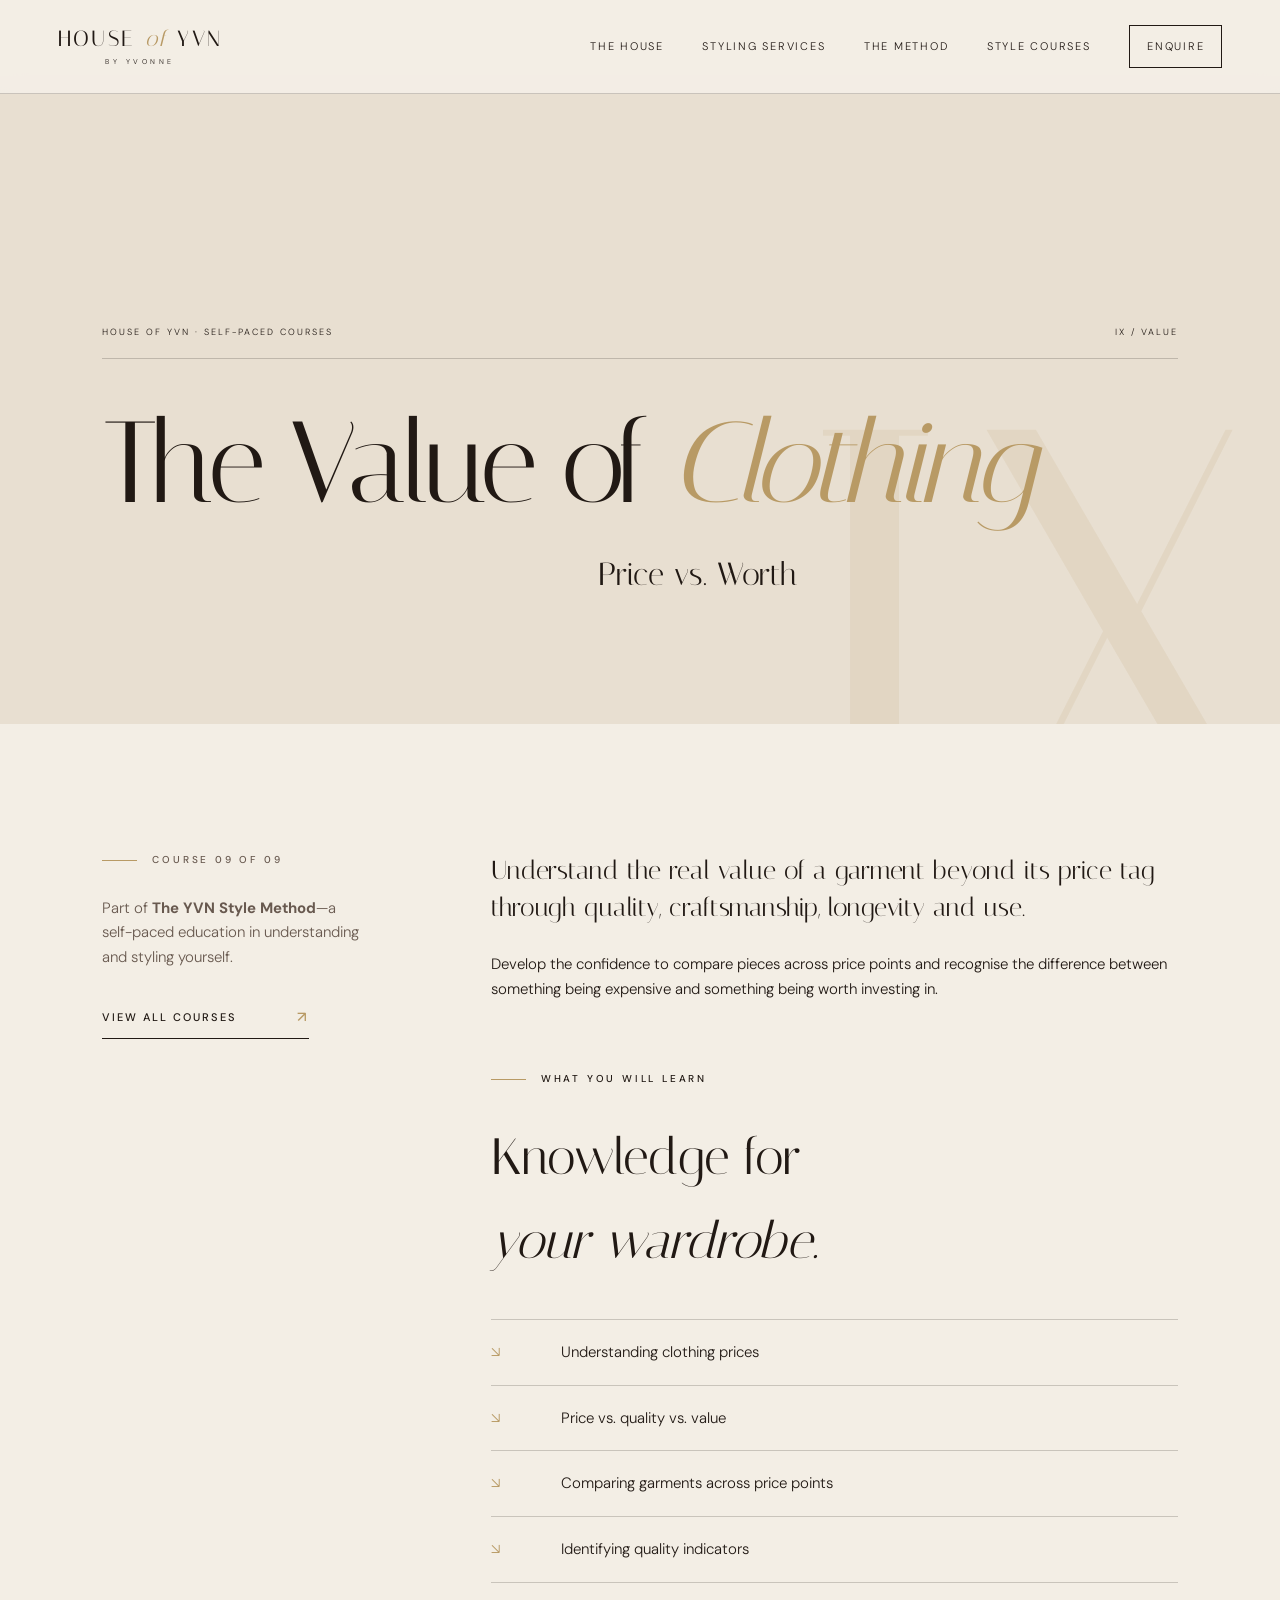
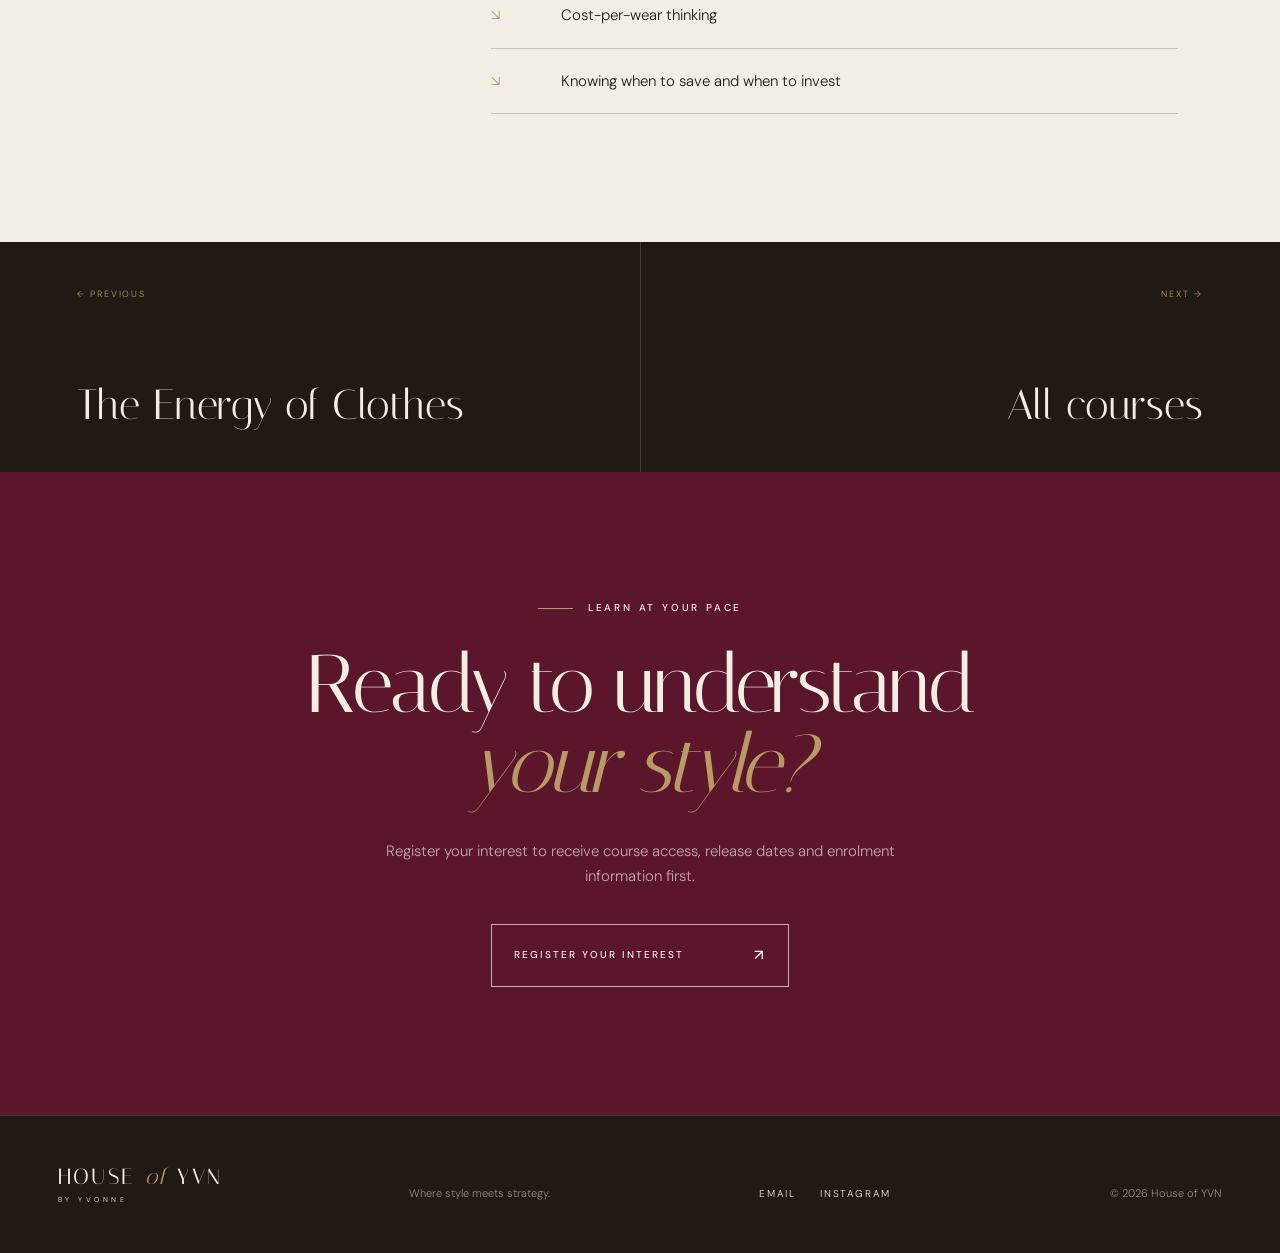
<file: courses/value-of-clothing.html>
<!doctype html>
<html lang="en">
  <head>
    <meta charset="UTF-8" />
    <meta name="viewport" content="width=device-width, initial-scale=1.0" />
    <meta name="description" content="The Value of Clothing is a self-paced personal style course from House of YVN." />
    <meta name="theme-color" content="#211914" />
    <title>The Value of Clothing | House of YVN</title>
    <link rel="icon" href="../assets/favicon.svg" type="image/svg+xml" />
    <link rel="preconnect" href="https://fonts.googleapis.com" />
    <link rel="preconnect" href="https://fonts.gstatic.com" crossorigin />
    <link href="https://fonts.googleapis.com/css2?family=DM+Sans:wght@300;400;500&family=Italiana&display=swap" rel="stylesheet" />
    <link rel="stylesheet" href="../styles.css" />
    <script src="../script.js" defer></script>
  </head>
  <body>
    <a class="skip-link" href="#main">Skip to content</a>
    <header class="site-header inner-header" data-header>
      <a class="brand" href="../index.html" aria-label="House of YVN home"><span>HOUSE <i>of</i> YVN</span><small>BY YVONNE</small></a>
      <button class="menu-toggle" type="button" aria-expanded="false" aria-controls="site-nav"><span></span><span></span><span class="sr-only">Open menu</span></button>
      <nav id="site-nav" class="site-nav" aria-label="Main navigation">
        <a href="../index.html#the-house">The House</a>
        <a href="../index.html#services">Styling Services</a>
        <a href="../index.html#method">The Method</a>
        <a href="index.html">Style Courses</a>
        <a class="nav-enquire" href="mailto:styledbyyvn@gmail.com?subject=House%20of%20YVN%20enquiry">Enquire</a>
      </nav>
    </header>
    <main id="main" class="course-main">
      <section class="course-hero section-pad" data-roman="IX">
        <div class="course-hero-inner reveal">
          <div class="course-kicker"><span>House of YVN · Self-paced courses</span><span>IX / Value</span></div>
          <h1>The Value of <em>Clothing</em></h1>
          <p class="course-subtitle">Price vs. Worth</p>
        </div>
      </section>
      <section class="course-content section-pad">
        <aside class="course-aside reveal">
          <p class="eyebrow">Course 09 of 09</p>
          <p>Part of <strong>The YVN Style Method</strong>—a self-paced education in understanding and styling yourself.</p>
          <a class="text-link" href="index.html">View all courses <span>↗</span></a>
        </aside>
        <div class="course-overview reveal">
          <p class="lead">Understand the real value of a garment beyond its price tag through quality, craftsmanship, longevity and use.</p>
          <p>Develop the confidence to compare pieces across price points and recognise the difference between something being expensive and something being worth investing in.</p>
          <div class="course-outcomes">
            <p class="eyebrow">What you will learn</p>
            <h2>Knowledge for<br /><em>your wardrobe.</em></h2>
            <ul>
              <li>Understanding clothing prices</li>
              <li>Price vs. quality vs. value</li>
              <li>Comparing garments across price points</li>
              <li>Identifying quality indicators</li>
              <li>Cost-per-wear thinking</li>
              <li>Knowing when to save and when to invest</li>
            </ul>
          </div>
        </div>
      </section>
      <nav class="course-nav" aria-label="Course navigation">
        <a href="energy-of-clothes.html"><small>← Previous</small><strong>The Energy of Clothes</strong></a>
        <a href="index.html"><small>Next →</small><strong>All courses</strong></a>
      </nav>
      <section class="school-page-cta section-pad">
        <p class="eyebrow">Learn at your pace</p>
        <h2 class="display">Ready to understand<br /><em>your style?</em></h2>
        <p>Register your interest to receive course access, release dates and enrolment information first.</p>
        <a class="button" href="mailto:styledbyyvn@gmail.com?subject=YVN%20self-paced%20course%20enquiry">Register your interest <span>↗</span></a>
      </section>
    </main>
    <footer class="site-footer">
      <div class="footer-brand"><span>HOUSE <i>of</i> YVN</span><small>BY YVONNE</small></div>
      <p>Where style meets strategy.</p>
      <div class="footer-links"><a href="mailto:styledbyyvn@gmail.com">Email</a><a href="https://www.instagram.com/houseofyvn/" target="_blank" rel="noreferrer">Instagram</a></div>
      <p class="copyright">© <span data-year></span> House of YVN</p>
    </footer>
  </body>
</html>
</file>
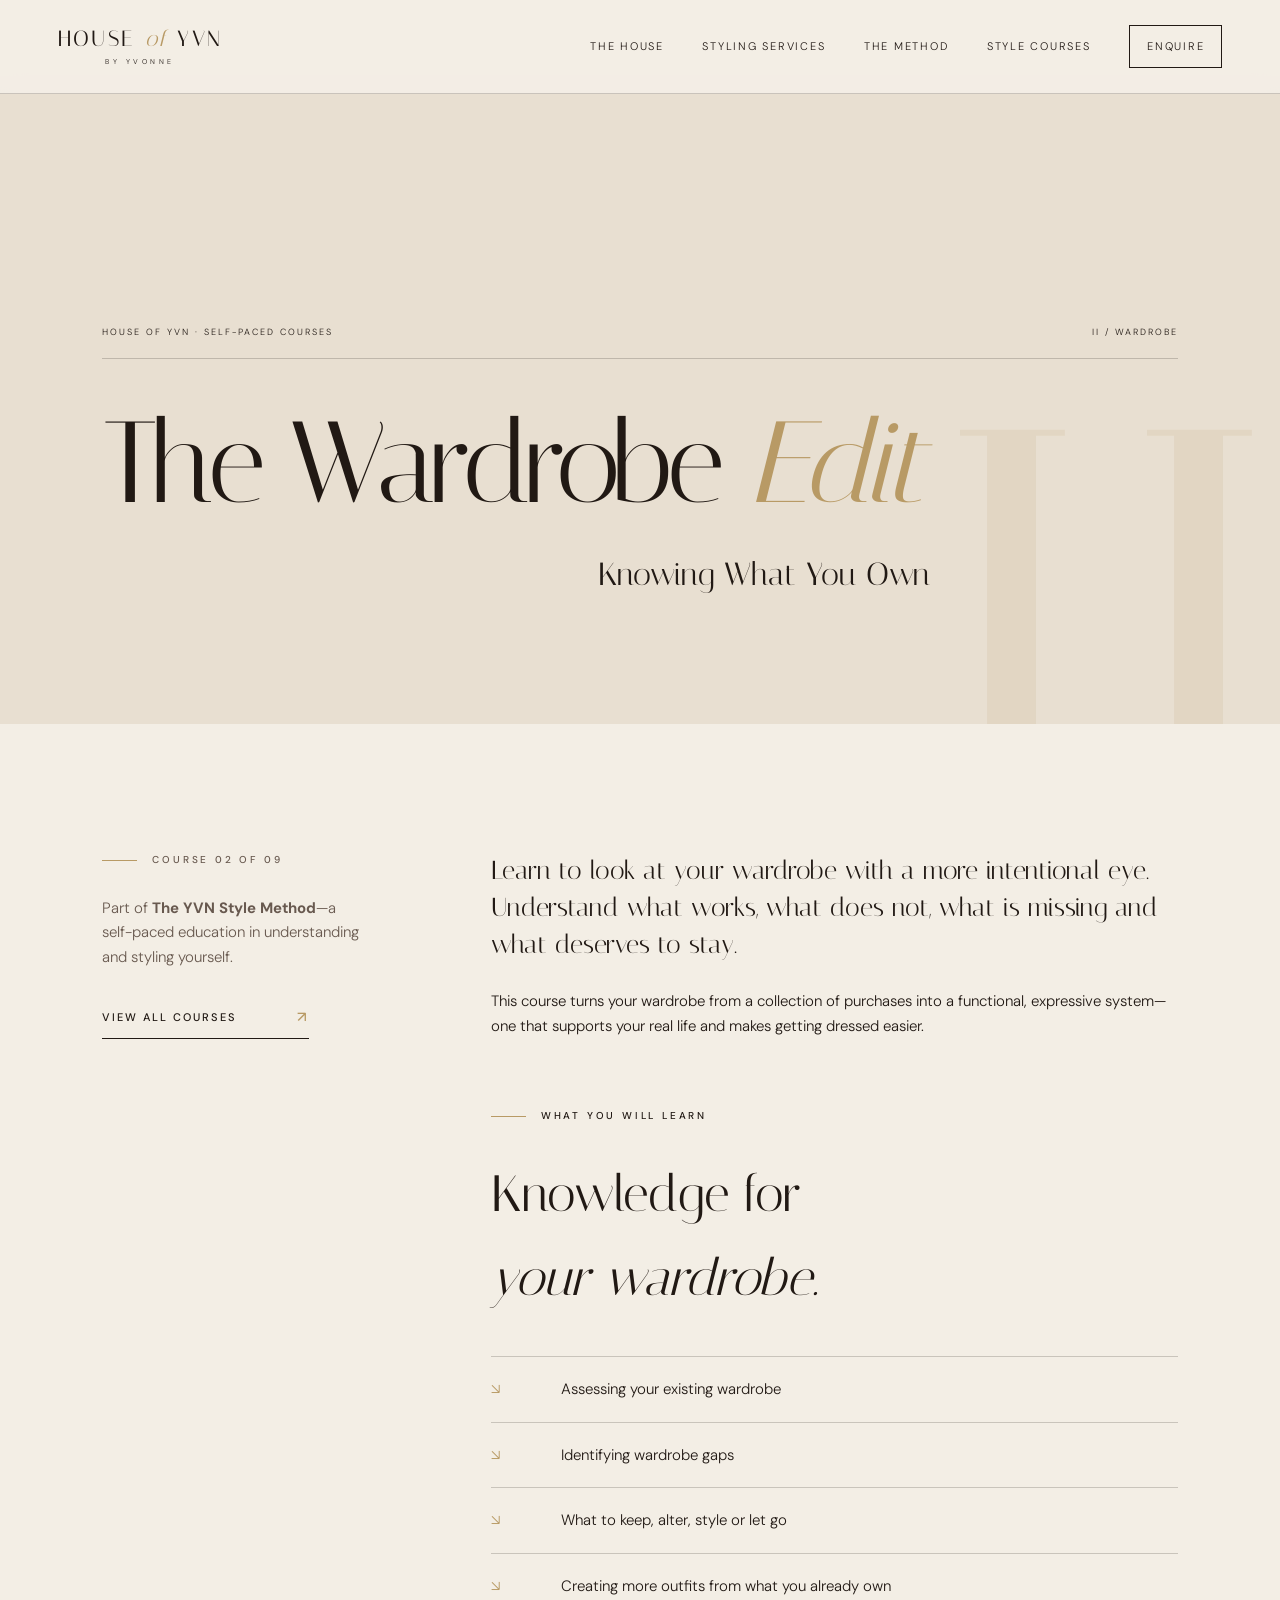
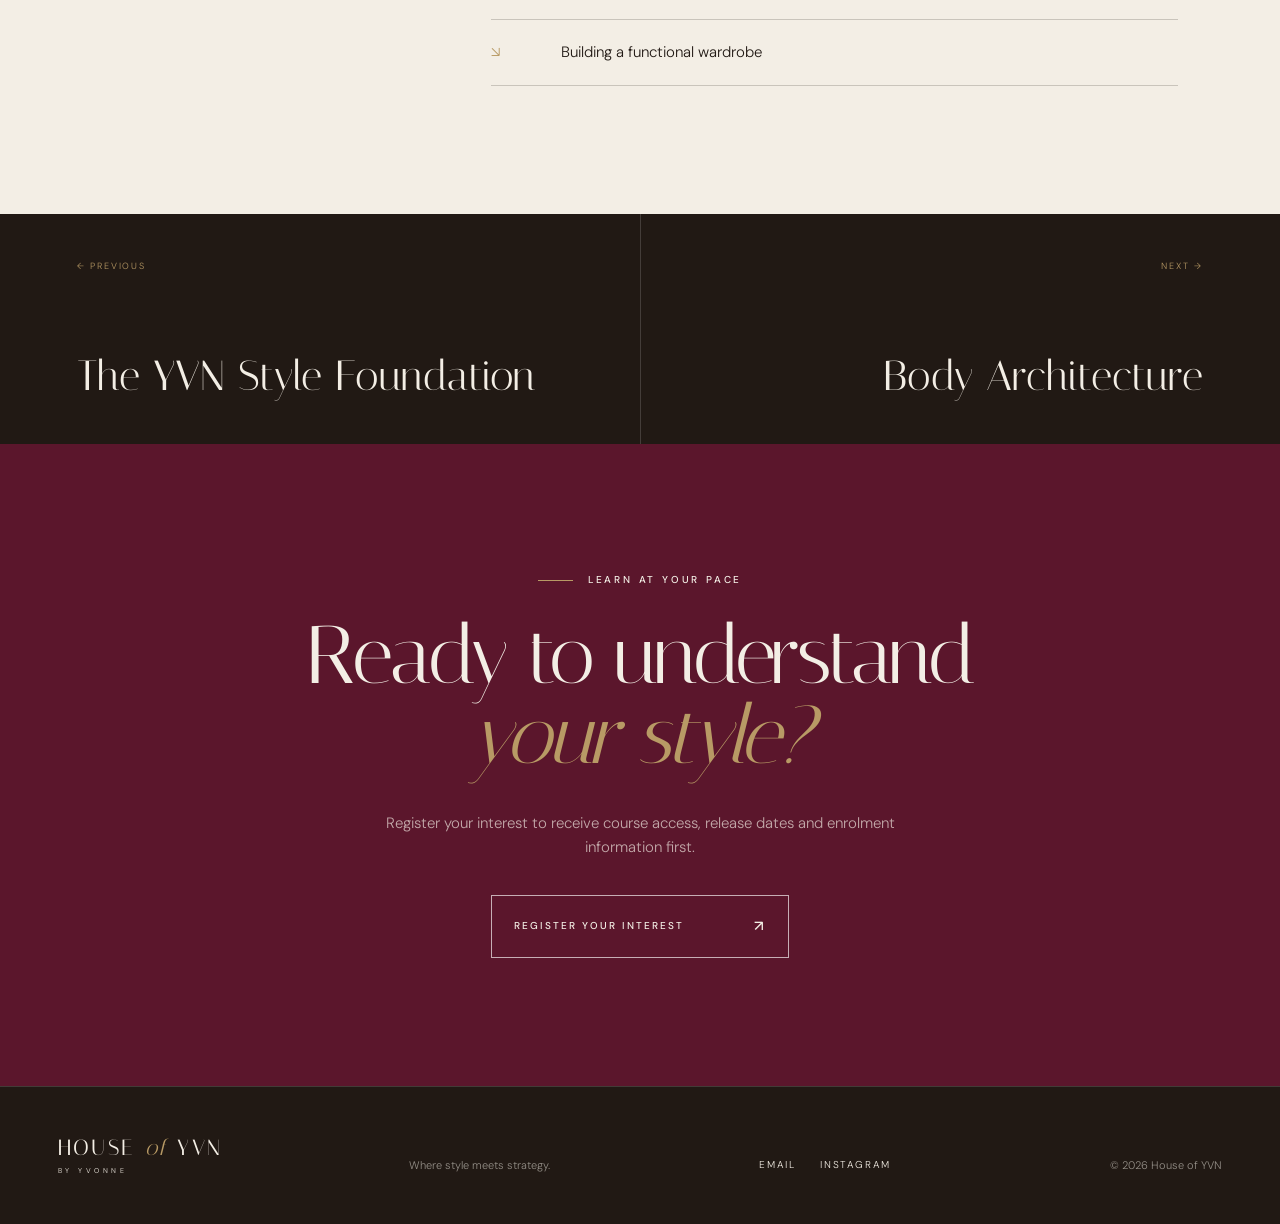
<file: courses/wardrobe-edit.html>
<!doctype html>
<html lang="en">
  <head>
    <meta charset="UTF-8" />
    <meta name="viewport" content="width=device-width, initial-scale=1.0" />
    <meta name="description" content="The Wardrobe Edit is a self-paced personal style course from House of YVN." />
    <meta name="theme-color" content="#211914" />
    <title>The Wardrobe Edit | House of YVN</title>
    <link rel="icon" href="../assets/favicon.svg" type="image/svg+xml" />
    <link rel="preconnect" href="https://fonts.googleapis.com" />
    <link rel="preconnect" href="https://fonts.gstatic.com" crossorigin />
    <link href="https://fonts.googleapis.com/css2?family=DM+Sans:wght@300;400;500&family=Italiana&display=swap" rel="stylesheet" />
    <link rel="stylesheet" href="../styles.css" />
    <script src="../script.js" defer></script>
  </head>
  <body>
    <a class="skip-link" href="#main">Skip to content</a>
    <header class="site-header inner-header" data-header>
      <a class="brand" href="../index.html" aria-label="House of YVN home"><span>HOUSE <i>of</i> YVN</span><small>BY YVONNE</small></a>
      <button class="menu-toggle" type="button" aria-expanded="false" aria-controls="site-nav"><span></span><span></span><span class="sr-only">Open menu</span></button>
      <nav id="site-nav" class="site-nav" aria-label="Main navigation">
        <a href="../index.html#the-house">The House</a>
        <a href="../index.html#services">Styling Services</a>
        <a href="../index.html#method">The Method</a>
        <a href="index.html">Style Courses</a>
        <a class="nav-enquire" href="mailto:styledbyyvn@gmail.com?subject=House%20of%20YVN%20enquiry">Enquire</a>
      </nav>
    </header>
    <main id="main" class="course-main">
      <section class="course-hero section-pad" data-roman="II">
        <div class="course-hero-inner reveal">
          <div class="course-kicker"><span>House of YVN · Self-paced courses</span><span>II / Wardrobe</span></div>
          <h1>The Wardrobe <em>Edit</em></h1>
          <p class="course-subtitle">Knowing What You Own</p>
        </div>
      </section>
      <section class="course-content section-pad">
        <aside class="course-aside reveal">
          <p class="eyebrow">Course 02 of 09</p>
          <p>Part of <strong>The YVN Style Method</strong>—a self-paced education in understanding and styling yourself.</p>
          <a class="text-link" href="index.html">View all courses <span>↗</span></a>
        </aside>
        <div class="course-overview reveal">
          <p class="lead">Learn to look at your wardrobe with a more intentional eye. Understand what works, what does not, what is missing and what deserves to stay.</p>
          <p>This course turns your wardrobe from a collection of purchases into a functional, expressive system—one that supports your real life and makes getting dressed easier.</p>
          <div class="course-outcomes">
            <p class="eyebrow">What you will learn</p>
            <h2>Knowledge for<br /><em>your wardrobe.</em></h2>
            <ul>
              <li>Assessing your existing wardrobe</li>
              <li>Identifying wardrobe gaps</li>
              <li>What to keep, alter, style or let go</li>
              <li>Creating more outfits from what you already own</li>
              <li>Building a functional wardrobe</li>
            </ul>
          </div>
        </div>
      </section>
      <nav class="course-nav" aria-label="Course navigation">
        <a href="style-foundation.html"><small>← Previous</small><strong>The YVN Style Foundation</strong></a>
        <a href="body-architecture.html"><small>Next →</small><strong>Body Architecture</strong></a>
      </nav>
      <section class="school-page-cta section-pad">
        <p class="eyebrow">Learn at your pace</p>
        <h2 class="display">Ready to understand<br /><em>your style?</em></h2>
        <p>Register your interest to receive course access, release dates and enrolment information first.</p>
        <a class="button" href="mailto:styledbyyvn@gmail.com?subject=YVN%20self-paced%20course%20enquiry">Register your interest <span>↗</span></a>
      </section>
    </main>
    <footer class="site-footer">
      <div class="footer-brand"><span>HOUSE <i>of</i> YVN</span><small>BY YVONNE</small></div>
      <p>Where style meets strategy.</p>
      <div class="footer-links"><a href="mailto:styledbyyvn@gmail.com">Email</a><a href="https://www.instagram.com/houseofyvn/" target="_blank" rel="noreferrer">Instagram</a></div>
      <p class="copyright">© <span data-year></span> House of YVN</p>
    </footer>
  </body>
</html>
</file>
<file: styles.css>
:root {
  --ivory: #f3eee5;
  --paper: #e8dfd1;
  --espresso: #211914;
  --cocoa: #4a3528;
  --gold: #b89a65;
  --burgundy: #5b162c;
  --burgundy-soft: #a85a68;
  --line: rgba(33, 25, 20, 0.2);
  --sans: "DM Sans", sans-serif;
  --serif: "Italiana", serif;
}

* { box-sizing: border-box; }
html { scroll-behavior: smooth; }
body { margin: 0; background: var(--ivory); color: var(--espresso); font-family: var(--sans); font-size: 15px; font-weight: 300; line-height: 1.65; }
body.menu-open { overflow: hidden; }
img { display: block; width: 100%; }
a { color: inherit; text-decoration: none; }
button { font: inherit; }
::selection { background: var(--burgundy); color: var(--ivory); }
:focus-visible { outline: 2px solid var(--burgundy-soft); outline-offset: 4px; }

.skip-link { position: fixed; top: -60px; left: 16px; z-index: 200; background: var(--ivory); padding: 12px 18px; transition: top .2s; }
.skip-link:focus { top: 16px; }
.sr-only { position: absolute; width: 1px; height: 1px; padding: 0; margin: -1px; overflow: hidden; clip: rect(0,0,0,0); border: 0; }

.site-header { position: fixed; inset: 0 0 auto 0; z-index: 100; height: 94px; padding: 0 clamp(24px, 4.5vw, 76px); display: flex; justify-content: space-between; align-items: center; color: var(--ivory); border-bottom: 1px solid rgba(255,255,255,.25); transition: background .35s, color .35s, height .35s, border .35s; }
.site-header.scrolled { height: 76px; background: rgba(243,238,229,.94); color: var(--espresso); border-color: var(--line); backdrop-filter: blur(12px); }
.brand, .footer-brand { display: flex; flex-direction: column; align-items: center; line-height: 1; letter-spacing: .16em; }
.brand span, .footer-brand span { font-family: var(--serif); font-size: 22px; }
.brand i, .footer-brand i { color: var(--gold); font-weight: 400; }
.brand small, .footer-brand small { margin-top: 8px; font-size: 7px; letter-spacing: .5em; }
.site-nav { display: flex; gap: clamp(22px, 3vw, 48px); align-items: center; font-size: 11px; letter-spacing: .16em; text-transform: uppercase; }
.site-nav a { position: relative; }
.site-nav a:not(.nav-enquire)::after { content: ""; position: absolute; left: 0; bottom: -7px; width: 100%; height: 1px; background: currentColor; transform: scaleX(0); transform-origin: right; transition: transform .35s; }
.site-nav a:hover::after { transform: scaleX(1); transform-origin: left; }
.nav-enquire { padding: 11px 17px; border: 1px solid currentColor; transition: background .3s, border-color .3s, color .3s; }
.nav-enquire:hover { background: var(--burgundy); border-color: var(--burgundy); color: var(--ivory); }
.menu-toggle { display: none; background: transparent; border: 0; color: inherit; padding: 12px 0 12px 12px; }
.menu-toggle span:not(.sr-only) { display: block; width: 25px; height: 1px; background: currentColor; margin: 6px 0; transition: transform .3s; }

.hero { position: relative; min-height: 100svh; background: var(--espresso); color: var(--ivory); overflow: hidden; }
.hero-image { position: absolute; inset: 0 0 0 auto; width: 62%; height: 100%; object-fit: contain; object-position: right center; background: var(--espresso); animation: hero-in 1.3s cubic-bezier(.2,.8,.2,1) both; }
.hero-wash { position: absolute; inset: 0; background: linear-gradient(90deg, rgba(25,17,12,.82) 0%, rgba(25,17,12,.38) 43%, rgba(25,17,12,.02) 70%), linear-gradient(0deg, rgba(20,13,9,.35), transparent 38%); }
.hero-copy { position: absolute; z-index: 2; left: clamp(25px, 8vw, 130px); top: 50%; transform: translateY(-46%); max-width: 720px; }
.eyebrow { margin: 0 0 27px; font-size: 10px; font-weight: 500; letter-spacing: .28em; text-transform: uppercase; }
.eyebrow::before { content: ""; display: inline-block; width: 35px; height: 1px; background: var(--gold); vertical-align: middle; margin-right: 15px; }
.hero h1 { margin: 0; max-width: 700px; font-family: var(--serif); font-weight: 400; font-size: clamp(60px, 8.2vw, 126px); line-height: .89; letter-spacing: -.035em; }
.hero h1 em, .display em, .contact h2 em, blockquote em { color: var(--gold); font-weight: 400; }
.hero-intro { max-width: 350px; margin: 34px 0 30px; font-size: 16px; letter-spacing: .02em; }
.text-link { display: inline-flex; align-items: center; gap: 60px; padding-bottom: 8px; border-bottom: 1px solid currentColor; font-size: 11px; font-weight: 500; letter-spacing: .18em; text-transform: uppercase; }
.text-link span { color: var(--gold); font-size: 15px; transition: transform .25s; }
.text-link:hover span { transform: translate(4px, 4px); }
.hero-note { position: absolute; right: clamp(26px, 4.5vw, 76px); bottom: 43px; z-index: 2; margin: 0; font-family: var(--serif); font-size: 17px; letter-spacing: .05em; }
.scroll-cue { position: absolute; z-index: 2; left: clamp(25px, 4.5vw, 76px); bottom: 34px; display: flex; align-items: center; gap: 12px; font-size: 9px; letter-spacing: .22em; text-transform: uppercase; writing-mode: vertical-rl; }
.scroll-cue span { width: 1px; height: 35px; background: rgba(255,255,255,.55); }

.section-pad { padding: clamp(90px, 10vw, 170px) clamp(25px, 8vw, 130px); }
.section-number { color: var(--gold); font-family: var(--serif); font-size: 13px; margin-bottom: 65px; }
.manifesto { position: relative; }
.manifesto-grid { display: grid; grid-template-columns: minmax(0, 1.2fr) minmax(300px, .8fr); gap: clamp(50px, 10vw, 170px); align-items: end; }
.display { margin: 0; font-family: var(--serif); font-size: clamp(49px, 6.4vw, 100px); font-weight: 400; line-height: .98; letter-spacing: -.035em; }
.manifesto-copy { padding-bottom: 8px; }
.lead { font-family: var(--serif); font-size: clamp(20px, 2vw, 28px); line-height: 1.45; }
.manifesto-copy p:not(.lead) { color: #68594f; max-width: 500px; }
.manifesto-copy .text-link { margin-top: 26px; }

.audience { position: relative; overflow: hidden; background: var(--espresso); color: var(--ivory); }
.audience::before { content: "YVN"; position: absolute; top: -3vw; right: -2vw; color: rgba(184,154,101,.06); font-family: var(--serif); font-size: clamp(180px, 31vw, 470px); line-height: 1; pointer-events: none; }
.audience-intro { position: relative; z-index: 1; display: grid; grid-template-columns: 1fr 1fr; gap: clamp(55px, 10vw, 160px); align-items: end; margin-bottom: clamp(75px, 10vw, 145px); }
.audience-statement { max-width: 610px; }
.audience-statement .lead { margin-top: 0; color: var(--ivory); }
.audience-list { display: flex; flex-wrap: wrap; gap: 9px; margin-top: 32px; }
.audience-list span { padding: 8px 12px; border: 1px solid rgba(243,238,229,.24); color: rgba(243,238,229,.72); font-size: 9px; letter-spacing: .13em; text-transform: uppercase; }
.divisions { position: relative; z-index: 1; border-top: 1px solid rgba(243,238,229,.2); }
.division { display: grid; grid-template-columns: 70px minmax(230px, .75fr) minmax(300px, 1.25fr); gap: clamp(25px, 5vw, 80px); padding: clamp(45px, 6vw, 82px) 0; border-bottom: 1px solid rgba(243,238,229,.2); }
.division-number { color: var(--gold); font-family: var(--serif); font-size: 14px; }
.division-heading > p { margin: 0 0 15px; color: var(--burgundy-soft); font-size: 9px; font-weight: 500; letter-spacing: .2em; text-transform: uppercase; }
.division-heading h3 { margin: 0; font-family: var(--serif); font-size: clamp(40px, 4.5vw, 72px); font-weight: 400; line-height: .92; }
.division-heading h3 em { color: var(--gold); font-weight: 400; }
.division-copy { max-width: 660px; }
.division-copy p { margin: 0; color: rgba(243,238,229,.68); }
.division-copy p + p { margin-top: 18px; }
.audience-purpose { position: relative; z-index: 1; display: grid; grid-template-columns: .55fr 1.45fr; gap: clamp(45px, 8vw, 125px); align-items: start; padding-top: clamp(70px, 9vw, 125px); }
.audience-purpose > p:last-child { max-width: 910px; margin: 0; font-family: var(--serif); font-size: clamp(34px, 4.2vw, 65px); line-height: 1.08; }
.audience-purpose > p:last-child em { color: var(--gold); font-weight: 400; }


.pathways { background: var(--paper); }
.pathways-heading { display: grid; grid-template-columns: .4fr 1.6fr; gap: 55px; align-items: start; margin-bottom: 70px; }
.pathways-heading .eyebrow { padding-top: 10px; }
.pathways-statement { display: grid; gap: 8px; }
.pathways-statement span, .pathways-statement em, .pathways-statement strong { display: block; font: inherit; line-height: .94; }
.pathways-statement em { color: var(--gold); }
.pathways-statement strong { color: var(--burgundy); font-size: .68em; }
.pathways-grid { display: grid; grid-template-columns: repeat(3, minmax(0, 1fr)); gap: clamp(14px, 2vw, 28px); }
.pathway-card { position: relative; min-height: 650px; display: flex; align-items: flex-end; overflow: hidden; color: var(--ivory); }
.pathway-card img { position: absolute; inset: 0; height: 100%; object-fit: cover; transition: transform .8s cubic-bezier(.2,.8,.2,1); }
.pathway-card:first-child img { object-position: center; }
.pathway-card:nth-child(2) img { object-position: center; }
.pathway-card:nth-child(2) .pathway-overlay { background: linear-gradient(0deg, rgba(52,8,24,.95) 0%, rgba(38,17,20,.12) 75%); }
.pathway-card:nth-child(2) .pathway-content span { color: #e0a9b3; }
.pathway-card:hover img { transform: scale(1.025); }
.pathway-overlay { position: absolute; inset: 0; background: linear-gradient(0deg, rgba(27,18,13,.9) 0%, rgba(27,18,13,.12) 72%); }
.pathway-content { position: relative; z-index: 1; width: 100%; padding: clamp(30px, 5vw, 65px); }
.pathway-content span { display: block; margin-bottom: 22px; color: var(--gold); font-size: 9px; font-weight: 500; letter-spacing: .2em; text-transform: uppercase; }
.pathway-content h3 { margin: 0; font-family: var(--serif); font-size: clamp(45px, 5vw, 76px); font-weight: 400; line-height: .9; }
.pathway-content p { max-width: 420px; margin: 27px 0; color: rgba(243,238,229,.74); }
.pathway-content strong { display: inline-block; font-size: 10px; font-weight: 500; letter-spacing: .17em; text-transform: uppercase; border-bottom: 1px solid; transition: color .3s, transform .3s; }
.pathway-card:hover .pathway-content strong { color: var(--burgundy-soft); transform: translateX(5px); }
.pathway-card:nth-child(2):hover .pathway-content strong { color: var(--ivory); }
.pathway-card--audit img { object-position: center; }
.pathway-card--audit .pathway-overlay { background: linear-gradient(0deg, rgba(25,10,16,.9) 0%, rgba(33,25,20,.08) 76%); }
.pathway-card--audit .pathway-content span { color: #e0a9b3; }
.pathway-card--audit:hover .pathway-content strong { color: var(--gold); }

.philosophy { min-height: 78vh; display: flex; flex-direction: column; align-items: center; justify-content: center; text-align: center; background: #080707; color: var(--ivory); }
.philosophy blockquote { margin: 10px 0 40px; font-family: var(--serif); font-size: clamp(58px, 8vw, 125px); font-weight: 400; line-height: .9; letter-spacing: -.035em; }
.philosophy > p:last-child { max-width: 510px; color: rgba(243,238,229,.65); }

.founder { display: grid; grid-template-columns: .85fr 1.15fr; gap: clamp(70px, 10vw, 160px); align-items: center; }
.founder-copy { max-width: 510px; }
.founder-copy .lead { margin-top: 45px; }
.founder-copy > p:not(.eyebrow):not(.lead) { color: #68594f; }
.founder-copy .text-link { margin-top: 25px; }
.founder-image-wrap { position: relative; padding-right: 50px; }
.founder-image-wrap img { aspect-ratio: 4 / 5.2; object-fit: cover; object-position: center; }
.vertical-note { position: absolute; right: 0; top: 0; writing-mode: vertical-rl; font-size: 9px; letter-spacing: .24em; text-transform: uppercase; }
.image-caption { margin: 18px 0 0; font-family: var(--serif); font-size: 15px; line-height: 1.45; }

.portfolio { display: grid; grid-template-columns: minmax(0, .95fr) minmax(320px, 1.05fr); gap: clamp(55px, 9vw, 145px); align-items: center; background: var(--paper); }
.portfolio-main { padding-top: 76px; }
.portfolio-lock-bar { display: flex; justify-content: space-between; align-items: center; gap: 20px; padding: 14px clamp(25px, 8vw, 130px); background: var(--espresso); color: var(--ivory); font-size: 9px; letter-spacing: .18em; text-transform: uppercase; }
.portfolio-lock-bar form { margin: 0; }
.portfolio-lock-bar button { padding: 8px 12px; border: 1px solid rgba(243,238,229,.45); background: transparent; color: inherit; font: inherit; cursor: pointer; }
.portfolio-lock-bar button:hover { background: var(--ivory); color: var(--espresso); }
.portfolio-image { position: relative; }
.portfolio-image img { aspect-ratio: 4 / 5; height: 100%; object-fit: cover; }
.portfolio-image span { display: block; margin-top: 16px; font-size: 9px; letter-spacing: .2em; text-transform: uppercase; }
.portfolio-copy { max-width: 620px; }
.portfolio-copy .lead { margin-top: 42px; }
.portfolio-copy > p:not(.eyebrow):not(.lead) { color: #68594f; }
.portfolio-copy .text-link { margin-top: 28px; }

.casefiles { background: var(--paper); }
.casefiles-heading { display: grid; grid-template-columns: 1fr minmax(280px, .75fr); gap: clamp(45px, 9vw, 140px); align-items: end; margin-bottom: clamp(55px, 8vw, 110px); }
.casefiles-heading .display { font-size: clamp(54px, 7vw, 104px); }
.casefiles-heading > .lead { max-width: 570px; margin: 0 0 8px; color: #68594f; }
.case-tabs { display: grid; grid-template-columns: repeat(3, 1fr); margin-bottom: 55px; border-top: 1px solid var(--line); border-bottom: 1px solid var(--line); }
.case-tabs button { display: flex; flex-direction: column; align-items: flex-start; gap: 5px; padding: 20px 22px; border: 0; border-right: 1px solid var(--line); background: transparent; color: #68594f; font: inherit; font-size: 10px; letter-spacing: .16em; text-align: left; text-transform: uppercase; cursor: pointer; transition: background .25s, color .25s; }
.case-tabs button:first-child { border-left: 1px solid var(--line); }
.case-tabs button span { color: inherit; font-family: var(--serif); font-size: 21px; letter-spacing: 0; text-transform: none; }
.case-tabs button[aria-selected="true"] { background: var(--espresso); color: var(--ivory); }
.case-tabs button:focus-visible { outline-offset: 3px; }
.case-study-heading { display: flex; justify-content: space-between; align-items: end; gap: 35px; margin-bottom: 35px; }
.case-study-heading .eyebrow { margin-bottom: 20px; }
.case-study-heading h3 { margin: 0; font-family: var(--serif); font-size: clamp(38px, 5.3vw, 76px); font-weight: 400; line-height: .98; letter-spacing: -.025em; }
.case-study-heading h3 em { color: var(--gold); font-weight: 400; }
.case-stat { margin: 0 0 4px; color: #68594f; font-size: 10px; letter-spacing: .15em; text-align: right; text-transform: uppercase; white-space: nowrap; }
.case-stat i { padding: 0 5px; color: var(--gold); font-style: normal; }
.case-story { display: grid; grid-template-columns: 1fr 1fr; gap: clamp(25px, 5vw, 75px); max-width: 1080px; margin: 0 0 50px; color: #68594f; }
.case-story p { margin: 0; }
.case-gallery { display: grid; grid-template-columns: repeat(4, minmax(0, 1fr)); gap: 14px; }
.case-gallery a, .case-feature-image { display: block; overflow: hidden; background: #ded2c1; }
.case-gallery img { aspect-ratio: 4 / 5; object-fit: cover; transition: transform .6s cubic-bezier(.2,.8,.2,1); }
.case-gallery a:hover img, .case-feature-image:hover img { transform: scale(1.035); }
.case-outcome { margin: 35px 0 0; padding-top: 18px; border-top: 1px solid var(--line); font-size: 10px; font-weight: 500; letter-spacing: .19em; text-transform: uppercase; }
.case-two-column { display: grid; grid-template-columns: 1fr minmax(250px, .65fr); gap: clamp(40px, 8vw, 125px); align-items: start; }
.case-two-column .case-story { display: block; max-width: 650px; margin: 15px 0 0; }
.case-two-column .case-story p + p { margin-top: 24px; }
.case-feature-image { max-width: 460px; }
.case-feature-image img { width: 100%; aspect-ratio: 3 / 5; object-fit: cover; transition: transform .6s cubic-bezier(.2,.8,.2,1); }
.case-feature-image span { display: block; padding: 13px 16px; font-size: 9px; letter-spacing: .18em; text-transform: uppercase; }
.case-reel-card { min-height: 350px; display: flex; flex-direction: column; align-items: flex-start; justify-content: flex-end; padding: clamp(30px, 6vw, 75px); overflow: hidden; background: radial-gradient(circle at 80% 100%, rgba(184,154,101,.18), transparent 42%), linear-gradient(135deg, var(--espresso), #3b261d); color: var(--ivory); }
.case-reel-card .eyebrow { margin-bottom: 18px; color: var(--gold); }
.case-reel-caption { margin: 0 0 30px; font-family: var(--serif); font-size: clamp(38px, 6vw, 76px); line-height: 1; }
.case-reel-card .text-link { font-size: 10px; }
.case-panel[hidden] { display: none; }


.flagship-section { padding-bottom: 0; background: var(--ivory); }
#courses { padding-top: 0; }
#courses .curriculum-heading { padding-top: clamp(40px, 4vw, 60px); }
.school-program { position: relative; min-height: 590px; display: flex; align-items: center; padding: clamp(55px, 8vw, 120px); overflow: hidden; background: var(--espresso); color: var(--ivory); }
.school-program::after { content: ""; position: absolute; right: -8%; bottom: -40%; width: 56%; aspect-ratio: 1; border: 1px solid rgba(184,154,101,.35); border-radius: 50%; box-shadow: 0 0 0 55px rgba(184,154,101,.05), 0 0 0 110px rgba(184,154,101,.035); }
.program-mark { position: absolute; top: 0; right: 0; width: 120px; height: 120px; display: grid; place-content: center; text-align: center; background: var(--gold); color: var(--espresso); font-family: var(--serif); font-size: 27px; line-height: .9; letter-spacing: .12em; }
.program-mark i { margin-top: 9px; font-size: 11px; }
.program-copy { position: relative; z-index: 2; max-width: 680px; }
.program-copy h2, .program-copy h3 { margin: 0; font-family: var(--serif); font-size: clamp(60px, 7vw, 108px); font-weight: 400; line-height: .86; letter-spacing: -.04em; }
.program-copy h2 em, .program-copy h3 em { color: var(--gold); font-weight: 400; }
.program-copy > p:not(.eyebrow) { max-width: 550px; margin: 38px 0 32px; color: rgba(243,238,229,.68); }
.program-journey { position: absolute; z-index: 2; right: 42px; bottom: 35px; margin: 0; color: rgba(243,238,229,.55); font-size: 9px; letter-spacing: .17em; text-transform: uppercase; }
.curriculum-heading { display: flex; justify-content: space-between; align-items: end; padding: clamp(80px, 9vw, 130px) 0 35px; border-bottom: 1px solid var(--line); }
.curriculum-heading .eyebrow, .curriculum-heading > p { margin-bottom: 0; }
.curriculum-heading > p:last-child { color: #68594f; }
.curriculum-grid { display: grid; grid-template-columns: repeat(3, 1fr); }
.course-card { min-height: 300px; padding: 38px 34px 35px 0; border-bottom: 1px solid var(--line); }
.course-card:not(:nth-child(3n+1)) { padding-left: 34px; border-left: 1px solid var(--line); }
.course-card span { display: block; margin-bottom: 45px; color: var(--gold); font-size: 9px; font-weight: 500; letter-spacing: .2em; text-transform: uppercase; }
.course-card h3 { margin: 0 0 18px; max-width: 250px; font-family: var(--serif); font-size: clamp(25px, 2.3vw, 36px); font-weight: 400; line-height: 1.12; }
.course-card p { margin: 0; max-width: 330px; color: #68594f; font-size: 13px; }
.school-cta { display: flex; justify-content: space-between; align-items: center; gap: 30px; margin-top: 75px; padding: 40px 45px; background: var(--cocoa); color: var(--ivory); }
.school-cta p { margin: 0; color: rgba(243,238,229,.68); font-size: 10px; letter-spacing: .16em; text-transform: uppercase; }


.inner-header { background: rgba(243,238,229,.96); color: var(--espresso); border-color: var(--line); backdrop-filter: blur(12px); }
.course-main { padding-top: 76px; }
.course-hero { position: relative; min-height: 72vh; display: flex; align-items: flex-end; overflow: hidden; background: var(--paper); }
.course-hero::after { content: attr(data-roman); position: absolute; right: -1vw; bottom: -12vw; color: rgba(184,154,101,.13); font-family: var(--serif); font-size: clamp(260px, 46vw, 680px); line-height: .8; pointer-events: none; }
.course-hero-inner { position: relative; z-index: 1; width: 100%; }
.course-kicker { display: flex; justify-content: space-between; margin-bottom: 55px; padding-bottom: 18px; border-bottom: 1px solid var(--line); font-size: 9px; letter-spacing: .22em; text-transform: uppercase; }
.course-hero h1 { max-width: 950px; margin: 0; font-family: var(--serif); font-size: clamp(65px, 9vw, 140px); font-weight: 400; line-height: .86; letter-spacing: -.045em; }
.course-hero h1 em { color: var(--gold); font-weight: 400; }
.course-subtitle { max-width: 580px; margin: 40px 0 0 auto; font-family: var(--serif); font-size: clamp(22px, 2.5vw, 35px); line-height: 1.35; }
.course-content { display: grid; grid-template-columns: .55fr 1.45fr; gap: clamp(60px, 10vw, 170px); }
.course-aside { align-self: start; position: sticky; top: 120px; }
.course-aside p { color: #68594f; }
.course-aside .text-link { margin-top: 20px; }
.course-overview .lead { max-width: 800px; margin-top: 0; }
.course-outcomes { margin-top: 70px; }
.course-outcomes h2 { margin: 0 0 35px; font-family: var(--serif); font-size: clamp(38px, 4vw, 62px); font-weight: 400; }
.course-outcomes ul { margin: 0; padding: 0; list-style: none; border-top: 1px solid var(--line); }
.course-outcomes li { display: grid; grid-template-columns: 50px 1fr; gap: 20px; padding: 20px 0; border-bottom: 1px solid var(--line); }
.course-outcomes li::before { content: "↘"; color: var(--gold); }
.course-nav { display: grid; grid-template-columns: 1fr 1fr; background: var(--espresso); color: var(--ivory); }
.course-nav a { min-height: 230px; display: flex; flex-direction: column; justify-content: space-between; padding: 45px clamp(25px, 6vw, 90px); }
.course-nav a + a { border-left: 1px solid rgba(255,255,255,.16); text-align: right; align-items: flex-end; }
.course-nav small { color: var(--gold); font-size: 9px; letter-spacing: .2em; text-transform: uppercase; }
.course-nav strong { font-family: var(--serif); font-size: clamp(27px, 3.3vw, 49px); font-weight: 400; line-height: 1.05; }
.school-page-hero { position: relative; min-height: 64vh; display: flex; align-items: flex-end; overflow: hidden; background: linear-gradient(125deg, var(--espresso) 42%, var(--burgundy) 145%); color: var(--ivory); }
.school-page-hero::after { content: ""; position: absolute; right: -12%; bottom: -65%; width: 58%; aspect-ratio: 1; border: 1px solid rgba(224,169,179,.3); border-radius: 50%; box-shadow: 0 0 0 65px rgba(91,22,44,.18), 0 0 0 130px rgba(91,22,44,.10); }
.school-page-hero > * { position: relative; z-index: 1; }
.school-page-hero .display { max-width: 920px; }
.course-card { position: relative; color: inherit; transition: background .3s, padding .3s, box-shadow .3s; }
.course-card::after { content: "Explore ↗"; position: absolute; right: 28px; bottom: 25px; color: var(--burgundy); font-size: 8px; font-weight: 500; letter-spacing: .18em; text-transform: uppercase; opacity: 0; transform: translateY(5px); transition: opacity .3s, transform .3s; }
.course-card:hover { background: rgba(91,22,44,.08); box-shadow: inset 0 3px 0 var(--burgundy); }
.course-card:hover::after { opacity: 1; transform: none; }
.corporate-coaching { position: relative; overflow: hidden; background: #080707; color: var(--ivory); }
.corporate-coaching::after { content: ""; position: absolute; top: -20vw; right: -20vw; width: 55vw; height: 55vw; border: 1px solid rgba(184,154,101,.2); border-radius: 50%; box-shadow: 0 0 0 65px rgba(184,154,101,.035), 0 0 0 130px rgba(184,154,101,.02); pointer-events: none; }
.corporate-intro { position: relative; z-index: 1; display: grid; grid-template-columns: 1.25fr .75fr; gap: clamp(50px, 8vw, 130px); align-items: end; margin-bottom: clamp(65px, 8vw, 110px); }
.corporate-intro .display { max-width: 900px; }
.corporate-intro .lead { margin: 0; color: rgba(243,238,229,.72); }
.corporate-pricing { position: relative; z-index: 1; margin-bottom: clamp(65px, 8vw, 110px); }
.corporate-pricing-heading { display: flex; justify-content: space-between; align-items: end; gap: 30px; padding-bottom: 26px; border-bottom: 1px solid rgba(243,238,229,.25); }
.corporate-pricing-heading .eyebrow { margin: 0; }
.corporate-pricing-heading h3 { margin: 0; font-family: var(--serif); font-size: clamp(34px, 4vw, 58px); font-weight: 400; line-height: 1; }
.pricing-tiers { display: grid; grid-template-columns: 1fr 1fr; }
.pricing-tier { padding: clamp(32px, 4vw, 50px) clamp(25px, 4vw, 55px) clamp(32px, 4vw, 50px) 0; border-bottom: 1px solid rgba(243,238,229,.2); }
.pricing-tier + .pricing-tier { padding-left: clamp(25px, 4vw, 55px); border-left: 1px solid rgba(243,238,229,.2); }
.pricing-tier h4, .bespoke-pricing h4 { margin: 0 0 25px; color: var(--gold); font-family: var(--serif); font-size: clamp(24px, 2.5vw, 36px); font-weight: 400; }
.pricing-tier dl { margin: 0; }
.pricing-tier dl > div { display: flex; justify-content: space-between; gap: 25px; padding: 17px 0; border-top: 1px solid rgba(243,238,229,.14); }
.pricing-tier dt { color: rgba(243,238,229,.65); }
.pricing-tier dd { margin: 0; color: var(--ivory); font-weight: 500; white-space: nowrap; }
.bespoke-pricing { display: grid; grid-template-columns: .75fr 1.25fr; gap: clamp(35px, 6vw, 90px); padding-top: clamp(35px, 5vw, 60px); }
.bespoke-pricing h4 { margin: 0; }
.bespoke-pricing p { max-width: 760px; margin: 0; color: rgba(243,238,229,.67); }
.corporate-modules { position: relative; z-index: 1; margin: 0; padding: 0; list-style: none; border-top: 1px solid rgba(243,238,229,.2); }
.corporate-module { display: grid; grid-template-columns: 70px minmax(230px, .75fr) minmax(300px, 1.25fr); gap: clamp(25px, 5vw, 80px); align-items: start; padding: clamp(34px, 4vw, 55px) 0; border-bottom: 1px solid rgba(243,238,229,.2); }
.corporate-module > span { color: var(--gold); font-family: var(--serif); font-size: 14px; }
.corporate-module h3 { margin: -8px 0 0; font-family: var(--serif); font-size: clamp(28px, 3vw, 44px); font-weight: 400; line-height: 1.08; }
.corporate-module p { max-width: 610px; margin: 0; color: rgba(243,238,229,.67); }
.corporate-enquiry { position: relative; z-index: 1; display: flex; justify-content: space-between; align-items: center; gap: 40px; padding-top: clamp(55px, 7vw, 90px); }
.corporate-enquiry > p { margin: 0; color: rgba(243,238,229,.7); font-family: var(--serif); font-size: clamp(22px, 2.5vw, 34px); }
.corporate-enquiry .text-link { flex: 0 0 auto; }
.school-page-cta { background: var(--burgundy); color: var(--ivory); text-align: center; }
.school-page-cta .display { margin-bottom: 35px; }
.school-page-cta > p:not(.eyebrow) { max-width: 580px; margin: 0 auto 35px; color: rgba(243,238,229,.68); }

.contact { background: var(--espresso); color: var(--ivory); text-align: center; }
.contact-inner { max-width: 900px; margin: 0 auto; }
.contact h2 { margin: 0; font-family: var(--serif); font-size: clamp(62px, 8vw, 126px); font-weight: 400; line-height: .9; letter-spacing: -.04em; }
.contact p:not(.eyebrow) { max-width: 500px; margin: 40px auto; color: rgba(243,238,229,.65); }
.button { display: inline-flex; align-items: center; gap: 70px; padding: 18px 22px; border: 1px solid var(--gold); color: var(--ivory); font-size: 10px; font-weight: 500; letter-spacing: .2em; text-transform: uppercase; transition: background .3s, color .3s; }
.button:hover { background: var(--gold); color: var(--espresso); }
.school-page-cta .button { border-color: rgba(255,255,255,.65); }
.school-page-cta .button:hover { background: var(--ivory); border-color: var(--ivory); color: var(--burgundy); }
.button span { font-size: 15px; }

.site-footer { display: grid; grid-template-columns: 1fr 1fr 1fr auto; align-items: end; gap: 30px; padding: 50px clamp(25px, 4.5vw, 76px); background: var(--espresso); color: var(--ivory); border-top: 1px solid rgba(255,255,255,.15); }
.footer-brand { align-items: flex-start; }
.site-footer p { margin: 0; color: rgba(243,238,229,.55); font-size: 11px; }
.footer-links { display: flex; gap: 25px; font-size: 10px; letter-spacing: .16em; text-transform: uppercase; }

.reveal { opacity: 0; transform: translateY(25px); transition: opacity .8s ease, transform .8s cubic-bezier(.2,.8,.2,1); }
.reveal.in-view { opacity: 1; transform: none; }
@keyframes hero-in { from { opacity: 0; transform: scale(1.035); } to { opacity: 1; transform: scale(1); } }
@media (prefers-reduced-motion: reduce) { *, *::before, *::after { scroll-behavior: auto !important; animation: none !important; transition-duration: .01ms !important; } .reveal { opacity: 1; transform: none; } }

@media (max-width: 900px) {
  .site-header { height: 76px; }
  .menu-toggle { display: block; z-index: 2; }
  .site-nav { position: fixed; inset: 0; background: var(--espresso); color: var(--ivory); flex-direction: column; justify-content: center; gap: 28px; font-family: var(--serif); font-size: 32px; letter-spacing: 0; text-transform: none; opacity: 0; visibility: hidden; transition: opacity .3s, visibility .3s; }
  .menu-open .site-nav { opacity: 1; visibility: visible; }
  .menu-open .menu-toggle span:first-child { transform: translateY(3.5px) rotate(45deg); }
  .menu-open .menu-toggle span:nth-child(2) { transform: translateY(-3.5px) rotate(-45deg); }
  .nav-enquire { margin-top: 10px; font-family: var(--sans); font-size: 10px; letter-spacing: .18em; text-transform: uppercase; }
  .menu-open .site-header { color: var(--ivory); background: transparent; border-color: transparent; }
  .hero-image { width: 100%; object-fit: cover; object-position: 56% center; }
  .hero-wash { background: linear-gradient(90deg, rgba(25,17,12,.78), rgba(25,17,12,.18)), linear-gradient(0deg, rgba(20,13,9,.52), transparent 50%); }
  .hero-copy { left: 25px; right: 20px; top: 48%; }
  .hero-note { right: 25px; bottom: 25px; }
  .scroll-cue { display: none; }
  .manifesto-grid, .founder, .portfolio, .casefiles-heading, .pathways-heading, .audience-intro, .audience-purpose { grid-template-columns: 1fr; }
  .manifesto-grid { gap: 50px; }
  .pathways-grid { grid-template-columns: 1fr; }
  .division { grid-template-columns: 45px 1fr; }
  .division-copy { grid-column: 2; }
  .pathway-card { min-height: 620px; }
  .founder-copy { order: 2; }
  .founder-image-wrap { order: 1; max-width: 650px; }
  .curriculum-grid { grid-template-columns: repeat(2, 1fr); }
  .course-card:not(:nth-child(3n+1)) { padding-left: 0; border-left: 0; }
  .course-card:nth-child(even) { padding-left: 28px; border-left: 1px solid var(--line); }
  .course-content { grid-template-columns: 1fr; }
  .corporate-intro { grid-template-columns: 1fr; }
  .bespoke-pricing { grid-template-columns: 1fr; }
  .corporate-module { grid-template-columns: 45px 1fr; }
  .corporate-module p { grid-column: 2; }
  .corporate-enquiry { align-items: flex-start; flex-direction: column; }
  .case-gallery { grid-template-columns: repeat(3, minmax(0, 1fr)); }
  .case-study-heading { align-items: flex-start; flex-direction: column; }
  .case-stat { text-align: left; }
  .case-two-column { grid-template-columns: 1fr minmax(220px, .7fr); }
  .course-aside { position: static; }
  .site-footer { grid-template-columns: 1fr 1fr; }
}

@media (max-width: 600px) {
  body { font-size: 14px; }
  .hero { min-height: 760px; }
  .pathway-card { min-height: 560px; }
  .hero-image { object-position: 56% center; }
  .hero-wash { background: linear-gradient(90deg, rgba(25,17,12,.74), rgba(25,17,12,.05)), linear-gradient(0deg, rgba(20,13,9,.65), transparent 65%); }
  .hero h1 { font-size: clamp(56px, 15vw, 68px); }
  .hero-intro { max-width: 270px; }
  .hero-note { font-size: 13px; }
  .section-number { margin-bottom: 45px; }
  .philosophy { min-height: 650px; }
  .founder { gap: 65px; }
  .division { grid-template-columns: 1fr; gap: 20px; }
  .division-copy { grid-column: auto; }
  .audience-purpose { gap: 20px; }
  .founder-image-wrap { padding-right: 30px; }
  .course-hero { min-height: 690px; }
  .course-kicker { gap: 25px; }
  .course-subtitle { margin-left: 0; }
  .course-nav { grid-template-columns: 1fr; }
  .course-nav a + a { border-left: 0; border-top: 1px solid rgba(255,255,255,.16); }
  .school-program { min-height: 610px; padding: 65px 25px; align-items: flex-start; }
  .program-mark { width: 88px; height: 88px; font-size: 21px; }
  .program-copy { margin-top: 80px; }
  .program-journey { left: 25px; right: auto; }
  .curriculum-heading { align-items: flex-start; flex-direction: column; gap: 12px; }
  .curriculum-grid { grid-template-columns: 1fr; }
  .course-card, .course-card:nth-child(even), .course-card:not(:nth-child(3n+1)) { min-height: auto; padding: 34px 0; border-left: 0; }
  .course-card span { margin-bottom: 24px; }
  .corporate-module { grid-template-columns: 1fr; gap: 14px; }
  .corporate-module p { grid-column: auto; }
  .case-tabs { grid-template-columns: 1fr; }
  .case-tabs button, .case-tabs button:first-child { border: 0; border-bottom: 1px solid var(--line); }
  .case-tabs button:last-child { border-bottom: 0; }
  .case-tabs button span { font-size: 19px; }
  .case-story { grid-template-columns: 1fr; }
  .case-gallery { grid-template-columns: repeat(2, minmax(0, 1fr)); gap: 9px; }
  .case-two-column { grid-template-columns: 1fr; }
  .case-feature-image { max-width: 400px; }
  .case-reel-card { min-height: 300px; }
  .corporate-pricing-heading { align-items: flex-start; flex-direction: column; }
  .pricing-tiers { grid-template-columns: 1fr; }
  .pricing-tier, .pricing-tier + .pricing-tier { padding-left: 0; padding-right: 0; border-left: 0; }
  .pricing-tier dl > div { align-items: flex-start; flex-direction: column; gap: 5px; }
  .school-cta { align-items: flex-start; flex-direction: column; padding: 35px 25px; }
  .contact h2 { font-size: clamp(58px, 18vw, 90px); }
  .site-footer { grid-template-columns: 1fr; text-align: left; }
  .copyright { margin-top: 25px !important; }
}

@media (min-width: 601px) and (max-height: 760px) {
  .hero-copy { top: 48%; }
  .hero h1 { font-size: clamp(58px, 7vw, 94px); }
  .hero-intro { margin: 24px 0 20px; }
}
</file>
